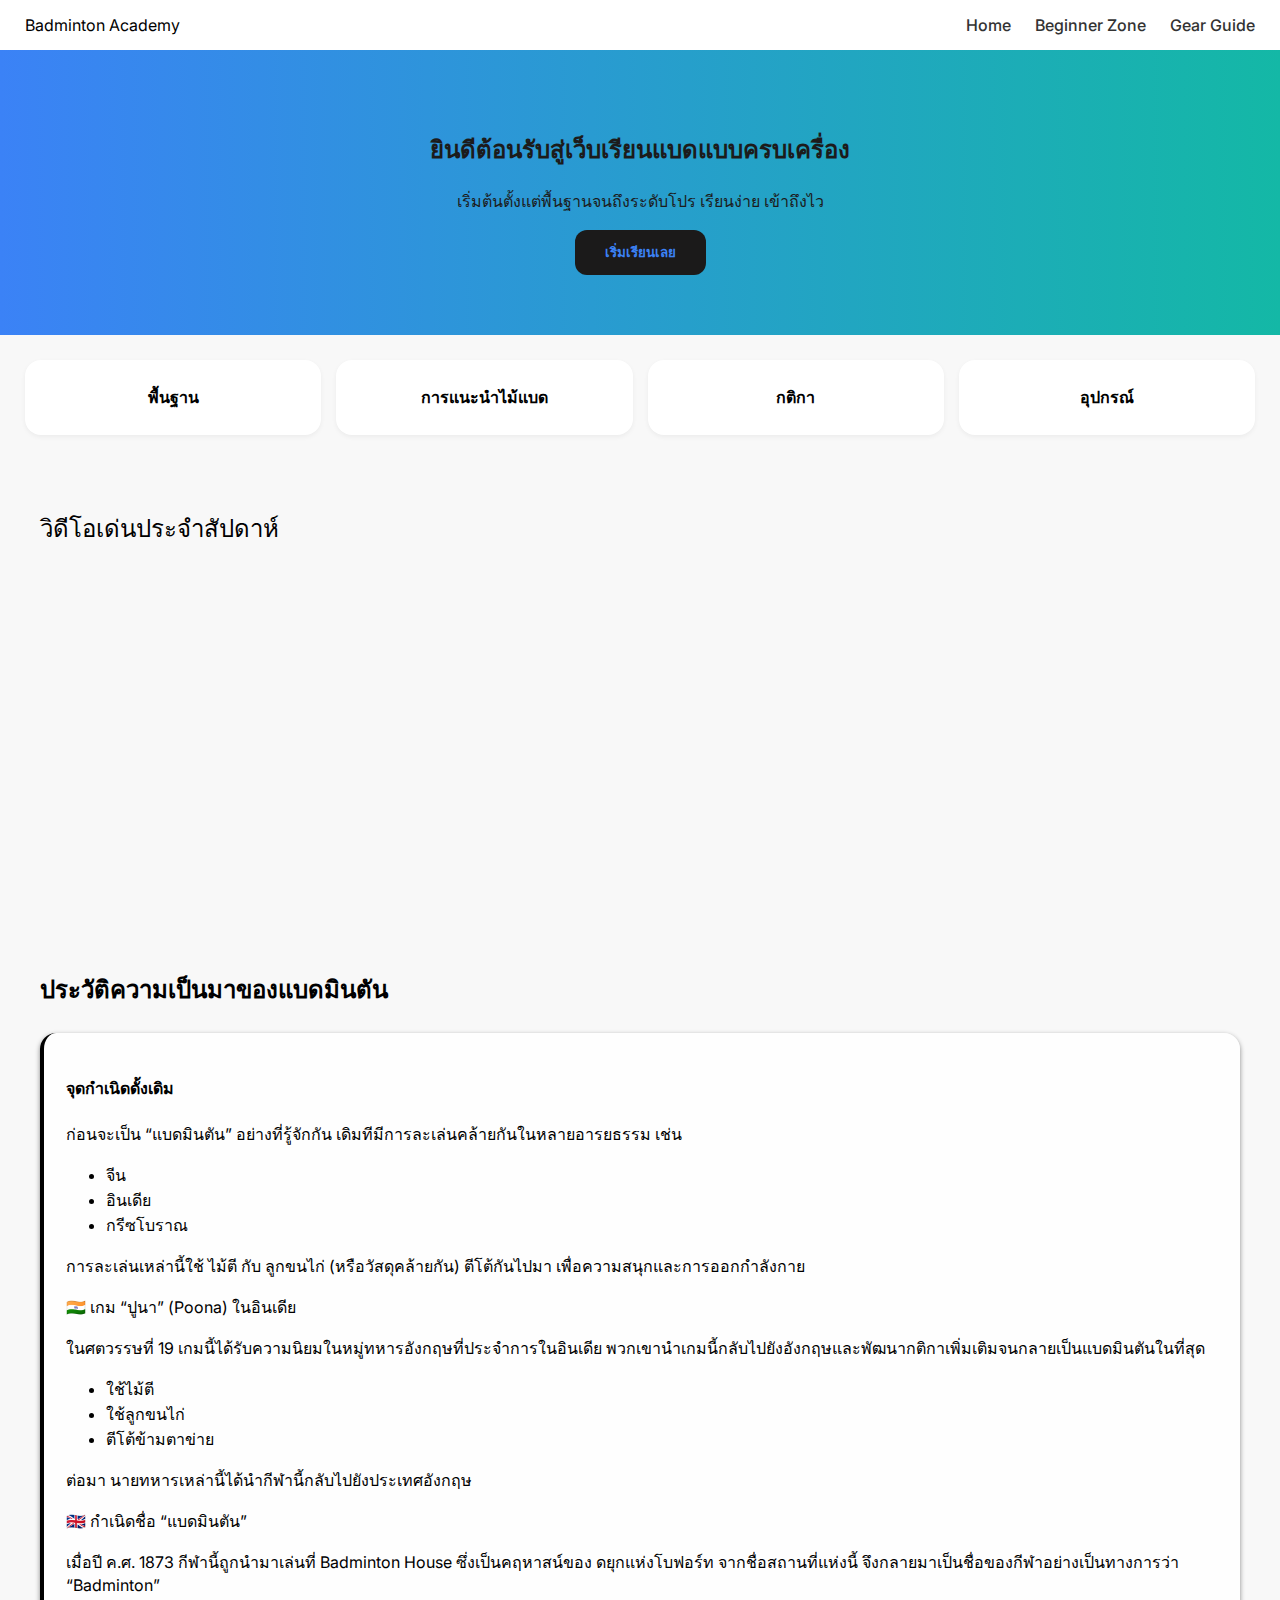
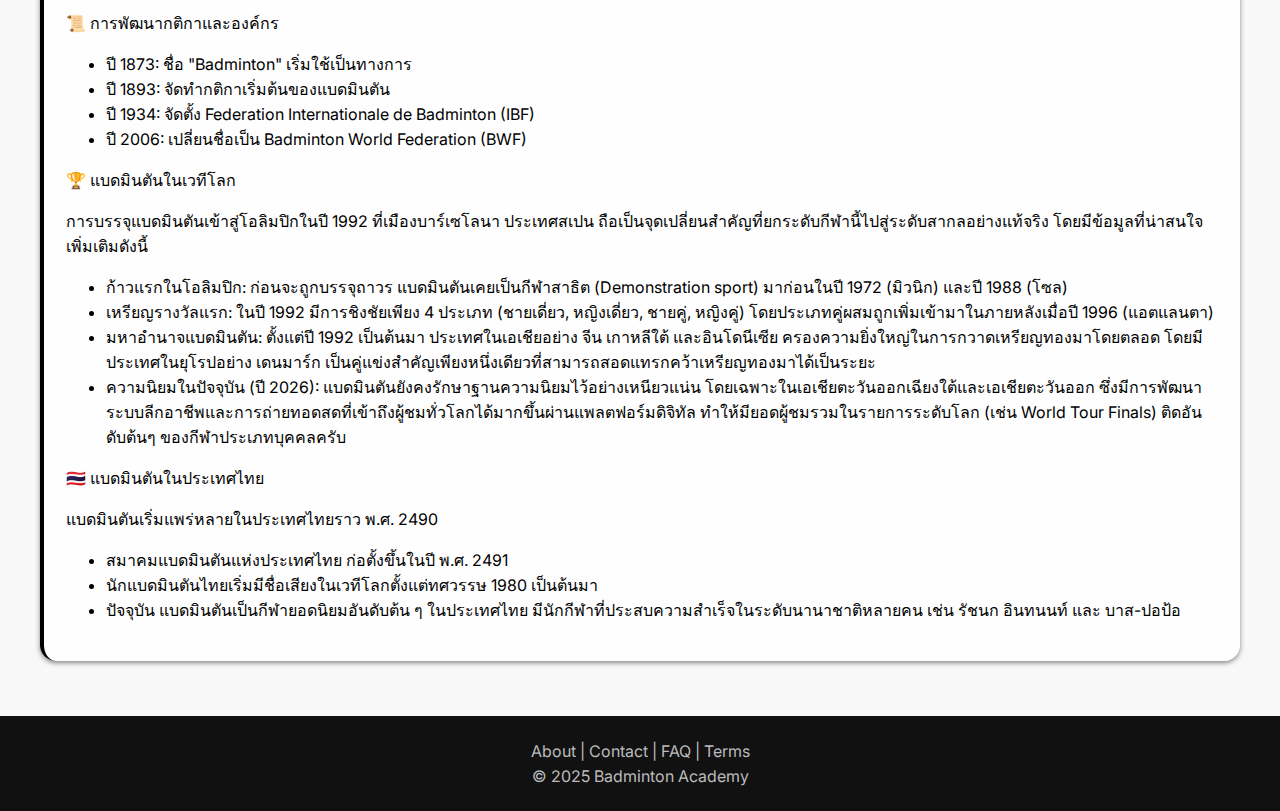
<file: index.html>
<!DOCTYPE html>
<html lang="th">
<head>
    <meta charset="UTF-8" />
    <meta name="viewport" content="width=device-width, initial-scale=1.0" />
    <title>Badminton Academy</title>
    <link rel="stylesheet" href="CSS/index.css"/>
    <!-- ฟอนต์ -->
    <link href="https://fonts.googleapis.com/css2?family=Inter:wght@300;400;600;700&display=swap" rel="stylesheet">



</head>
<body>

    <!-- Header -->
    <header class="navbar">
    <div class="logo">Badminton Academy</div>
    
    <nav class="nav-links">
        <a href="index.html" class="active">Home</a>
        <a href="beginner.html">Beginner Zone</a>
        <a href="gear.html">Gear Guide</a>
    </nav>

    <div class="hamburger" id="hamburger">
        <span></span>
        <span></span>
        <span></span>
    </div>
</header>

<div class="mobile-menu" id="mobileMenu">
    <a href="index.html">Home</a>
    <a href="beginner.html">Beginner Zone</a>
    <a href="gear.html">Gear Guide</a>
</div>
    

    <!-- Hero Section -->
    <section class="hero">
        <h2>ยินดีต้อนรับสู่เว็บเรียนแบดแบบครบเครื่อง</h2>
        <p>เริ่มต้นตั้งแต่พื้นฐานจนถึงระดับโปร เรียนง่าย เข้าถึงไว</p>
        <button onclick="window.location.href='beginner.html'">เริ่มเรียนเลย</button>
    </section>

    <!-- Quick Menu -->
    <section class="quick-menu">
        <div class="quick-card">พื้นฐาน</div>
        <div class="quick-card">การแนะนำไม้แบด</div>
        <div class="quick-card">กติกา</div>
        <div class="quick-card">อุปกรณ์</div>
    </section>

    <!-- Featured Video -->
    <section class="section">
        <div class="section-header">
            <h3 style="font-size: 24px; font-weight: 300;">วิดีโอเด่นประจำสัปดาห์</h3>
        <div class="video-wrap"><iframe width="560" height="315" src="https://www.youtube.com/embed/G2lVBetP6SA?si=-ykaRV-MfhweX28Q" title="YouTube video player" frameborder="0" allow="accelerometer; autoplay; clipboard-write; encrypted-media; gyroscope; picture-in-picture; web-share" referrerpolicy="strict-origin-when-cross-origin" allowfullscreen></iframe></div>
    </section>

    <!-- Articles Section -->
    <section class="section">
        <h3 style="font-size: 24px; font-weight: 700;">ประวัติความเป็นมาของแบดมินตัน</h3>
        <div class="articles">
            <div class="article-card">
                <h4>จุดกำเนิดดั้งเดิม</h4>
                <p>ก่อนจะเป็น “แบดมินตัน” อย่างที่รู้จักกัน เดิมทีมีการละเล่นคล้ายกันในหลายอารยธรรม เช่น</p>
                <ul>
                    <li>จีน</li>
                    <li>อินเดีย</li>
                    <li>กรีซโบราณ</li>
                </ul>
                <p>การละเล่นเหล่านี้ใช้ ไม้ตี กับ ลูกขนไก่ (หรือวัสดุคล้ายกัน) ตีโต้กันไปมา เพื่อความสนุกและการออกกำลังกาย</p>
                <p>🇮🇳 เกม “ปูนา” (Poona) ในอินเดีย</p>
                <p>ในศตวรรษที่ 19 เกมนี้ได้รับความนิยมในหมู่ทหารอังกฤษที่ประจำการในอินเดีย พวกเขานำเกมนี้กลับไปยังอังกฤษและพัฒนากติกาเพิ่มเติมจนกลายเป็นแบดมินตันในที่สุด</p>
                <ul>
                    <li>ใช้ไม้ตี</li>
                    <li>ใช้ลูกขนไก่</li>
                    <li>ตีโต้ข้ามตาข่าย</li>
                </ul>
                <p>ต่อมา นายทหารเหล่านี้ได้นำกีฬานี้กลับไปยังประเทศอังกฤษ</p>
                <P>🇬🇧 กำเนิดชื่อ “แบดมินตัน”</P>
                <p>เมื่อปี ค.ศ. 1873 กีฬานี้ถูกนำมาเล่นที่ Badminton House ซึ่งเป็นคฤหาสน์ของ ดยุกแห่งโบฟอร์ท
จากชื่อสถานที่แห่งนี้ จึงกลายมาเป็นชื่อของกีฬาอย่างเป็นทางการว่า “Badminton”</p>
<p>📜 การพัฒนากติกาและองค์กร</p>
<p><ul>
    <li>ปี 1873: ชื่อ "Badminton" เริ่มใช้เป็นทางการ</li>
    <li>ปี 1893: จัดทำกติกาเริ่มต้นของแบดมินตัน</li>
    <li>ปี 1934: จัดตั้ง Federation Internationale de Badminton (IBF)</li>
    <li>ปี 2006: เปลี่ยนชื่อเป็น Badminton World Federation (BWF)</li>
</ul></p>
<p>🏆 แบดมินตันในเวทีโลก</p>
<p>การบรรจุแบดมินตันเข้าสู่โอลิมปิกในปี 1992 ที่เมืองบาร์เซโลนา ประเทศสเปน ถือเป็นจุดเปลี่ยนสำคัญที่ยกระดับกีฬานี้ไปสู่ระดับสากลอย่างแท้จริง โดยมีข้อมูลที่น่าสนใจเพิ่มเติมดังนี้</p>
<p>
    <ul>
        <li>ก้าวแรกในโอลิมปิก: ก่อนจะถูกบรรจุถาวร แบดมินตันเคยเป็นกีฬาสาธิต (Demonstration sport) มาก่อนในปี 1972 (มิวนิก) และปี 1988 (โซล)</li>
        <li>เหรียญรางวัลแรก: ในปี 1992 มีการชิงชัยเพียง 4 ประเภท (ชายเดี่ยว, หญิงเดี่ยว, ชายคู่, หญิงคู่) โดยประเภทคู่ผสมถูกเพิ่มเข้ามาในภายหลังเมื่อปี 1996 (แอตแลนตา)</li>
        <li>มหาอำนาจแบดมินตัน: ตั้งแต่ปี 1992 เป็นต้นมา ประเทศในเอเชียอย่าง จีน เกาหลีใต้ และอินโดนีเซีย ครองความยิ่งใหญ่ในการกวาดเหรียญทองมาโดยตลอด โดยมีประเทศในยุโรปอย่าง เดนมาร์ก เป็นคู่แข่งสำคัญเพียงหนึ่งเดียวที่สามารถสอดแทรกคว้าเหรียญทองมาได้เป็นระยะ</li>
    <li>ความนิยมในปัจจุบัน (ปี 2026): แบดมินตันยังคงรักษาฐานความนิยมไว้อย่างเหนียวแน่น โดยเฉพาะในเอเชียตะวันออกเฉียงใต้และเอเชียตะวันออก ซึ่งมีการพัฒนาระบบลีกอาชีพและการถ่ายทอดสดที่เข้าถึงผู้ชมทั่วโลกได้มากขึ้นผ่านแพลตฟอร์มดิจิทัล ทำให้มียอดผู้ชมรวมในรายการระดับโลก (เช่น World Tour Finals) ติดอันดับต้นๆ ของกีฬาประเภทบุคคลครับ</li>
    </ul>
</p>
<p>🇹🇭 แบดมินตันในประเทศไทย</p>
<p>แบดมินตันเริ่มแพร่หลายในประเทศไทยราว พ.ศ. 2490</p>
<ul>
    <li>สมาคมแบดมินตันแห่งประเทศไทย ก่อตั้งขึ้นในปี พ.ศ. 2491</li>
    <li>นักแบดมินตันไทยเริ่มมีชื่อเสียงในเวทีโลกตั้งแต่ทศวรรษ 1980 เป็นต้นมา</li>
    <li>ปัจจุบัน แบดมินตันเป็นกีฬายอดนิยมอันดับต้น ๆ ในประเทศไทย มีนักกีฬาที่ประสบความสำเร็จในระดับนานาชาติหลายคน เช่น รัชนก อินทนนท์ และ บาส-ปอป้อ</li> 
</ul>

            </div>
          
    </section>

    <!-- Footer -->
    <footer>
        <p>About | Contact | FAQ | Terms</p>
        <p>© 2025 Badminton Academy</p>
    </footer>
    <script>
  const hamburger = document.getElementById('hamburger');
const mobileMenu = document.getElementById('mobileMenu');

hamburger.addEventListener('click', () => {
    // สลับคลาส active ให้กับทั้งเมนูและตัวปุ่มเอง
    mobileMenu.classList.toggle('active');
    hamburger.classList.toggle('toggle');

  });
</script>

</body>
</html>
</file>
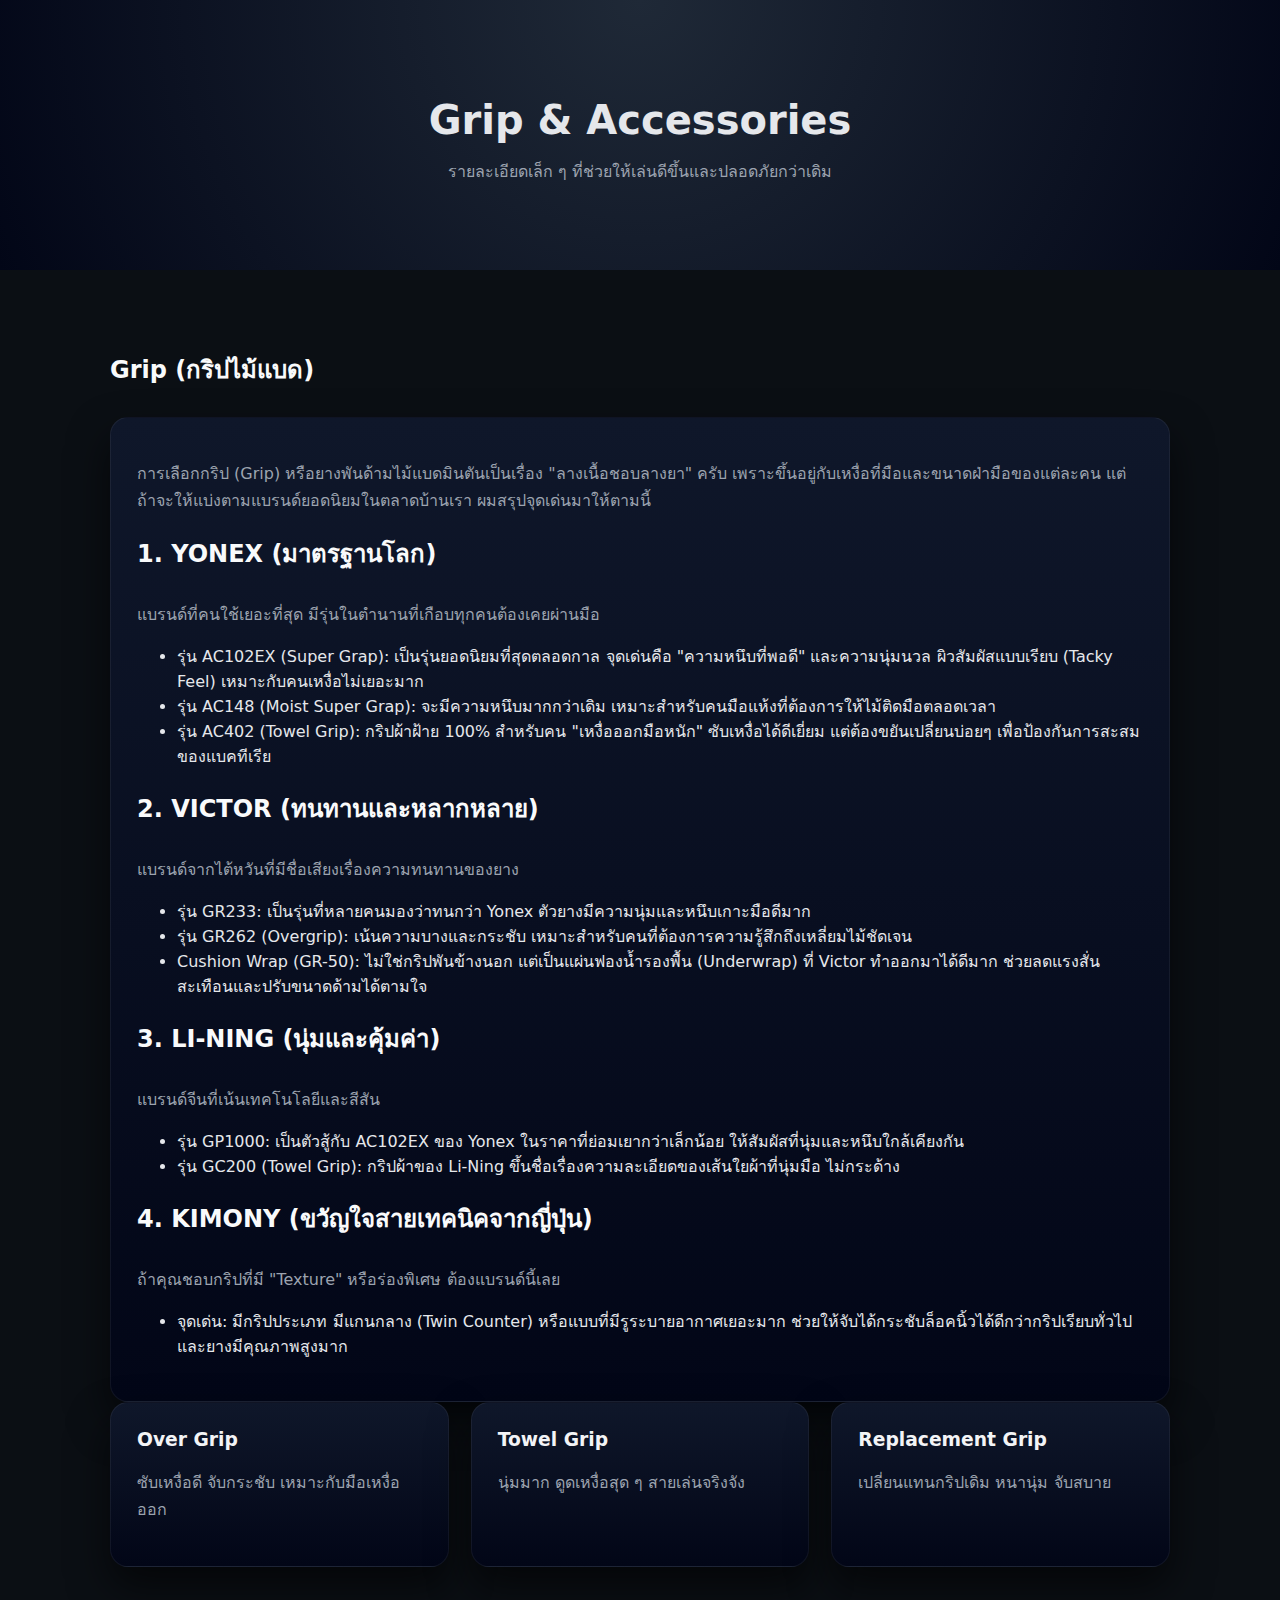
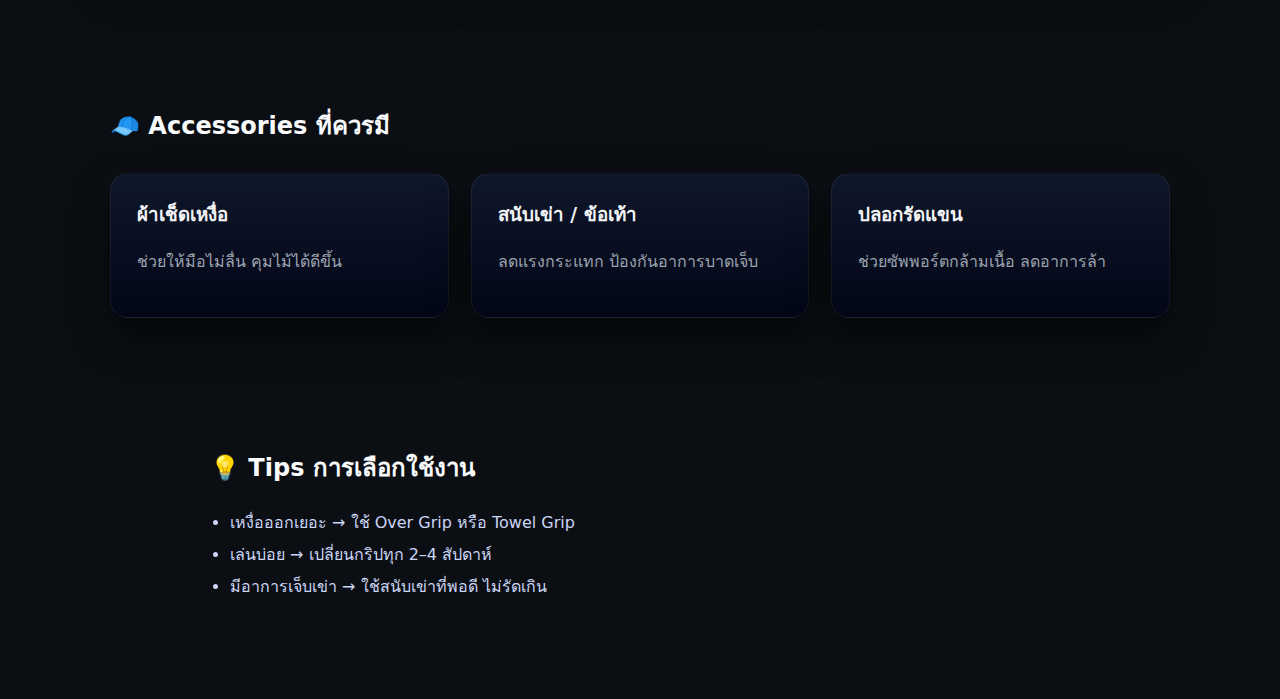
<file: accessory.html>
<!DOCTYPE html>
<html lang="th">
<head>
  <meta charset="UTF-8">
  <meta name="viewport" content="width=device-width, initial-scale=1.0">
  <title>Grip & Accessories | Badminton Learning</title>
  <link rel="stylesheet" href="CSS/accessory.css">
</head>
<body>

<section class="hero">
  <h1>Grip & Accessories</h1>
  <p>รายละเอียดเล็ก ๆ ที่ช่วยให้เล่นดีขึ้นและปลอดภัยกว่าเดิม</p>
</section>

<section class="section">
  <h2> Grip (กริปไม้แบด)</h2>
  <div class="card">
    <p>การเลือกกริป (Grip) หรือยางพันด้ามไม้แบดมินตันเป็นเรื่อง 
      "ลางเนื้อชอบลางยา" ครับ เพราะขึ้นอยู่กับเหงื่อที่มือและขนาดฝ่ามือของแต่ละคน 
      แต่ถ้าจะให้แบ่งตามแบรนด์ยอดนิยมในตลาดบ้านเรา ผมสรุปจุดเด่นมาให้ตามนี้</p>
      <h2>1. YONEX (มาตรฐานโลก)</h2>
      <p>แบรนด์ที่คนใช้เยอะที่สุด มีรุ่นในตำนานที่เกือบทุกคนต้องเคยผ่านมือ</p>
      <ul>
        <li>รุ่น AC102EX (Super Grap): เป็นรุ่นยอดนิยมที่สุดตลอดกาล จุดเด่นคือ "ความหนึบที่พอดี" และความนุ่มนวล ผิวสัมผัสแบบเรียบ (Tacky Feel) เหมาะกับคนเหงื่อไม่เยอะมาก</li>
        <li>รุ่น AC148 (Moist Super Grap): จะมีความหนึบมากกว่าเดิม เหมาะสำหรับคนมือแห้งที่ต้องการให้ไม้ติดมือตลอดเวลา</li>
        <li>รุ่น AC402 (Towel Grip): กริปผ้าฝ้าย 100% สำหรับคน "เหงื่อออกมือหนัก" ซับเหงื่อได้ดีเยี่ยม แต่ต้องขยันเปลี่ยนบ่อยๆ เพื่อป้องกันการสะสมของแบคทีเรีย</li>
        </ul>
        <h2>2. VICTOR (ทนทานและหลากหลาย)</h2>
        <p>แบรนด์จากไต้หวันที่มีชื่อเสียงเรื่องความทนทานของยาง</p>
        <ul>
          <li>รุ่น GR233: เป็นรุ่นที่หลายคนมองว่าทนกว่า Yonex ตัวยางมีความนุ่มและหนึบเกาะมือดีมาก</li>
          <li>รุ่น GR262 (Overgrip): เน้นความบางและกระชับ เหมาะสำหรับคนที่ต้องการความรู้สึกถึงเหลี่ยมไม้ชัดเจน</li>
          <li>Cushion Wrap (GR-50): ไม่ใช่กริปพันข้างนอก แต่เป็นแผ่นฟองน้ำรองพื้น (Underwrap) ที่ Victor ทำออกมาได้ดีมาก ช่วยลดแรงสั่นสะเทือนและปรับขนาดด้ามได้ตามใจ</li>
        </ul>
        <h2>3. LI-NING (นุ่มและคุ้มค่า)</h2>
        <p>แบรนด์จีนที่เน้นเทคโนโลยีและสีสัน</p>
        <ul>
          <li>รุ่น GP1000: เป็นตัวสู้กับ AC102EX ของ Yonex ในราคาที่ย่อมเยากว่าเล็กน้อย ให้สัมผัสที่นุ่มและหนึบใกล้เคียงกัน</li>
        <li>รุ่น GC200 (Towel Grip): กริปผ้าของ Li-Ning ขึ้นชื่อเรื่องความละเอียดของเส้นใยผ้าที่นุ่มมือ ไม่กระด้าง</li>
        
      </ul>
      <h2>4. KIMONY (ขวัญใจสายเทคนิคจากญี่ปุ่น)</h2>
      <p>ถ้าคุณชอบกริปที่มี "Texture" หรือร่องพิเศษ ต้องแบรนด์นี้เลย</p>
      <ul>
        <li>จุดเด่น: มีกริปประเภท มีแกนกลาง (Twin Counter) หรือแบบที่มีรูระบายอากาศเยอะมาก ช่วยให้จับได้กระชับล็อคนิ้วได้ดีกว่ากริปเรียบทั่วไป และยางมีคุณภาพสูงมาก</li>
      </ul>


  </div>


  <div class="grid">
    <div class="card">
      <h3>Over Grip</h3>
      <p>ซับเหงื่อดี จับกระชับ เหมาะกับมือเหงื่อออก</p>
    </div>

    <div class="card">
      <h3>Towel Grip</h3>
      <p>นุ่มมาก ดูดเหงื่อสุด ๆ สายเล่นจริงจัง</p>
    </div>

    <div class="card">
      <h3>Replacement Grip</h3>
      <p>เปลี่ยนแทนกริปเดิม หนานุ่ม จับสบาย</p>
    </div>
  </div>
</section>

<section class="section">
  <h2>🧢 Accessories ที่ควรมี</h2>

  <div class="grid">
    <div class="card">
      <h3>ผ้าเช็ดเหงื่อ</h3>
      <p>ช่วยให้มือไม่ลื่น คุมไม้ได้ดีขึ้น</p>
    </div>

    <div class="card">
      <h3>สนับเข่า / ข้อเท้า</h3>
      <p>ลดแรงกระแทก ป้องกันอาการบาดเจ็บ</p>
    </div>

    <div class="card">
      <h3>ปลอกรัดแขน</h3>
      <p>ช่วยซัพพอร์ตกล้ามเนื้อ ลดอาการล้า</p>
    </div>
  </div>
</section>

<section class="tips">
  <h2>💡 Tips การเลือกใช้งาน</h2>
  <ul>
    <li>เหงื่อออกเยอะ → ใช้ Over Grip หรือ Towel Grip</li>
    <li>เล่นบ่อย → เปลี่ยนกริปทุก 2–4 สัปดาห์</li>
    <li>มีอาการเจ็บเข่า → ใช้สนับเข่าที่พอดี ไม่รัดเกิน</li>
  </ul>
</section>

</body>
</html>
</file>
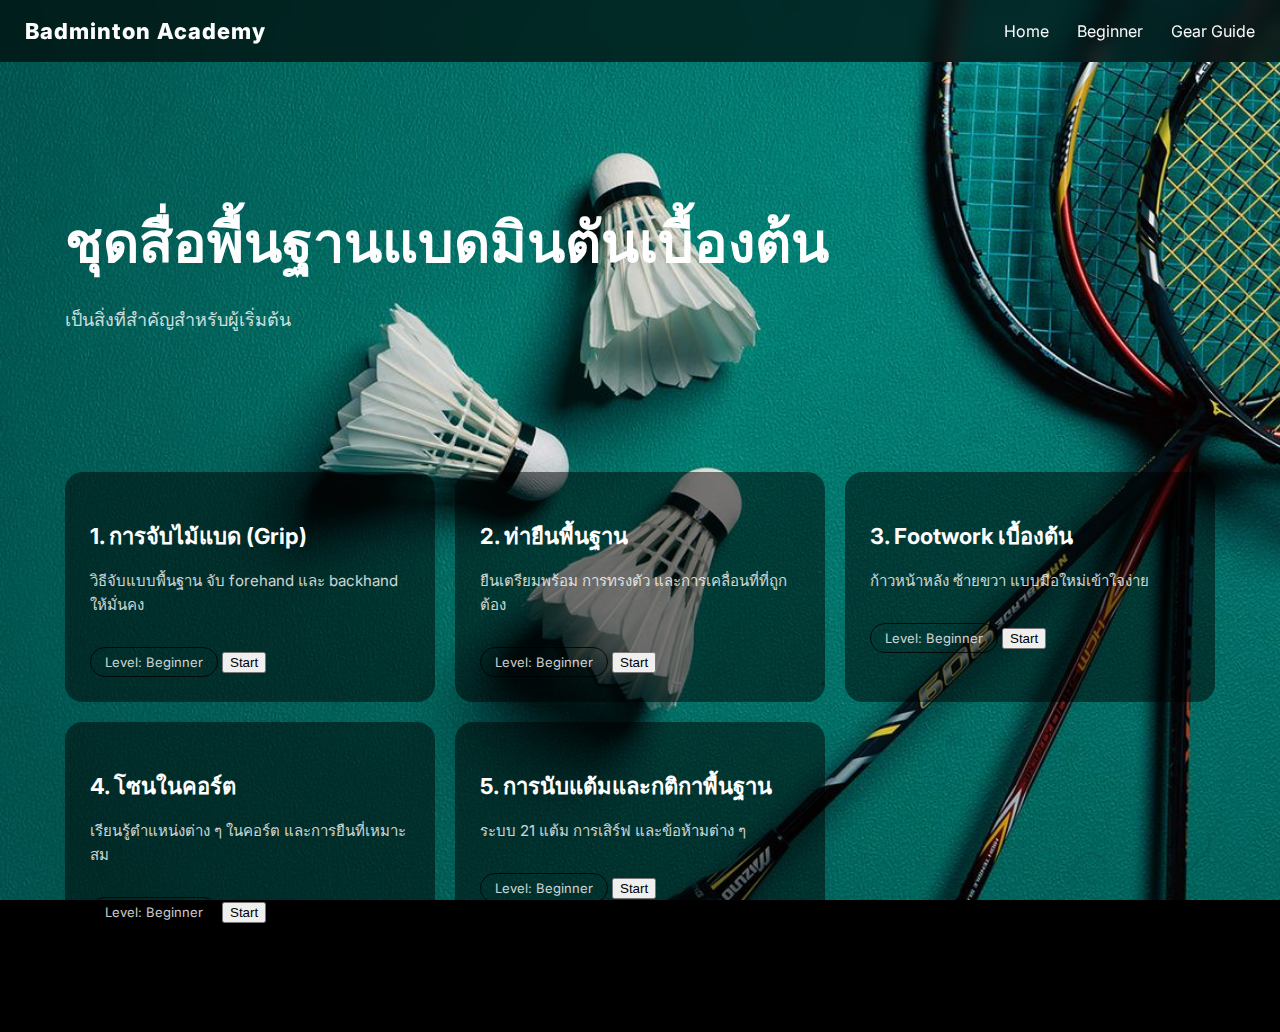
<file: beginner.html>
<!DOCTYPE html>
<html lang="th">
<head>
  <meta charset="UTF-8" />
  <meta name="viewport" content="width=device-width, initial-scale=1.0" />
  <title>Training Program | Badminton Academy</title>
  <link rel="stylesheet" href="CSS/beginner.css"/>

  <link href="https://fonts.googleapis.com/css2?family=Inter:wght@300;400;600;800&display=swap" rel="stylesheet">
<style>
    body {
      background-image: url("bad7.jpg");
      background-size: cover;
      background-attachment: fixed;
    }
  </style>
  
</head>

<body>

<!-- ===== NAVBAR ===== -->
<div class="navbar">
  <div class="logo">Badminton Academy</div>

  <div class="nav-links">
    <a href="index.html">Home</a>
    <a href="beginner.html">Beginner</a>
    <a href="gear.html">Gear Guide</a>
    
  </div>

  <div class="hamburger" id="hamburger">
    <span></span>
    <span></span>
    <span></span>
  </div>
</div>

<!-- ===== MOBILE MENU ===== -->
<div class="mobile-menu" id="mobileMenu">
  <a href="index.html">Home</a>
  <a href="beginner.html">Beginner</a>
  <a href="gear.html">Gear Guide</a>
  
</div>

<!-- ===== HERO ===== -->
<section class="hero">
  <h1>ชุดสื่อพื้นฐานแบดมินตันเบื้องต้น</h1>
  <p>เป็นสิ่งที่สำคัญสำหรับผู้เริ่มต้น</p>
</section>

<!-- ===== TRAINING CONTENT ===== -->
<section class="training">
  <div class="training-grid">

    <div class="card">
      <h3>1. การจับไม้แบด (Grip)</h3>
      <p>
        วิธีจับแบบพื้นฐาน จับ forehand และ backhand ให้มั่นคง
      </p>
      <span class="tag">Level: Beginner</span>
      <button onclick="window.location.href='grip.html'">Start</button>
    </div>

    <div class="card">
      <h3>2. ท่ายืนพื้นฐาน</h3>
      <p>
        ยืนเตรียมพร้อม การทรงตัว และการเคลื่อนที่ที่ถูกต้อง
      </p>
      <span class="tag">Level: Beginner</span>
      <button onclick="window.location.href='stance.html'">Start</button>
    </div>

    <div class="card">
      <h3>3. Footwork เบื้องต้น</h3>
      <p>
        ก้าวหน้าหลัง ซ้ายขวา แบบมือใหม่เข้าใจง่าย
      </p>
      <span class="tag">Level: Beginner</span>
      <button onclick="window.location.href='footwork.html'">Start</button>
    </div>

    <div class="card">
      <h3>4. โซนในคอร์ต</h3>
      <p>
        เรียนรู้ตำแหน่งต่าง ๆ ในคอร์ต และการยืนที่เหมาะสม
      </p>
      <span class="tag">Level: Beginner</span>
    <button onclick="window.location.href='court-zone.html'">Start</button>
    </div>

    <div class="card">
      <h3>5. การนับแต้มและกติกาพื้นฐาน</h3>
      <p>
        ระบบ 21 แต้ม การเสิร์ฟ และข้อห้ามต่าง ๆ
      </p>
      <span class="tag">Level: Beginner</span>
      <button onclick="window.location.href='rules-score.html'">Start</button>
    </div>

  </div>
</section>

<script>
  const hamburger = document.getElementById('hamburger');
  const mobileMenu = document.getElementById('mobileMenu');

  hamburger.addEventListener('click', () => {
    mobileMenu.classList.toggle('active');
  });
</script>

</body>
</html>
</file>
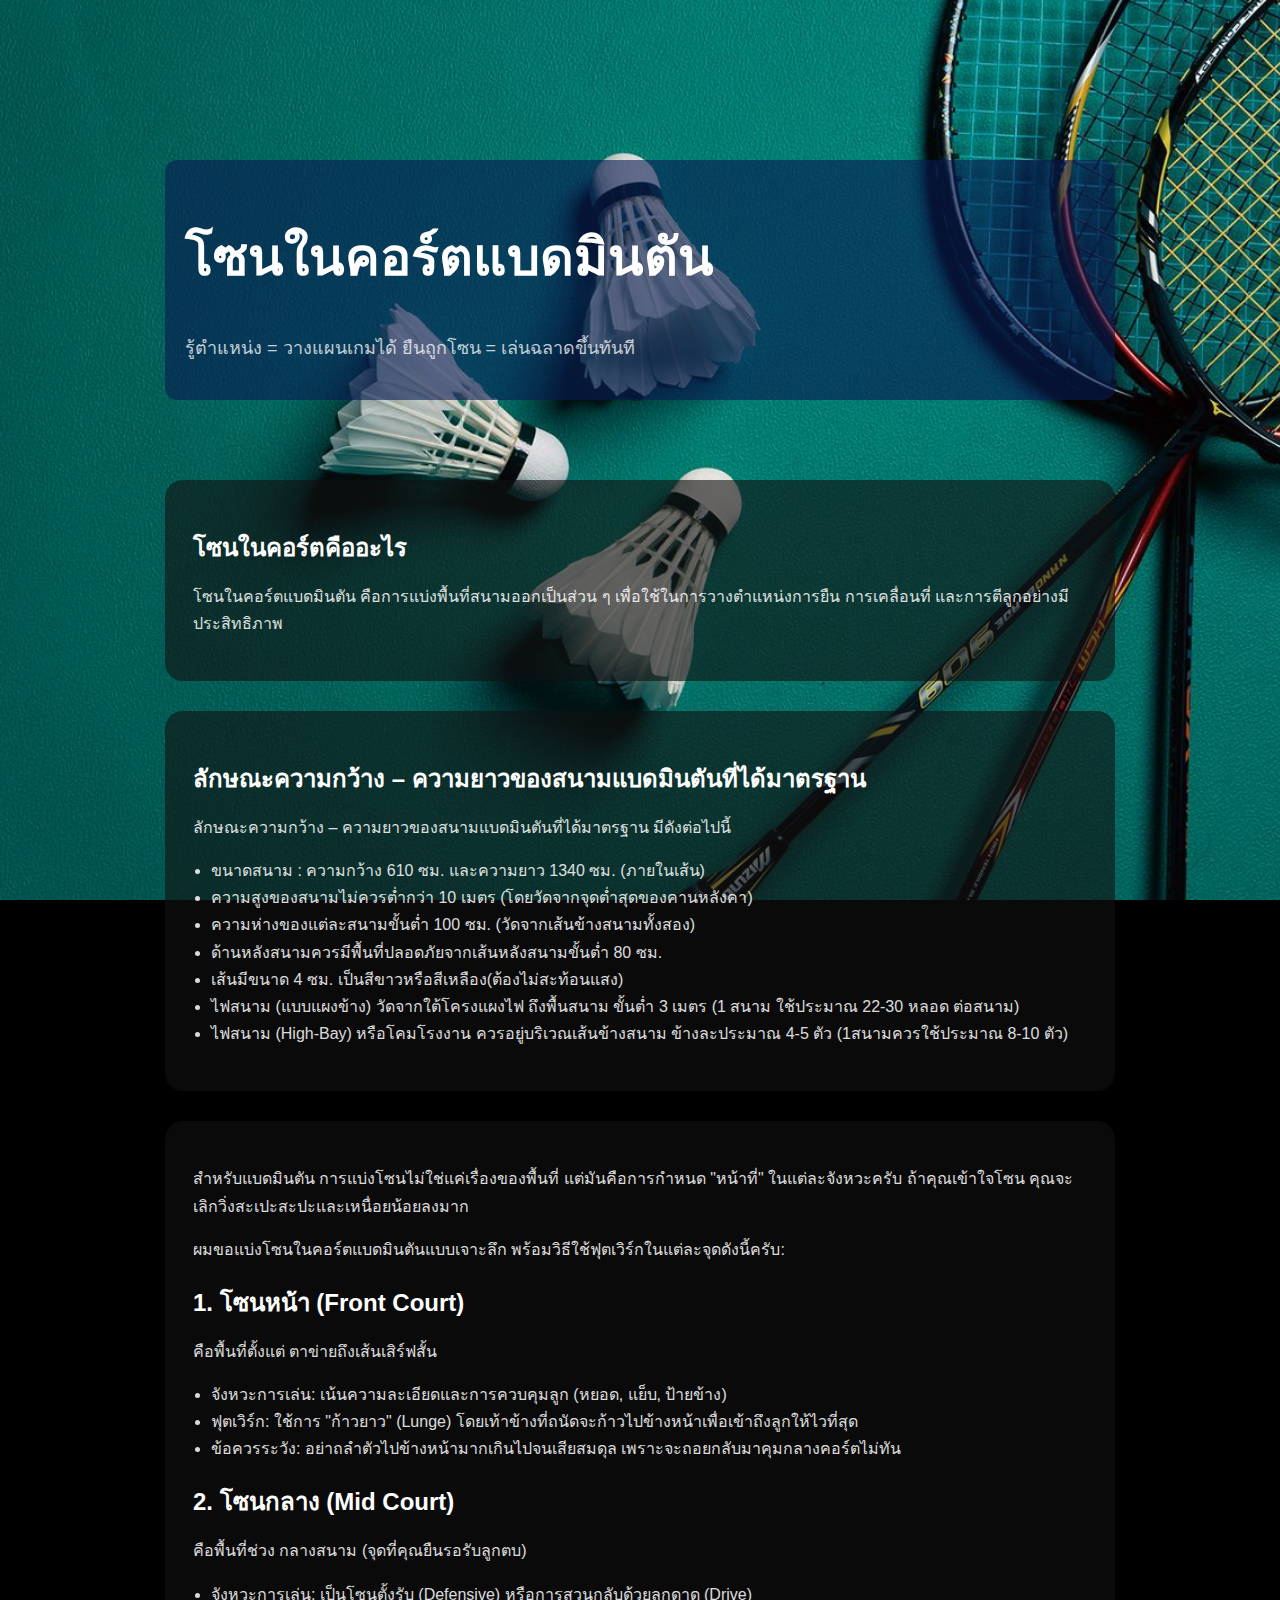
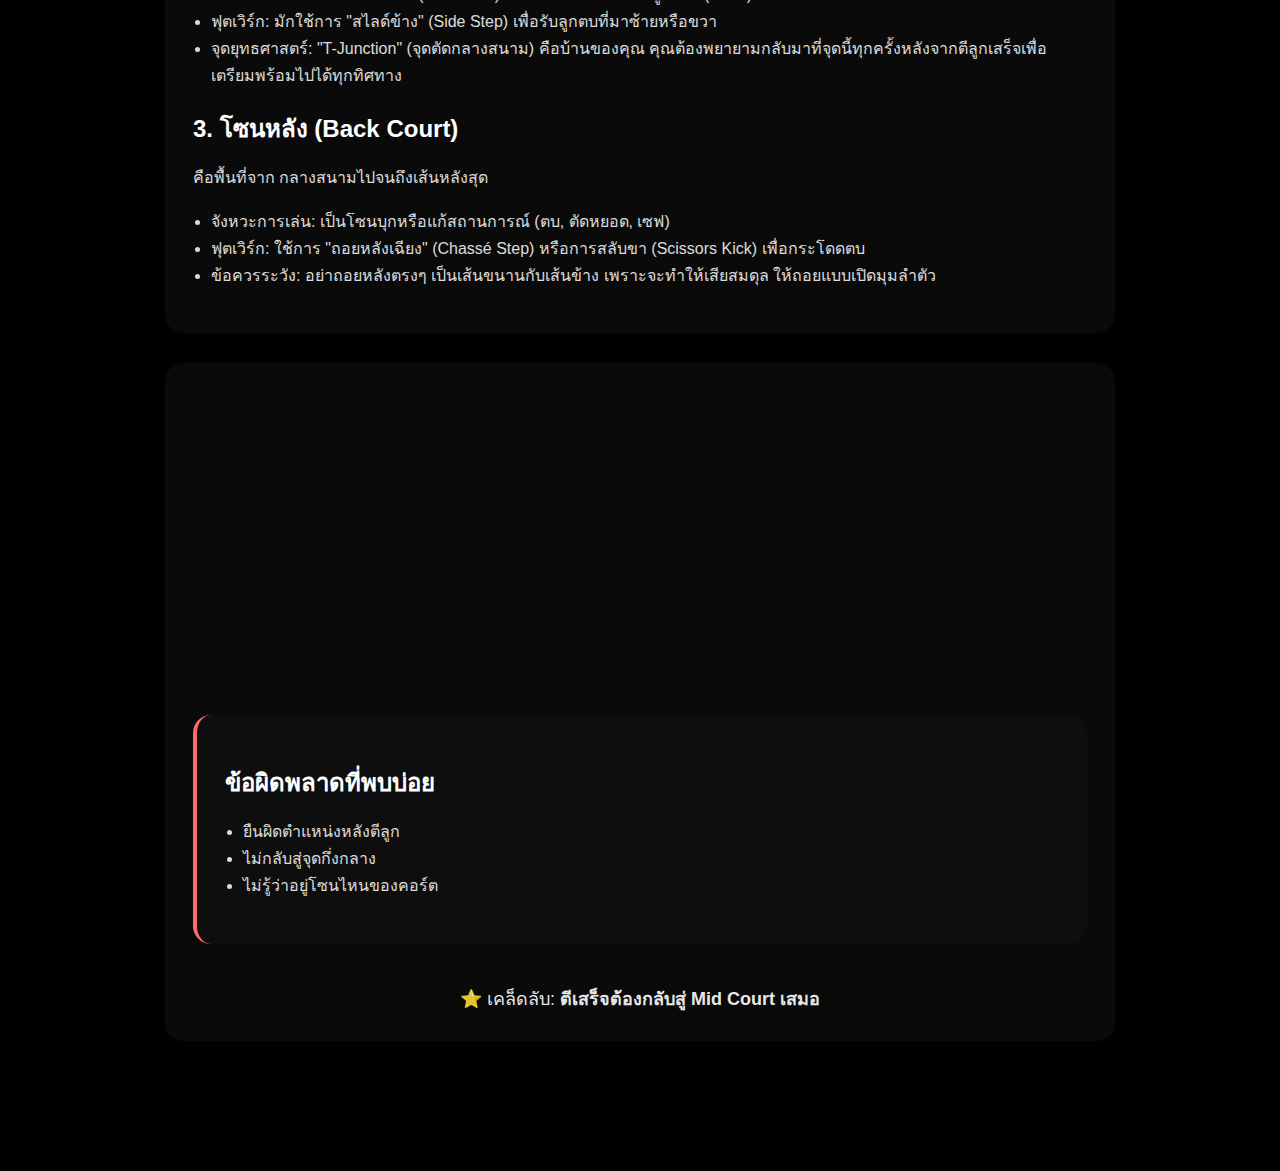
<file: court-zone.html>
<!DOCTYPE html>
<html lang="th">
<head>
  <meta charset="UTF-8">
  <meta name="viewport" content="width=device-width, initial-scale=1.0">
  <title>Court Zones | Badminton Skills</title>
  <link rel="stylesheet" href="CSS/court-zone.css">
<style>
    body {
      background-image: url("bad7.jpg");
      background-size: cover;
      background-attachment: fixed;
    }
  </style>

</head>
<body>

<!-- HERO -->
<section class="hero">
  <div class="overlay">
  <h1>โซนในคอร์ตแบดมินตัน</h1>
  <p>
    รู้ตำแหน่ง = วางแผนเกมได้  
    ยืนถูกโซน = เล่นฉลาดขึ้นทันที
  </p>
  </div>
</section>

<!-- CONTENT -->
<section class="content">

  <div class="card">
    <h2>โซนในคอร์ตคืออะไร</h2>
    <p>
      โซนในคอร์ตแบดมินตัน คือการแบ่งพื้นที่สนามออกเป็นส่วน ๆ  
      เพื่อใช้ในการวางตำแหน่งการยืน การเคลื่อนที่ และการตีลูกอย่างมีประสิทธิภาพ
    </p>
  </div>
  <div class="card">
    <h2>ลักษณะความกว้าง – ความยาวของสนามแบดมินตันที่ได้มาตรฐาน</h2>
    <p>
      ลักษณะความกว้าง – ความยาวของสนามแบดมินตันที่ได้มาตรฐาน มีดังต่อไปนี้
    </p>
    <ul>
      <li>ขนาดสนาม : ความกว้าง 610 ซม. และความยาว 1340 ซม. (ภายในเส้น)</li>
      <li>ความสูงของสนามไม่ควรต่ำกว่า 10 เมตร (โดยวัดจากจุดต่ำสุดของคานหลังคา)</li>
      <li>ความห่างของแต่ละสนามขั้นต่ำ 100 ซม. (วัดจากเส้นข้างสนามทั้งสอง)</li>
      <li>ด้านหลังสนามควรมีพื้นที่ปลอดภัยจากเส้นหลังสนามขั้นต่ำ 80 ซม.</li>
      <li>เส้นมีขนาด 4 ซม. เป็นสีขาวหรือสีเหลือง(ต้องไม่สะท้อนแสง)</li>
      <li>ไฟสนาม (แบบแผงข้าง) วัดจากใต้โครงแผงไฟ ถึงพื้นสนาม ขั้นต่ำ 3 เมตร (1 สนาม ใช้ประมาณ 22-30 หลอด ต่อสนาม)</li>
      <li>ไฟสนาม (High-Bay) หรือโคมโรงงาน ควรอยู่บริเวณเส้นข้างสนาม ข้างละประมาณ 4-5 ตัว (1สนามควรใช้ประมาณ 8-10 ตัว)</li>
    </ul>
  </div>
  <div class="card">
    <p>สำหรับแบดมินตัน การแบ่งโซนไม่ใช่แค่เรื่องของพื้นที่ แต่มันคือการกำหนด "หน้าที่" 
      ในแต่ละจังหวะครับ ถ้าคุณเข้าใจโซน คุณจะเลิกวิ่งสะเปะสะปะและเหนื่อยน้อยลงมาก</p>
      <p>ผมขอแบ่งโซนในคอร์ตแบดมินตันแบบเจาะลึก พร้อมวิธีใช้ฟุตเวิร์กในแต่ละจุดดังนี้ครับ:</p>
      <h2><b>1. โซนหน้า (Front Court)</b></h2>
      <p>คือพื้นที่ตั้งแต่ ตาข่ายถึงเส้นเสิร์ฟสั้น</p>
      <ul>
        <li>จังหวะการเล่น: เน้นความละเอียดและการควบคุมลูก (หยอด, แย็บ, ป้ายข้าง)</li>
        <li>ฟุตเวิร์ก: ใช้การ "ก้าวยาว" (Lunge) โดยเท้าข้างที่ถนัดจะก้าวไปข้างหน้าเพื่อเข้าถึงลูกให้ไวที่สุด</li>
        <li>ข้อควรระวัง: อย่าถลำตัวไปข้างหน้ามากเกินไปจนเสียสมดุล เพราะจะถอยกลับมาคุมกลางคอร์ตไม่ทัน</li>
      </ul>
      <h2><b>2. โซนกลาง (Mid Court)</b></h2>
      <p>คือพื้นที่ช่วง กลางสนาม (จุดที่คุณยืนรอรับลูกตบ)</p>
      <ul>
        <li>จังหวะการเล่น: เป็นโซนตั้งรับ (Defensive) หรือการสวนกลับด้วยลูกดาด (Drive)</li>
        <li>ฟุตเวิร์ก: มักใช้การ "สไลด์ข้าง" (Side Step) เพื่อรับลูกตบที่มาซ้ายหรือขวา</li>
        <li>จุดยุทธศาสตร์: "T-Junction" (จุดตัดกลางสนาม) คือบ้านของคุณ คุณต้องพยายามกลับมาที่จุดนี้ทุกครั้งหลังจากตีลูกเสร็จเพื่อเตรียมพร้อมไปได้ทุกทิศทาง</li>
      </ul>
      <h2><b>3. โซนหลัง (Back Court)</b></h2>
      <p>คือพื้นที่จาก กลางสนามไปจนถึงเส้นหลังสุด</p>
      <ul>
        <li>จังหวะการเล่น: เป็นโซนบุกหรือแก้สถานการณ์ (ตบ, ตัดหยอด, เซฟ)</li>
        <li>ฟุตเวิร์ก: ใช้การ "ถอยหลังเฉียง" (Chassé Step) หรือการสลับขา (Scissors Kick) เพื่อกระโดดตบ</li>
        <li>ข้อควรระวัง: อย่าถอยหลังตรงๆ เป็นเส้นขนานกับเส้นข้าง เพราะจะทำให้เสียสมดุล ให้ถอยแบบเปิดมุมลำตัว</li>
      </ul>


  </div>

  <div class="card">
    <div class="video-wrap">
      <iframe width="560" height="315" src="https://www.youtube.com/embed/a7ajExQKOvY?si=HQTLobDnGvEYE-Fz" title="YouTube video player" frameborder="0" allow="accelerometer; autoplay; clipboard-write; encrypted-media; gyroscope; picture-in-picture; web-share" referrerpolicy="strict-origin-when-cross-origin" allowfullscreen></iframe>
    </div>

  <div class="card warning">
    <h2>ข้อผิดพลาดที่พบบ่อย</h2>
    <ul>
      <li>ยืนผิดตำแหน่งหลังตีลูก</li>
      <li>ไม่กลับสู่จุดกึ่งกลาง</li>
      <li>ไม่รู้ว่าอยู่โซนไหนของคอร์ต</li>
    </ul>
  </div>

  <div class="tip">
    ⭐ เคล็ดลับ: <strong>ตีเสร็จต้องกลับสู่ Mid Court เสมอ</strong>
  </div>

</section>

</body>
</html>
</file>
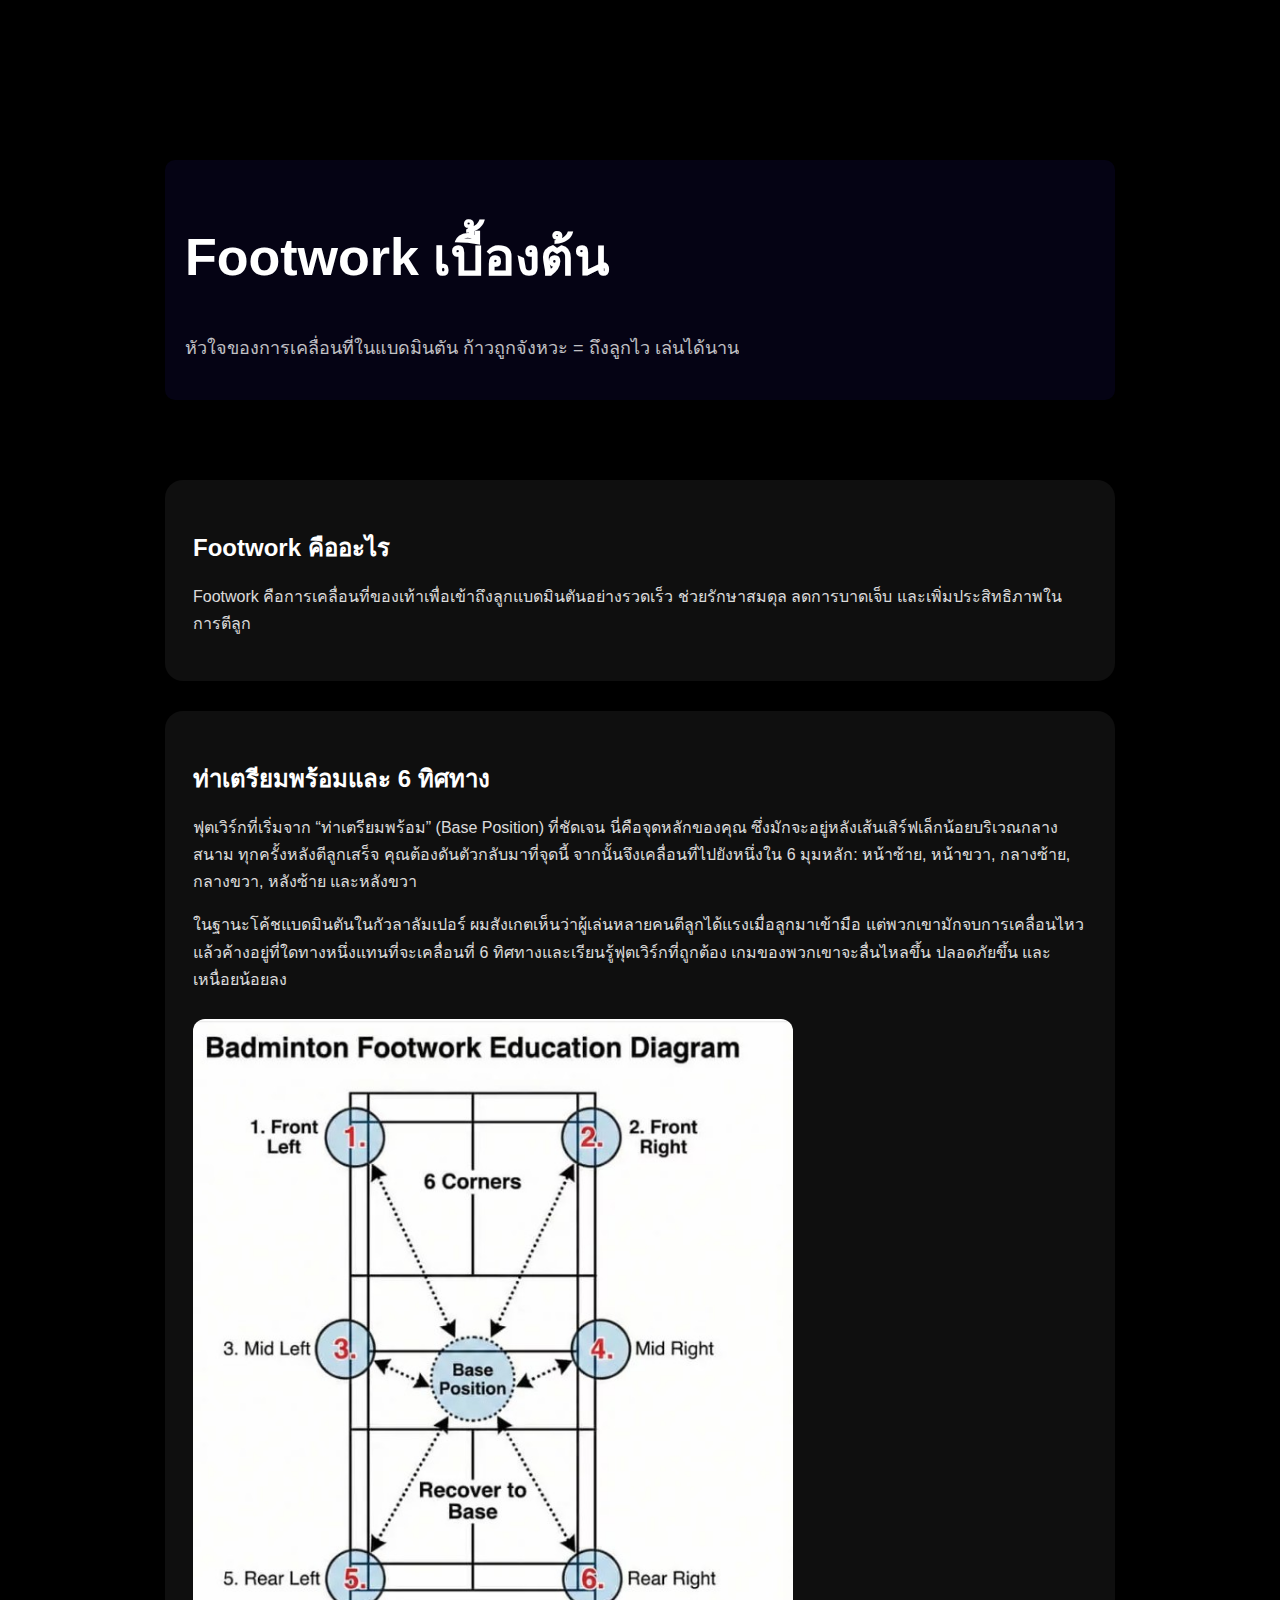
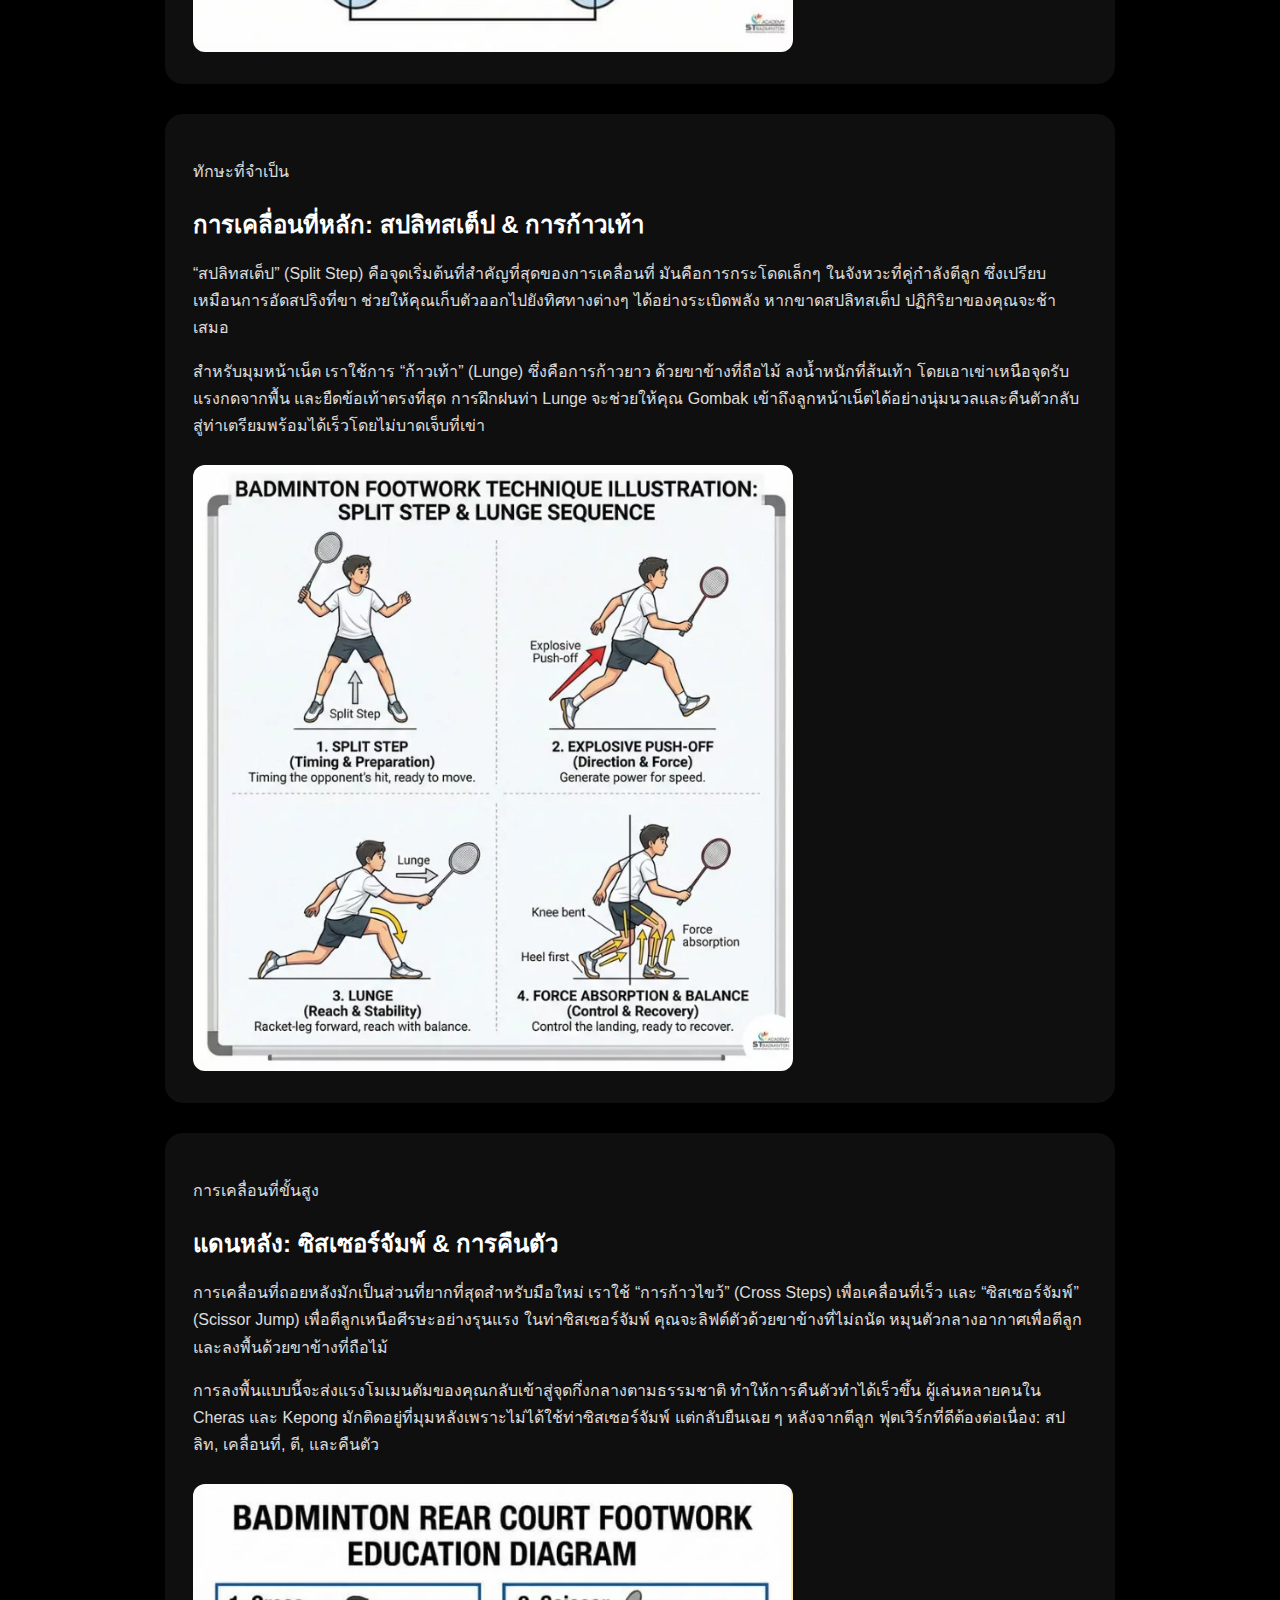
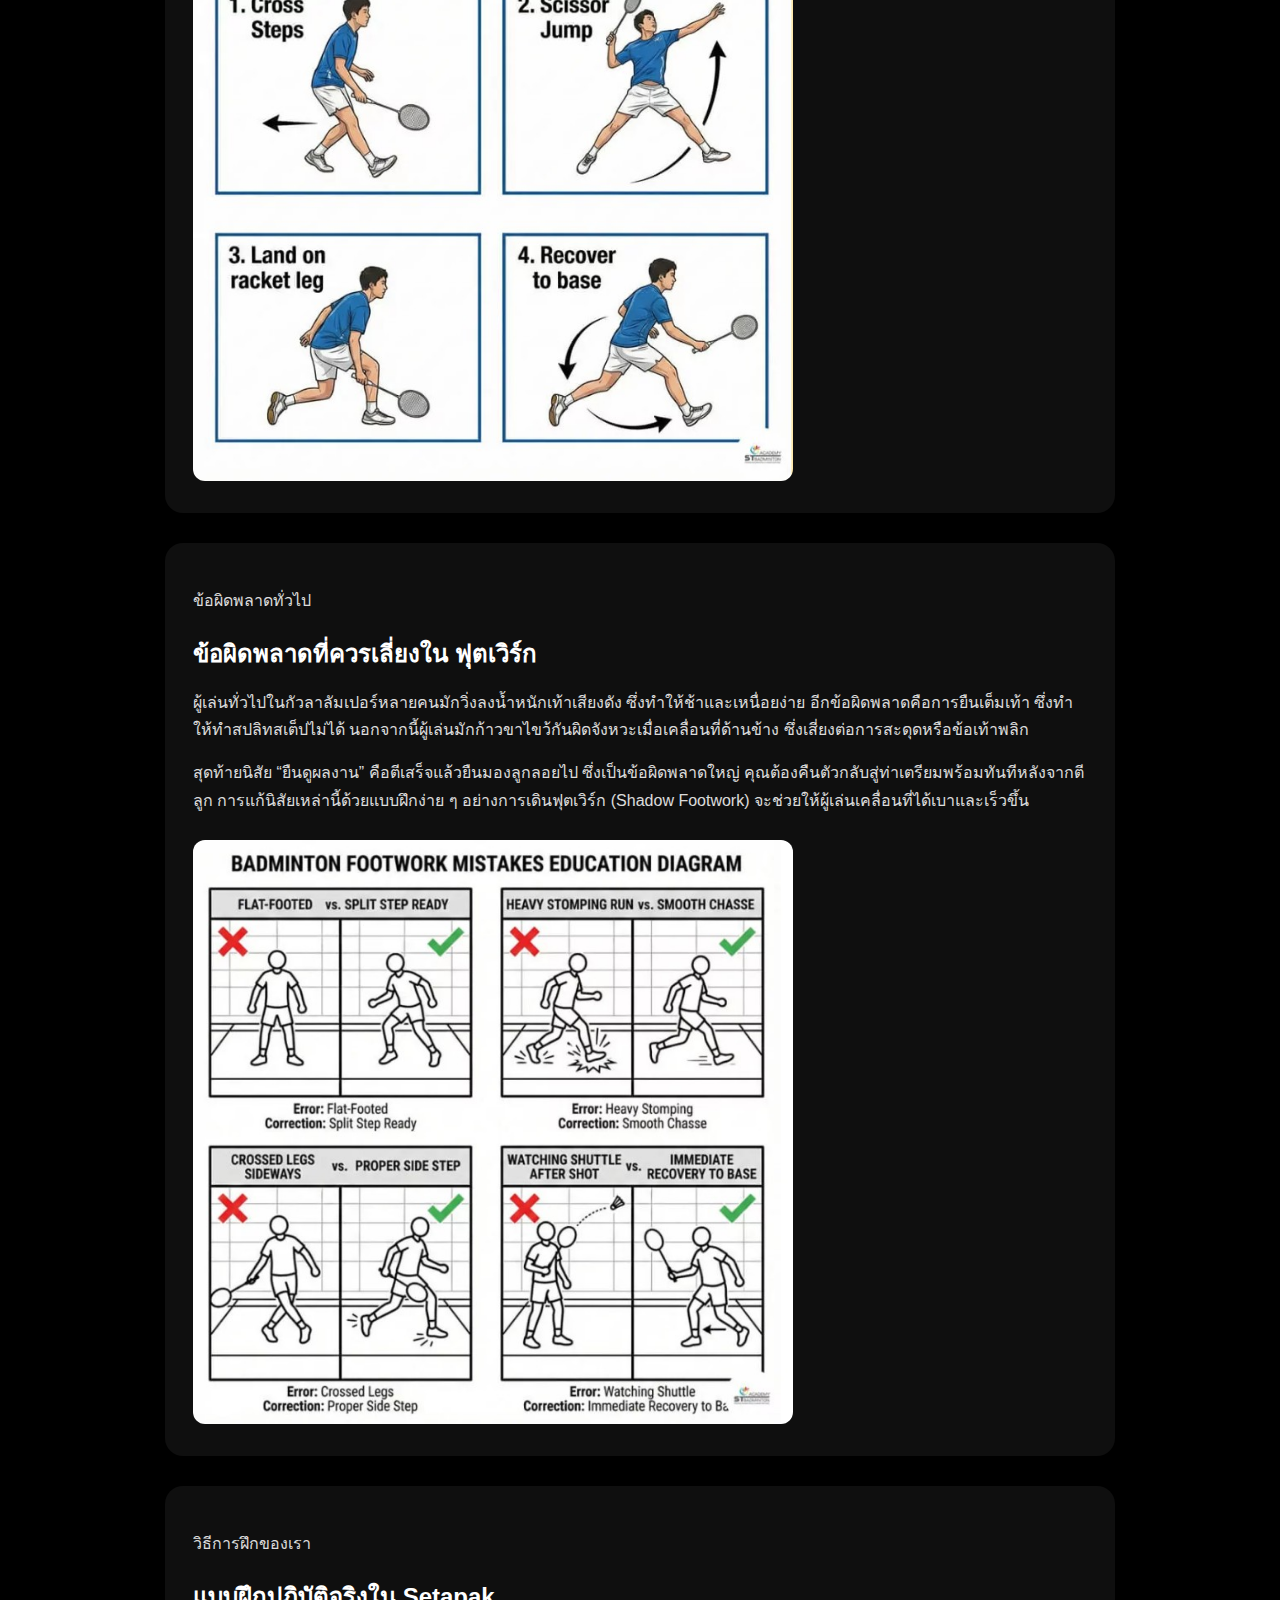
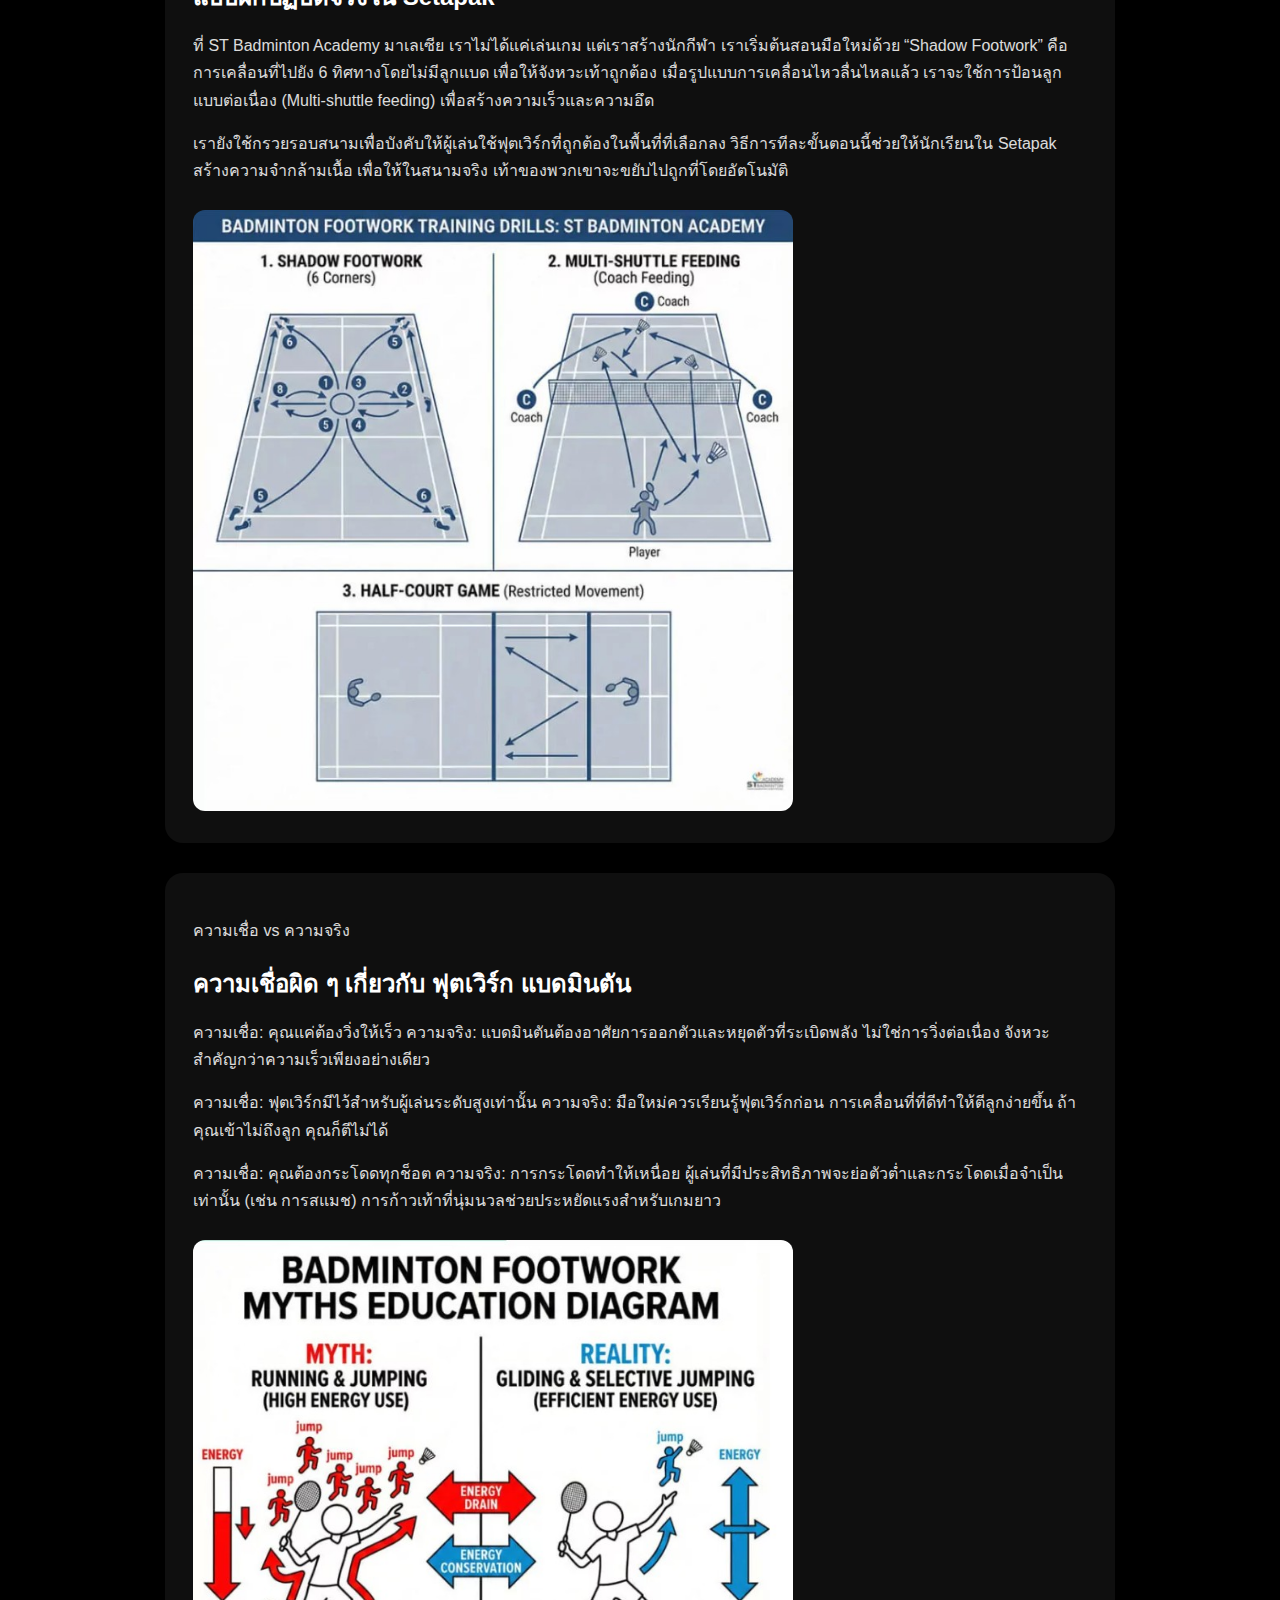
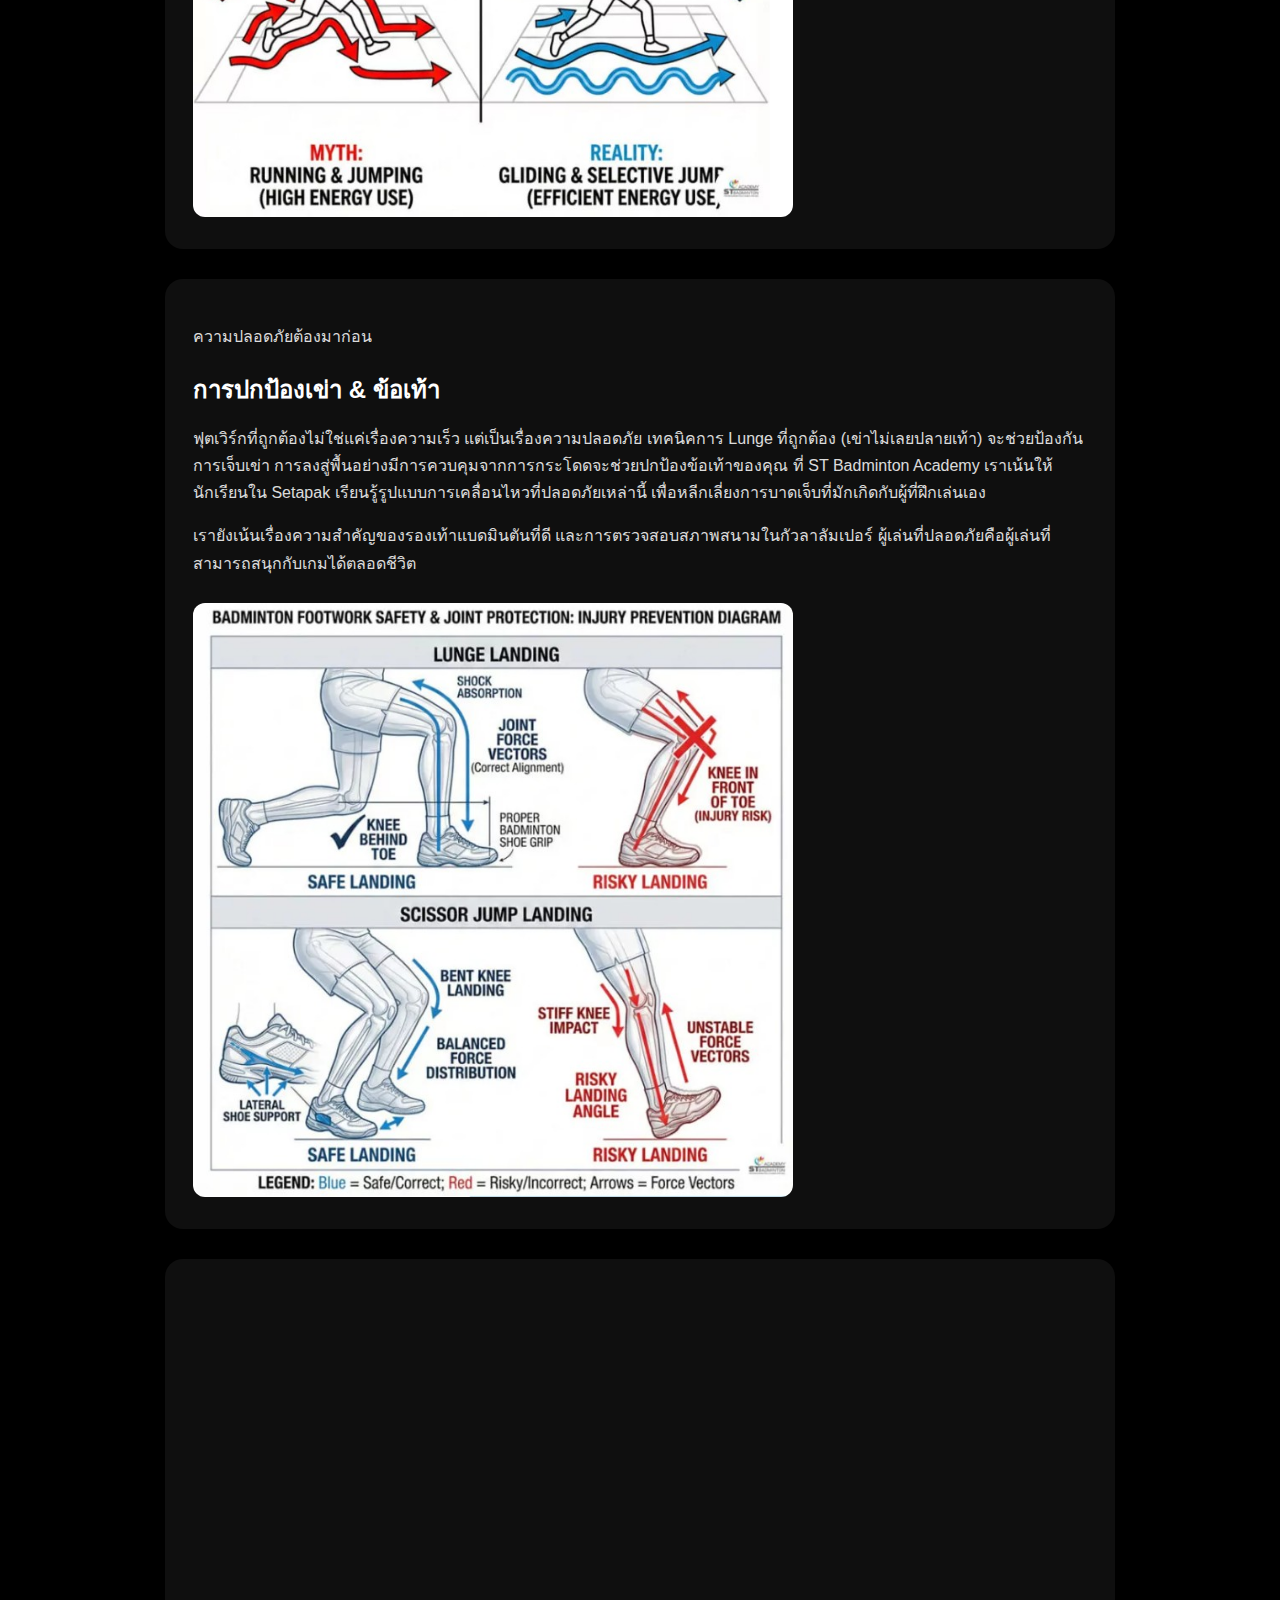
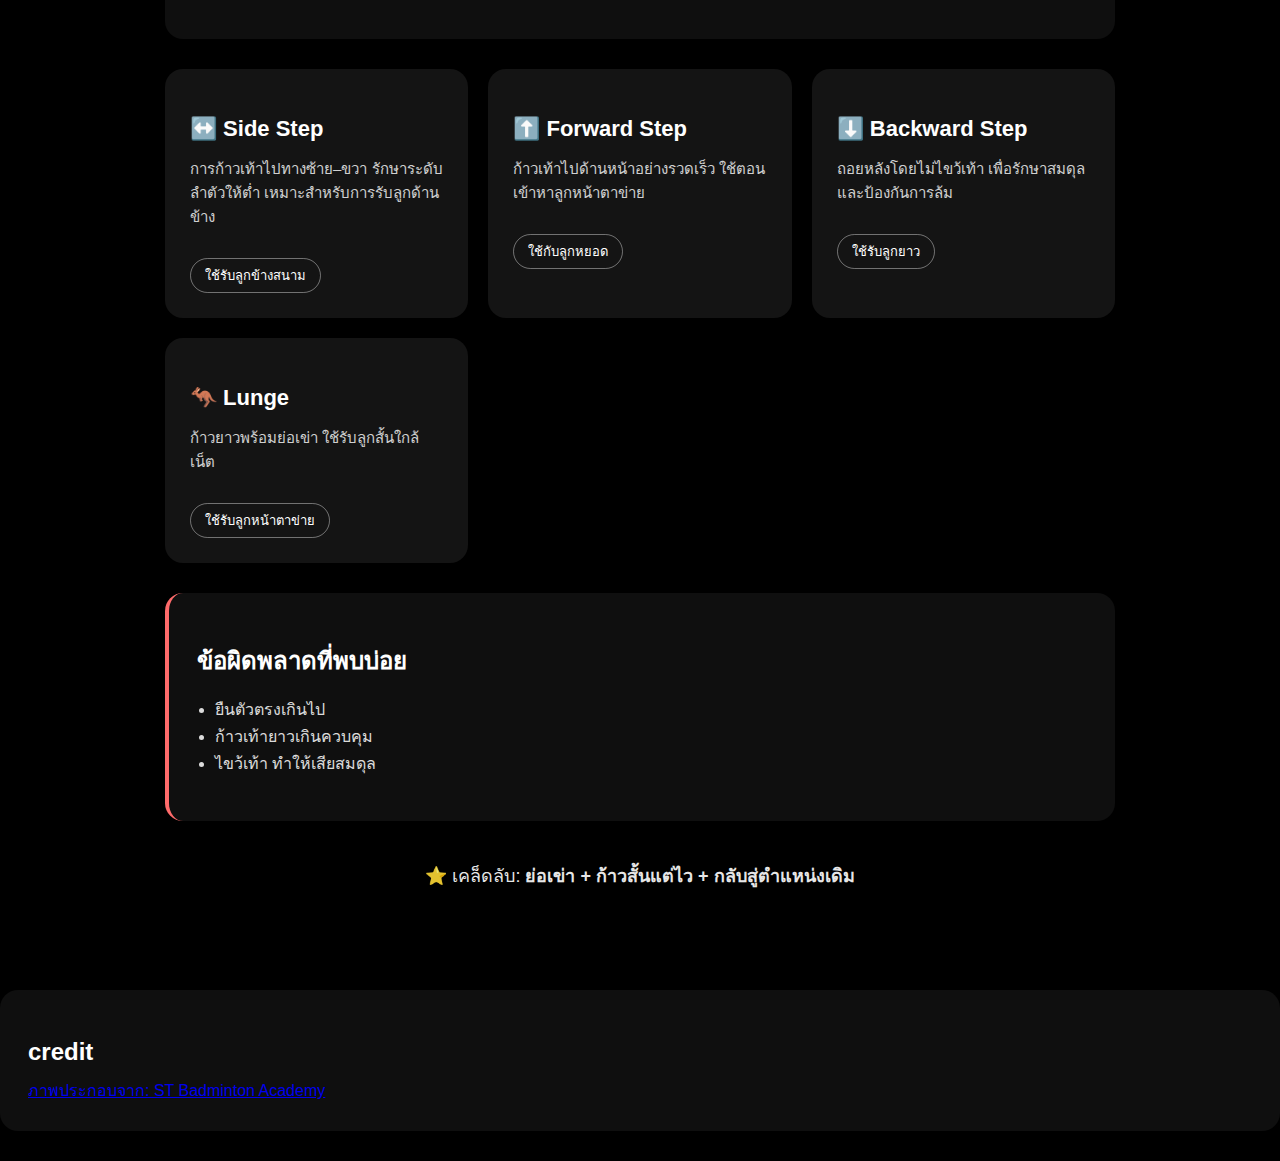
<file: footwork.html>
<!DOCTYPE html>
<html lang="th">
<head>
  <meta charset="UTF-8">
  <meta name="viewport" content="width=device-width, initial-scale=1.0">
  <title>Basic Footwork | Badminton Skills</title>
  <link rel="stylesheet" href="CSS/footwork.css">
</head>
<body>

<!-- HERO -->
<section class="hero">
  <div class="overlay">
  
  <h1>Footwork เบื้องต้น</h1>
  <p>
    หัวใจของการเคลื่อนที่ในแบดมินตัน  
    ก้าวถูกจังหวะ = ถึงลูกไว เล่นได้นาน
  </p>
  </div>
</section>

<!-- CONTENT -->
<section class="content">

  <div class="card">
    <h2>Footwork คืออะไร</h2>
    <p>
      Footwork คือการเคลื่อนที่ของเท้าเพื่อเข้าถึงลูกแบดมินตันอย่างรวดเร็ว  
      ช่วยรักษาสมดุล ลดการบาดเจ็บ และเพิ่มประสิทธิภาพในการตีลูก
    </p>
  </div>
  <div class="card">
    <h2>ท่าเตรียมพร้อมและ 6 ทิศทาง</h2>
    <p>ฟุตเวิร์กที่เริ่มจาก “ท่าเตรียมพร้อม” (Base Position) ที่ชัดเจน นี่คือจุดหลักของคุณ ซึ่งมักจะอยู่หลังเส้นเสิร์ฟเล็กน้อยบริเวณกลางสนาม 
      ทุกครั้งหลังตีลูกเสร็จ คุณต้องดันตัวกลับมาที่จุดนี้ 
      จากนั้นจึงเคลื่อนที่ไปยังหนึ่งใน 6 มุมหลัก: หน้าซ้าย, หน้าขวา, กลางซ้าย, กลางขวา, หลังซ้าย และหลังขวา</p>
      <p>ในฐานะโค้ชแบดมินตันในกัวลาลัมเปอร์ 
        ผมสังเกตเห็นว่าผู้เล่นหลายคนตีลูกได้แรงเมื่อลูกมาเข้ามือ 
        แต่พวกเขามักจบการเคลื่อนไหวแล้วค้างอยู่ที่ใดทางหนึ่งแทนที่จะเคลื่อนที่ 6 ทิศทางและเรียนรู้ฟุตเวิร์กที่ถูกต้อง 
        เกมของพวกเขาจะลื่นไหลขึ้น ปลอดภัยขึ้น และเหนื่อยน้อยลง</p>
        <img src="footwork.jpg" alt="Footwork Diagram" style="width:100%; max-width:600px; margin-top:10px; border-radius:12px;">
  </div>
  <div class="card">
    <p>ทักษะที่จำเป็น</p>
    <h2>การเคลื่อนที่หลัก: สปลิทสเต็ป & การก้าวเท้า</h2>
    <p>“สปลิทสเต็ป” (Split Step) คือจุดเริ่มต้นที่สำคัญที่สุดของการเคลื่อนที่ มันคือการกระโดดเล็กๆ 
      ในจังหวะที่คู่กำลังตีลูก ซึ่งเปรียบเหมือนการอัดสปริงที่ขา 
      ช่วยให้คุณเก็บตัวออกไปยังทิศทางต่างๆ ได้อย่างระเบิดพลัง 
      หากขาดสปลิทสเต็ป ปฏิกิริยาของคุณจะช้าเสมอ</p>
      <p>สำหรับมุมหน้าเน็ต เราใช้การ “ก้าวเท้า” (Lunge) ซึ่งคือการก้าวยาว 
        ด้วยขาข้างที่ถือไม้ ลงน้ำหนักที่ส้นเท้า โดยเอาเข่าเหนือจุดรับแรงกดจากพื้น 
        และยืดข้อเท้าตรงที่สุด การฝึกฝนท่า Lunge จะช่วยให้คุณ Gombak 
        เข้าถึงลูกหน้าเน็ตได้อย่างนุ่มนวลและคืนตัวกลับสู่ท่าเตรียมพร้อมได้เร็วโดยไม่บาดเจ็บที่เข่า</p>
        <img src="footwork1.jpg" alt="Lunge Technique" style="width:100%; max-width:600px; margin-top:10px; border-radius:12px;">

  </div>
  <div class="card">
    <p>การเคลื่อนที่ขั้นสูง</p>
    <h2>แดนหลัง: ซิสเซอร์จัมพ์ & การคืนตัว</h2>
    <p>การเคลื่อนที่ถอยหลังมักเป็นส่วนที่ยากที่สุดสำหรับมือใหม่ 
      เราใช้ “การก้าวไขว้” (Cross Steps) เพื่อเคลื่อนที่เร็ว และ “ซิสเซอร์จัมพ์” (Scissor Jump) 
      เพื่อตีลูกเหนือศีรษะอย่างรุนแรง ในท่าซิสเซอร์จัมพ์ 
      คุณจะลิฟต์ตัวด้วยขาข้างที่ไม่ถนัด หมุนตัวกลางอากาศเพื่อตีลูก และลงพื้นด้วยขาข้างที่ถือไม้</p>
      <p>การลงพื้นแบบนี้จะส่งแรงโมเมนตัมของคุณกลับเข้าสู่จุดกึ่งกลางตามธรรมชาติ 
        ทำให้การคืนตัวทำได้เร็วขึ้น ผู้เล่นหลายคนใน Cheras และ Kepong 
        มักติดอยู่ที่มุมหลังเพราะไม่ได้ใช้ท่าซิสเซอร์จัมพ์ 
        แต่กลับยืนเฉย ๆ หลังจากตีลูก ฟุตเวิร์กที่ดีต้องต่อเนื่อง: สปลิท, เคลื่อนที่, ตี, และคืนตัว</p>
        <img src="footwork2.jpg" alt="Scissor Jump Technique" style="width:100%; max-width:600px; margin-top:10px; border-radius:12px;">
  </div>
  <div class="card">
    <p>ข้อผิดพลาดทั่วไป</p>
    <h2>ข้อผิดพลาดที่ควรเลี่ยงใน ฟุตเวิร์ก</h2>
    <p>ผู้เล่นทั่วไปในกัวลาลัมเปอร์หลายคนมักวิ่งลงน้ำหนักเท้าเสียงดัง 
      ซึ่งทำให้ช้าและเหนื่อยง่าย อีกข้อผิดพลาดคือการยืนเต็มเท้า ซึ่งทำให้ทำสปลิทสเต็ปไม่ได้ 
      นอกจากนี้ผู้เล่นมักก้าวขาไขว้กันผิดจังหวะเมื่อเคลื่อนที่ด้านข้าง ซึ่งเสี่ยงต่อการสะดุดหรือข้อเท้าพลิก</p>
      <p>สุดท้ายนิสัย “ยืนดูผลงาน” คือตีเสร็จแล้วยืนมองลูกลอยไป 
        ซึ่งเป็นข้อผิดพลาดใหญ่ คุณต้องคืนตัวกลับสู่ท่าเตรียมพร้อมทันทีหลังจากตีลูก การแก้นิสัยเหล่านี้ด้วยแบบฝึกง่าย ๆ 
        อย่างการเดินฟุตเวิร์ก (Shadow Footwork) จะช่วยให้ผู้เล่นเคลื่อนที่ได้เบาและเร็วขึ้น</p>
        <img src="footwork3.jpg" alt="Common Mistakes" style="width:100%; max-width:600px; margin-top:10px; border-radius:12px;">

  </div>
  <div class="card">
    <p>วิธีการฝึกของเรา</p>
    <h2>แบบฝึกปฏิบัติจริงใน Setapak</h2>
    <p>ที่ ST Badminton Academy มาเลเซีย เราไม่ได้แค่เล่นเกม 
      แต่เราสร้างนักกีฬา เราเริ่มต้นสอนมือใหม่ด้วย “Shadow Footwork” 
      คือการเคลื่อนที่ไปยัง 6 ทิศทางโดยไม่มีลูกแบด เพื่อให้จังหวะเท้าถูกต้อง 
      เมื่อรูปแบบการเคลื่อนไหวลื่นไหลแล้ว 
      เราจะใช้การป้อนลูกแบบต่อเนื่อง (Multi-shuttle feeding) เพื่อสร้างความเร็วและความอึด</p>
      <p>เรายังใช้กรวยรอบสนามเพื่อบังคับให้ผู้เล่นใช้ฟุตเวิร์กที่ถูกต้องในพื้นที่ที่เลือกลง 
        วิธีการทีละขั้นตอนนี้ช่วยให้นักเรียนใน Setapak 
        สร้างความจำกล้ามเนื้อ เพื่อให้ในสนามจริง เท้าของพวกเขาจะขยับไปถูกที่โดยอัตโนมัติ</p>
        <img src="footwork4.jpg" alt="Training Session" style="width:100%; max-width:600px; margin-top:10px; border-radius:12px;">

  </div>
  <div class="card">
    <p>ความเชื่อ vs ความจริง</p>
    <h2>ความเชื่อผิด ๆ เกี่ยวกับ ฟุตเวิร์ก แบดมินตัน</h2>
    <p>ความเชื่อ: คุณแค่ต้องวิ่งให้เร็ว
ความจริง: แบดมินตันต้องอาศัยการออกตัวและหยุดตัวที่ระเบิดพลัง ไม่ใช่การวิ่งต่อเนื่อง จังหวะสำคัญกว่าความเร็วเพียงอย่างเดียว</p>
<p>ความเชื่อ: ฟุตเวิร์กมีไว้สำหรับผู้เล่นระดับสูงเท่านั้น
ความจริง: มือใหม่ควรเรียนรู้ฟุตเวิร์กก่อน การเคลื่อนที่ที่ดีทำให้ตีลูกง่ายขึ้น ถ้าคุณเข้าไม่ถึงลูก คุณก็ตีไม่ได้</p>
<p>ความเชื่อ: คุณต้องกระโดดทุกช็อต
ความจริง: การกระโดดทำให้เหนื่อย ผู้เล่นที่มีประสิทธิภาพจะย่อตัวต่ำและกระโดดเมื่อจำเป็นเท่านั้น (เช่น การสแมช) 
การก้าวเท้าที่นุ่มนวลช่วยประหยัดแรงสำหรับเกมยาว</p>
<img src="footwork5.jpg" alt="Myth vs Reality" style="width:100%; max-width:600px; margin-top:10px; border-radius:12px;">

  </div>
  <div class="card">
    <p>ความปลอดภัยต้องมาก่อน</p>
    <h2>การปกป้องเข่า & ข้อเท้า</h2>
    <p>ฟุตเวิร์กที่ถูกต้องไม่ใช่แค่เรื่องความเร็ว 
      แต่เป็นเรื่องความปลอดภัย เทคนิคการ Lunge ที่ถูกต้อง (เข่าไม่เลยปลายเท้า)
       จะช่วยป้องกันการเจ็บเข่า 
       การลงสู่พื้นอย่างมีการควบคุมจากการกระโดดจะช่วยปกป้องข้อเท้าของคุณ 
       ที่ ST Badminton Academy เราเน้นให้นักเรียนใน Setapak 
      เรียนรู้รูปแบบการเคลื่อนไหวที่ปลอดภัยเหล่านี้ เพื่อหลีกเลี่ยงการบาดเจ็บที่มักเกิดกับผู้ที่ฝึกเล่นเอง</p>
      <p>เรายังเน้นเรื่องความสำคัญของรองเท้าแบดมินตันที่ดี 
        และการตรวจสอบสภาพสนามในกัวลาลัมเปอร์ 
        ผู้เล่นที่ปลอดภัยคือผู้เล่นที่สามารถสนุกกับเกมได้ตลอดชีวิต</p>
        <img src="footwork6.jpg" alt="Knee and Ankle Safety" style="width:100%; max-width:600px; margin-top:10px; border-radius:12px;">

  </div>
  <div class="card">
    <div class="video-wrap">
      <iframe width="560" height="315" src="https://www.youtube.com/embed/a7ajExQKOvY?si=HQTLobDnGvEYE-Fz" title="YouTube video player" frameborder="0" allow="accelerometer; autoplay; clipboard-write; encrypted-media; gyroscope; picture-in-picture; web-share" referrerpolicy="strict-origin-when-cross-origin" allowfullscreen></iframe>
    </div>

  </div>
  

  <div class="grid">

    <div class="skill-card">
      <h3>↔️ Side Step</h3>
      <p>
        การก้าวเท้าไปทางซ้าย–ขวา  
        รักษาระดับลำตัวให้ต่ำ  
        เหมาะสำหรับการรับลูกด้านข้าง
      </p>
      <span>ใช้รับลูกข้างสนาม</span>
    </div>

    <div class="skill-card">
      <h3>⬆️ Forward Step</h3>
      <p>
        ก้าวเท้าไปด้านหน้าอย่างรวดเร็ว  
        ใช้ตอนเข้าหาลูกหน้าตาข่าย
      </p>
      <span>ใช้กับลูกหยอด</span>
    </div>

    <div class="skill-card">
      <h3>⬇️ Backward Step</h3>
      <p>
        ถอยหลังโดยไม่ไขว้เท้า  
        เพื่อรักษาสมดุลและป้องกันการล้ม
      </p>
      <span>ใช้รับลูกยาว</span>
    </div>

    <div class="skill-card">
      <h3>🦘 Lunge</h3>
      <p>
        ก้าวยาวพร้อมย่อเข่า  
        ใช้รับลูกสั้นใกล้เน็ต
      </p>
      <span>ใช้รับลูกหน้าตาข่าย</span>
    </div>

  </div>

  <div class="card warning">
    <h2>ข้อผิดพลาดที่พบบ่อย</h2>
    <ul>
      <li>ยืนตัวตรงเกินไป</li>
      <li>ก้าวเท้ายาวเกินควบคุม</li>
      <li>ไขว้เท้า ทำให้เสียสมดุล</li>
    </ul>
  </div>

  <div class="tip">
    ⭐ เคล็ดลับ: <strong>ย่อเข่า + ก้าวสั้นแต่ไว + กลับสู่ตำแหน่งเดิม</strong>
  </div>

</section>
<div class="card">
  <h2>credit</h2>
  
  <a href="https://stbadmintonacademy.my/th/badminton-footwork-the-6-corners-movement-guide/" target="_blank" rel="noopener noreferrer">ภาพประกอบจาก: ST Badminton Academy</a>

</div>

</body>
</html>
</file>
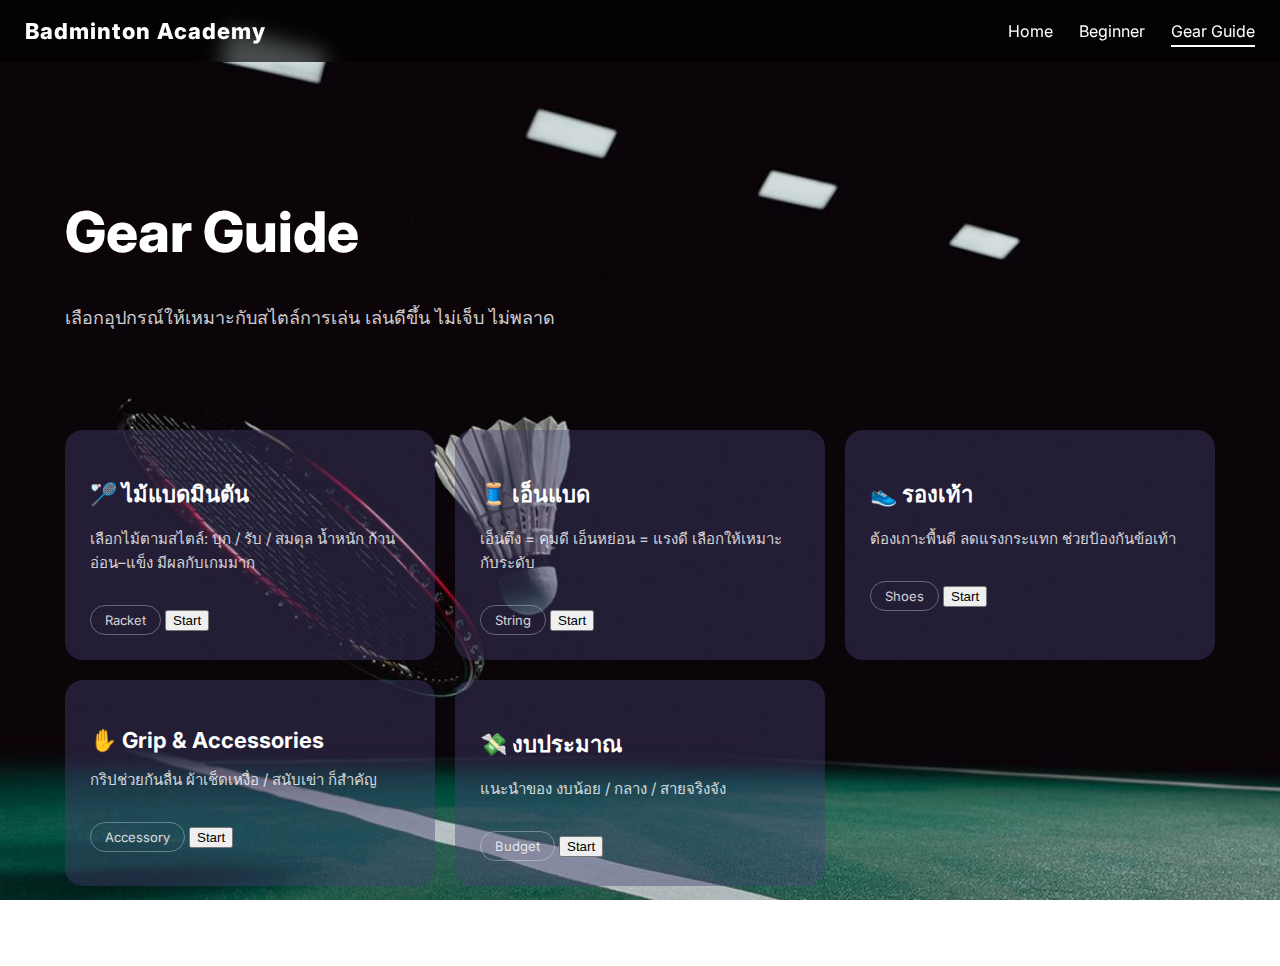
<file: gear.html>
<!DOCTYPE html>
<html lang="th">
<head>
  <meta charset="UTF-8" />
  <meta name="viewport" content="width=device-width, initial-scale=1.0" />
  <title>Gear Guide | Badminton Academy</title>

  <link rel="stylesheet" href="CSS/gear.css">
  <link href="https://fonts.googleapis.com/css2?family=Inter:wght@300;400;600;800&display=swap" rel="stylesheet">
  <style>
    body {
      background-image: url("bad2.jpg");
      background-size: cover;
      background-attachment: fixed;
    }
  </style>
</head>

<body>

<!-- ===== NAVBAR ===== -->
<header class="navbar">
  <div class="logo">Badminton Academy</div>

  <nav class="nav-links">
    <a href="index.html">Home</a>
    <a href="beginner.html">Beginner</a>

    <a href="gear.html" class="active">Gear Guide</a>
  </nav>

  <div class="hamburger" id="hamburger">
    <span></span>
    <span></span>
    <span></span>
  </div>
</header>

<!-- ===== MOBILE MENU ===== -->
<div class="mobile-menu" id="mobileMenu">
  <a href="index.html">Home</a>
  <a href="beginner.html">Beginner</a>

  <a href="gear.html">Gear Guide</a>
</div>

<!-- ===== HERO ===== -->
<section class="hero">
  <h1>Gear Guide</h1>
  <p>เลือกอุปกรณ์ให้เหมาะกับสไตล์การเล่น  
     เล่นดีขึ้น ไม่เจ็บ ไม่พลาด</p>
</section>

<!-- ===== CONTENT ===== -->
<section class="gear">
  <div class="gear-grid">

    <div class="card">
      <h3>🏸 ไม้แบดมินตัน</h3>
      <p>เลือกไม้ตามสไตล์: บุก / รับ / สมดุล  
         น้ำหนัก ก้านอ่อน–แข็ง มีผลกับเกมมาก</p>
      <span class="tag">Racket</span>
      <button onclick="window.location.href='racket.html'">Start</button>
    </div>

    <div class="card">
      <h3>🧵 เอ็นแบด</h3>
      <p>เอ็นตึง = คุมดี  
         เอ็นหย่อน = แรงดี  
         เลือกให้เหมาะกับระดับ</p>
      <span class="tag">String</span>
      <button onclick="window.location.href='string-lbs.html'">Start</button>
    </div>

    <div class="card">
      <h3>👟 รองเท้า</h3>
      <p>ต้องเกาะพื้นดี ลดแรงกระแทก  
         ช่วยป้องกันข้อเท้า</p>
      <span class="tag">Shoes</span>
      <button onclick="window.location.href='shoes.html'">Start</button>
    </div>

    <div class="card">
      <h3>✋ Grip & Accessories</h3>
      <p>กริปช่วยกันลื่น  
         ผ้าเช็ดเหงื่อ / สนับเข่า ก็สำคัญ</p>
      <span class="tag">Accessory</span>
      <button onclick="window.location.href='accessory.html'">Start</button>
    </div>

    <div class="card">
      <h3>💸 งบประมาณ</h3>
      <p>แนะนำของ  
         งบน้อย / กลาง / สายจริงจัง</p>
      <span class="tag">Budget</span>
      <button onclick="window.location.href='racket-budget.html'">Start</button>
    </div>

  </div>
</section>

<script>
  const hamburger = document.getElementById('hamburger');
  const mobileMenu = document.getElementById('mobileMenu');

  hamburger.addEventListener('click', () => {
    mobileMenu.classList.toggle('active');
  });
</script>

</body>
</html>
</file>
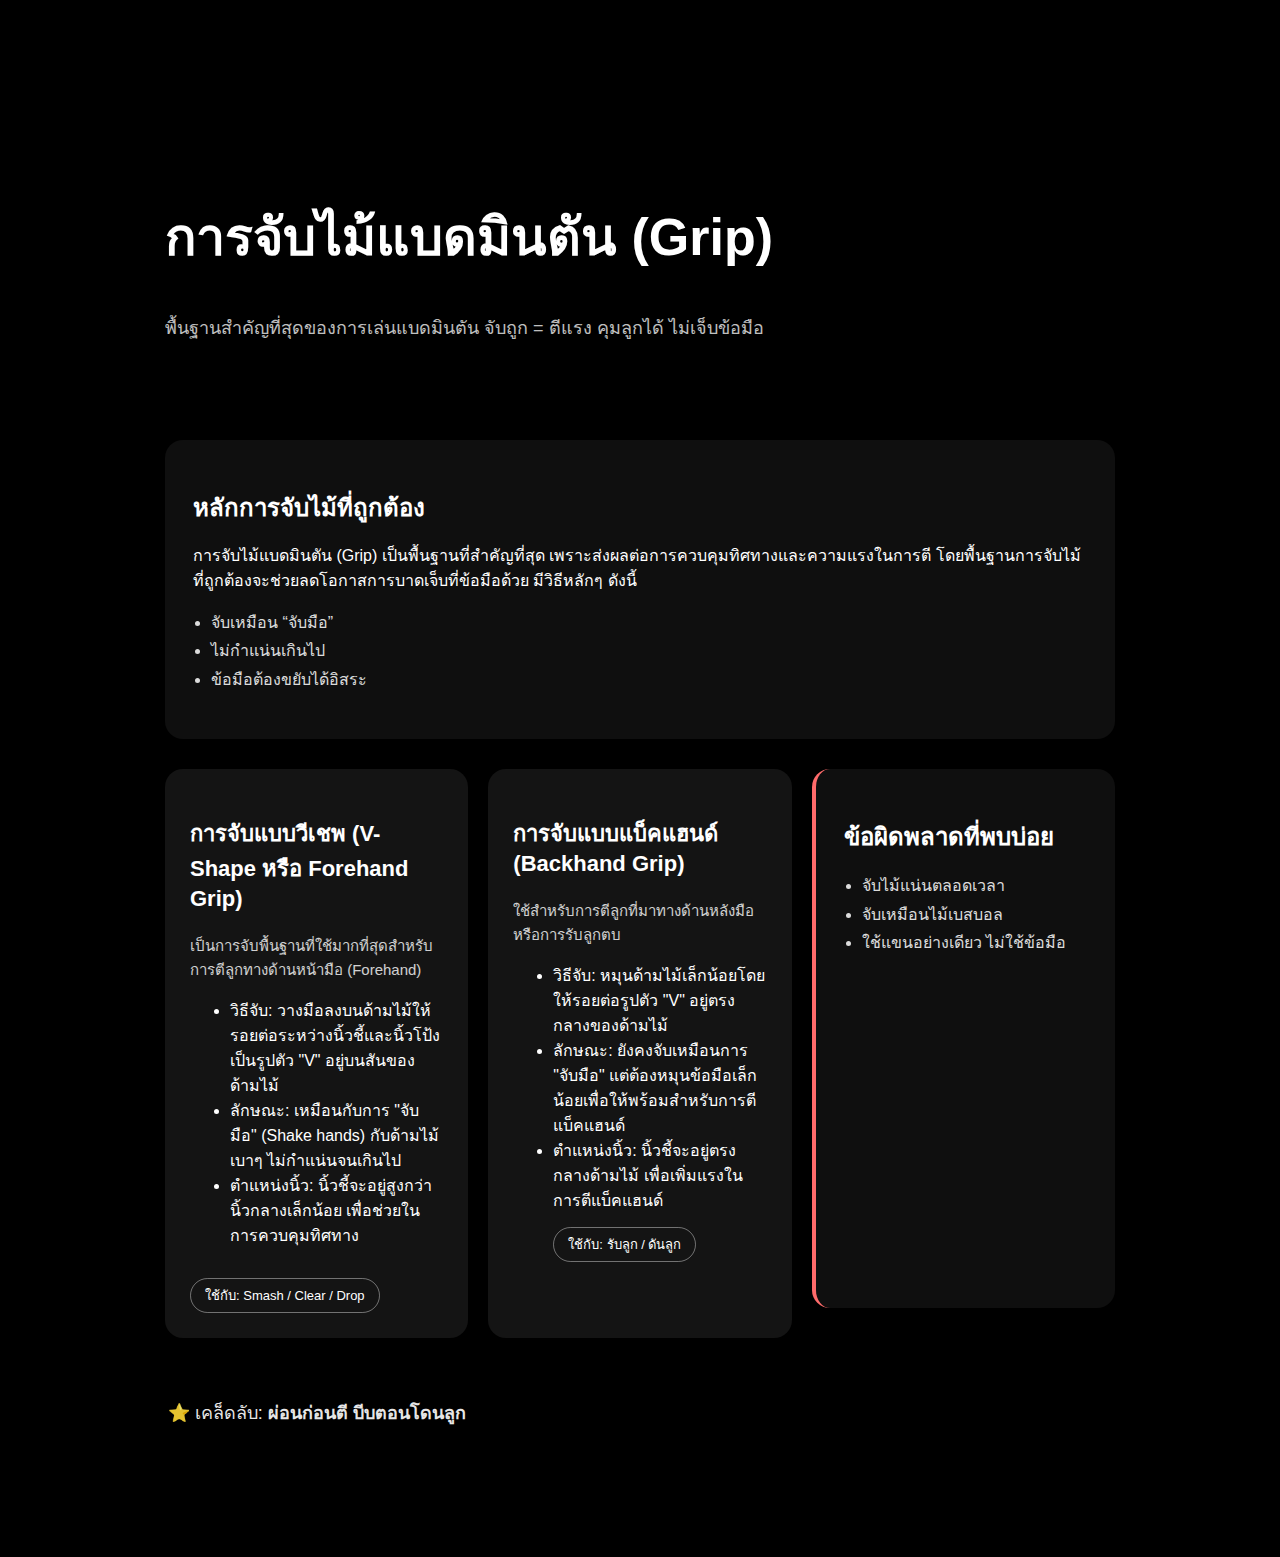
<file: grip.html>
<!DOCTYPE html>
<html lang="th">
<head>
  <meta charset="UTF-8">
  <meta name="viewport" content="width=device-width, initial-scale=1.0">
  <title>Grip | Badminton Skills</title>
  <link rel="stylesheet" href="CSS/grip.css">
</head>
<body>

<!-- HERO -->
<section class="hero">
  <h1>การจับไม้แบดมินตัน (Grip)</h1>
  <p>พื้นฐานสำคัญที่สุดของการเล่นแบดมินตัน  
     จับถูก = ตีแรง คุมลูกได้ ไม่เจ็บข้อมือ</p>
</section>

<!-- INFOGRAPHIC -->
<section class="content">

  <div class="card">
    <h2>หลักการจับไม้ที่ถูกต้อง</h2>
    <p>การจับไม้แบดมินตัน (Grip) เป็นพื้นฐานที่สำคัญที่สุด เพราะส่งผลต่อการควบคุมทิศทางและความแรงในการตี โดยพื้นฐานการจับไม้ที่ถูกต้องจะช่วยลดโอกาสการบาดเจ็บที่ข้อมือด้วย มีวิธีหลักๆ ดังนี้</p>
    <ul>
      <li>จับเหมือน “จับมือ”</li>
      <li>ไม่กำแน่นเกินไป</li>
      <li>ข้อมือต้องขยับได้อิสระ</li>
    </ul>
  </div>

  <div class="grid">
    <div class="skill-card">
      <h3>การจับแบบวีเชพ (V-Shape หรือ Forehand Grip)
</h3>
      <p>
        เป็นการจับพื้นฐานที่ใช้มากที่สุดสำหรับการตีลูกทางด้านหน้ามือ (Forehand)
      </p>
      <ul>
        <li>วิธีจับ: วางมือลงบนด้ามไม้ให้รอยต่อระหว่างนิ้วชี้และนิ้วโป้งเป็นรูปตัว "V" อยู่บนสันของด้ามไม้</li>
        <li>ลักษณะ: เหมือนกับการ "จับมือ" (Shake hands) กับด้ามไม้เบาๆ ไม่กำแน่นจนเกินไป</li>
        <li>ตำแหน่งนิ้ว: นิ้วชี้จะอยู่สูงกว่านิ้วกลางเล็กน้อย เพื่อช่วยในการควบคุมทิศทาง</li>  
      </ul>
      <span>ใช้กับ: Smash / Clear / Drop</span>
    </div>

    <div class="skill-card">
      <h3>การจับแบบแบ็คแฮนด์ (Backhand Grip)</h3>
      <p>
        ใช้สำหรับการตีลูกที่มาทางด้านหลังมือ หรือการรับลูกตบ

      </p>
      <ul>
        <li>วิธีจับ: หมุนด้ามไม้เล็กน้อยโดยให้รอยต่อรูปตัว "V" อยู่ตรงกลางของด้ามไม้</li>
        <li>ลักษณะ: ยังคงจับเหมือนการ "จับมือ" แต่ต้องหมุนข้อมือเล็กน้อยเพื่อให้พร้อมสำหรับการตีแบ็คแฮนด์</li>
        <li>ตำแหน่งนิ้ว: นิ้วชี้จะอยู่ตรงกลางด้ามไม้ เพื่อเพิ่มแรงในการตีแบ็คแฮนด์</li>
      <span>ใช้กับ: รับลูก / ดันลูก</span>
    </div>

  <div class="card warning">
    <h2>ข้อผิดพลาดที่พบบ่อย</h2>
    <ul>
      <li>จับไม้แน่นตลอดเวลา</li>
      <li>จับเหมือนไม้เบสบอล</li>
      <li>ใช้แขนอย่างเดียว ไม่ใช้ข้อมือ</li>
    </ul>
  </div>

  <div class="tip">
    ⭐ เคล็ดลับ: <strong>ผ่อนก่อนตี บีบตอนโดนลูก</strong>
  </div>

</section>

</body>
</html>
</file>
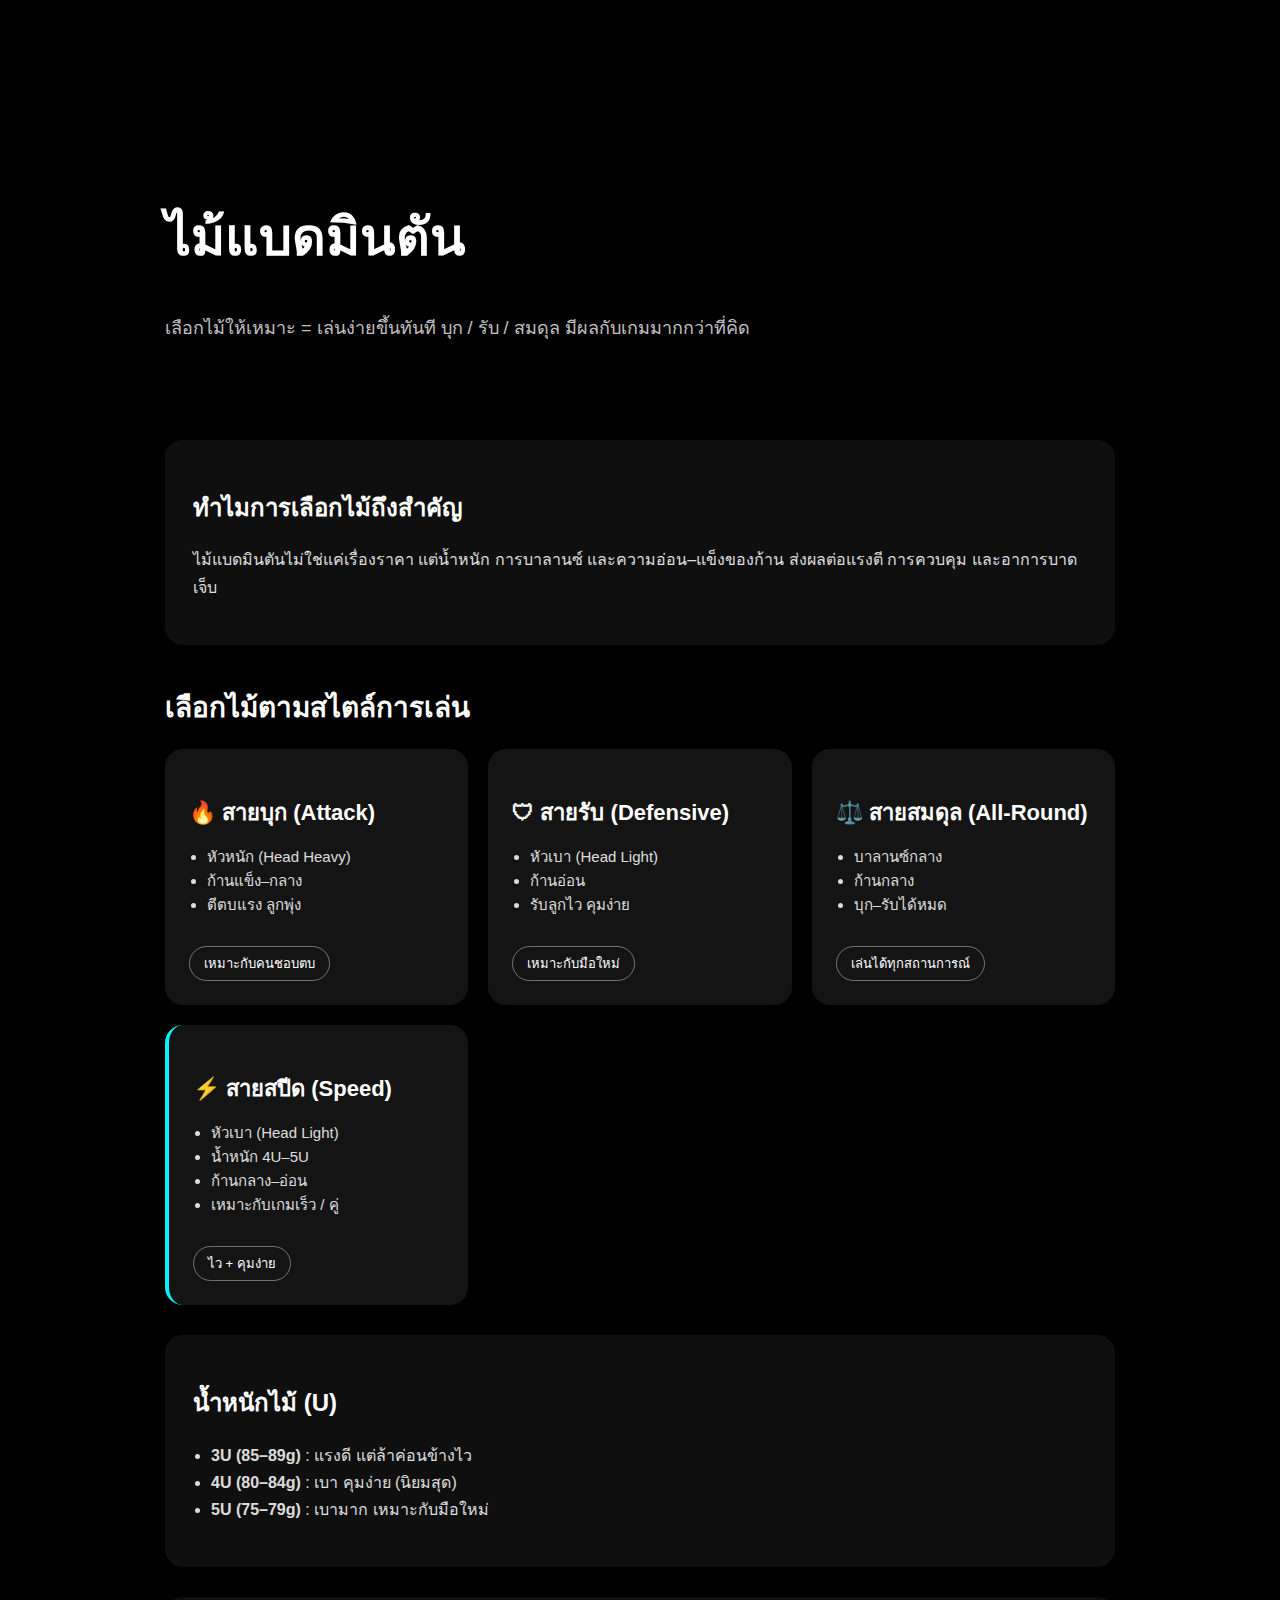
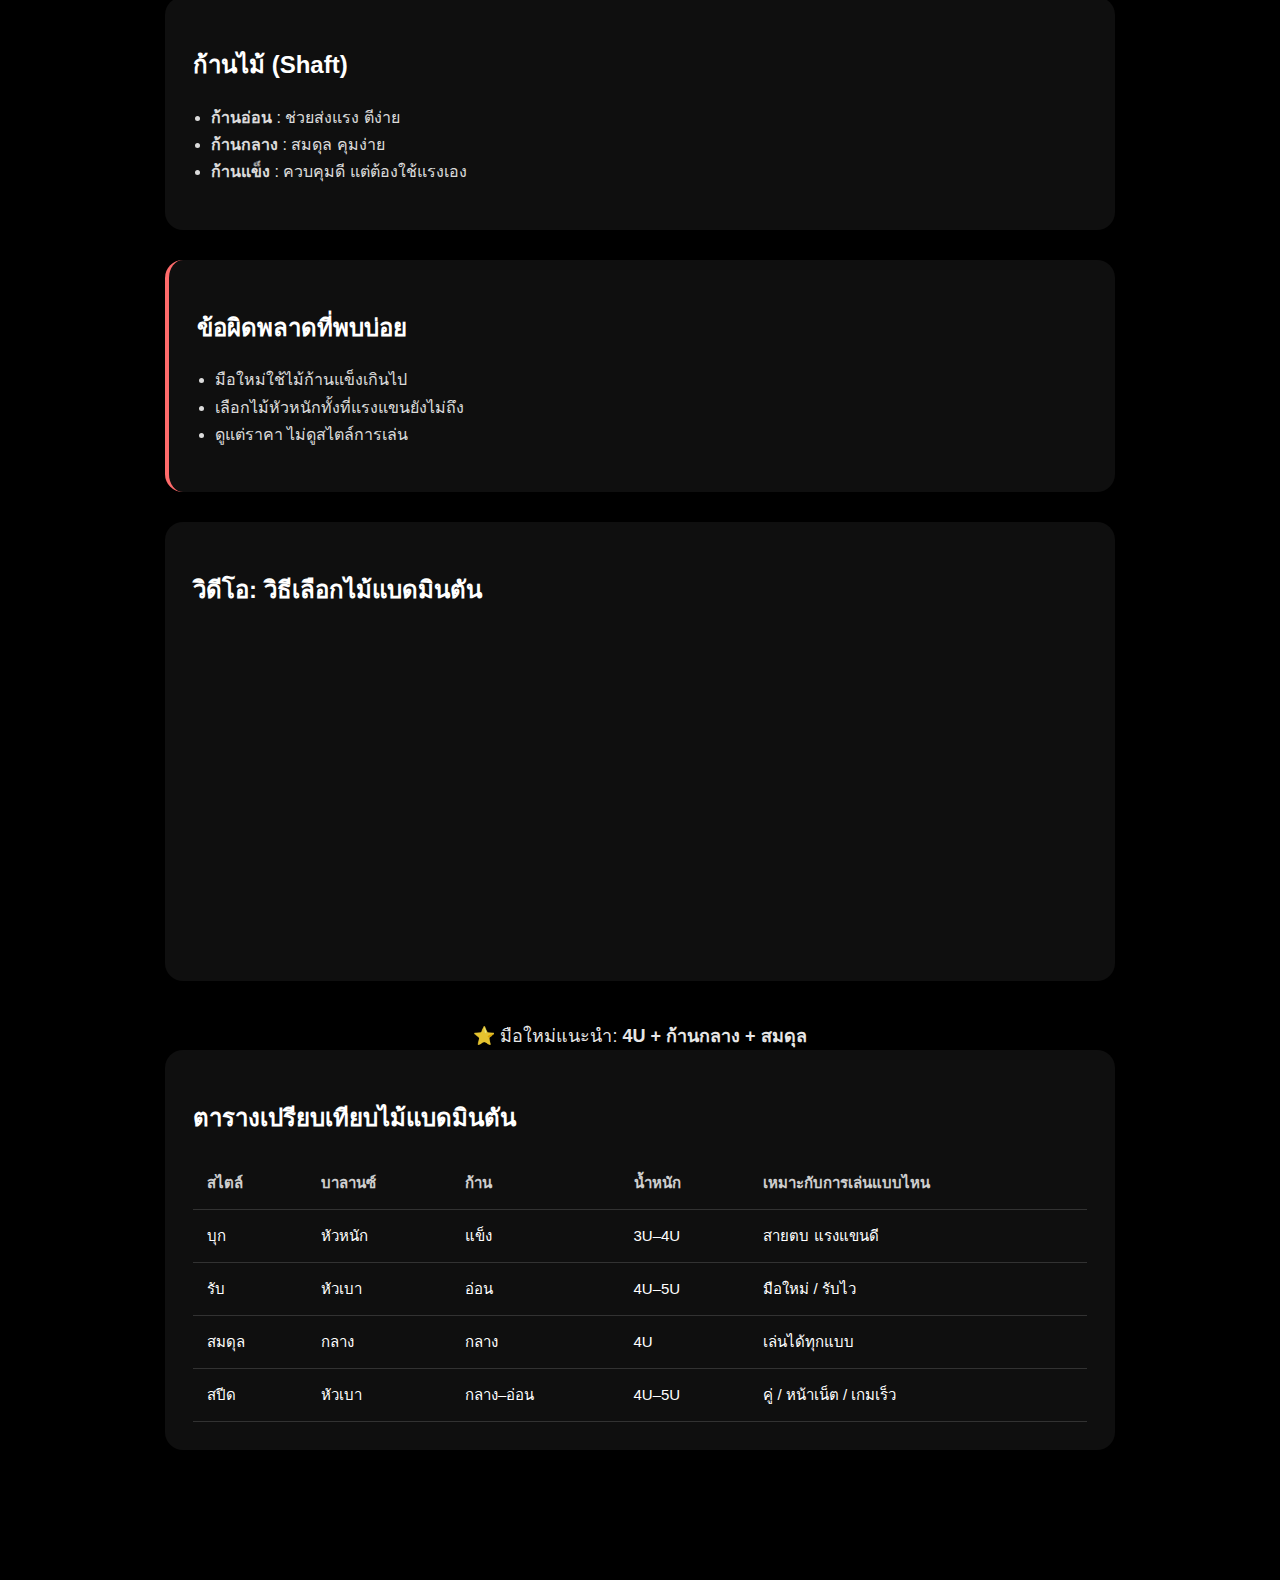
<file: racket.html>
<!DOCTYPE html>
<html lang="th">
<head>
  <meta charset="UTF-8">
  <meta name="viewport" content="width=device-width, initial-scale=1.0">
  <title>Badminton Racket | Skills</title>
  <link rel="stylesheet" href="CSS/racket.css">
</head>
<body>

<!-- HERO -->
<section class="hero">
  <h1>ไม้แบดมินตัน</h1>
  <p>
    เลือกไม้ให้เหมาะ = เล่นง่ายขึ้นทันที  
    บุก / รับ / สมดุล มีผลกับเกมมากกว่าที่คิด
  </p>
</section>

<!-- CONTENT -->
<section class="content">

  <!-- INTRO -->
  <div class="card">
    <h2>ทำไมการเลือกไม้ถึงสำคัญ</h2>
    <p>
      ไม้แบดมินตันไม่ใช่แค่เรื่องราคา  
      แต่น้ำหนัก การบาลานซ์ และความอ่อน–แข็งของก้าน  
      ส่งผลต่อแรงตี การควบคุม และอาการบาดเจ็บ
    </p>
  </div>

  <!-- PLAY STYLE -->
  <h2 class="section-title">เลือกไม้ตามสไตล์การเล่น</h2>

  <div class="grid">

    <div class="racket-card">
      <h3>🔥 สายบุก (Attack)</h3>
      <ul>
        <li>หัวหนัก (Head Heavy)</li>
        <li>ก้านแข็ง–กลาง</li>
        <li>ตีตบแรง ลูกพุ่ง</li>
      </ul>
      <span>เหมาะกับคนชอบตบ</span>
    </div>

    <div class="racket-card">
      <h3>🛡 สายรับ (Defensive)</h3>
      <ul>
        <li>หัวเบา (Head Light)</li>
        <li>ก้านอ่อน</li>
        <li>รับลูกไว คุมง่าย</li>
      </ul>
      <span>เหมาะกับมือใหม่</span>
    </div>

    <div class="racket-card">
      <h3>⚖️ สายสมดุล (All-Round)</h3>
      <ul>
        <li>บาลานซ์กลาง</li>
        <li>ก้านกลาง</li>
        <li>บุก–รับได้หมด</li>
      </ul>
      <span>เล่นได้ทุกสถานการณ์</span>
    </div>
    <div class="racket-card speed">
  <h3>⚡ สายสปีด (Speed)</h3>
  <ul>
    <li>หัวเบา (Head Light)</li>
    <li>น้ำหนัก 4U–5U</li>
    <li>ก้านกลาง–อ่อน</li>
    <li>เหมาะกับเกมเร็ว / คู่</li>
  </ul>
  <span>ไว + คุมง่าย</span>
</div>

  </div>

  <!-- WEIGHT -->
  <div class="card">
    <h2>น้ำหนักไม้ (U)</h2>
    <ul>
      <li><strong>3U (85–89g)</strong> : แรงดี แต่ล้าค่อนข้างไว</li>
      <li><strong>4U (80–84g)</strong> : เบา คุมง่าย (นิยมสุด)</li>
      <li><strong>5U (75–79g)</strong> : เบามาก เหมาะกับมือใหม่</li>
    </ul>
  </div>

  <!-- SHAFT -->
  <div class="card">
    <h2>ก้านไม้ (Shaft)</h2>
    <ul>
      <li><strong>ก้านอ่อน</strong> : ช่วยส่งแรง ตีง่าย</li>
      <li><strong>ก้านกลาง</strong> : สมดุล คุมง่าย</li>
      <li><strong>ก้านแข็ง</strong> : ควบคุมดี แต่ต้องใช้แรงเอง</li>
    </ul>
  </div>

  <!-- WARNING -->
  <div class="card warning">
    <h2>ข้อผิดพลาดที่พบบ่อย</h2>
    <ul>
      <li>มือใหม่ใช้ไม้ก้านแข็งเกินไป</li>
      <li>เลือกไม้หัวหนักทั้งที่แรงแขนยังไม่ถึง</li>
      <li>ดูแต่ราคา ไม่ดูสไตล์การเล่น</li>
    </ul>
  </div>
  <div class="card">
  <h2>วิดีโอ: วิธีเลือกไม้แบดมินตัน</h2>

  <div class="video-wrap">
     
      <iframe width="560" height="315" src="https://www.youtube.com/embed/Pq59gYazDOo?si=elNKFJxdWXt2amVW" title="YouTube video player" frameborder="0" allow="accelerometer; autoplay; clipboard-write; encrypted-media; gyroscope; picture-in-picture; web-share" referrerpolicy="strict-origin-when-cross-origin" allowfullscreen></iframe>

  </div>
</div>

  <!-- TIP -->
  <div class="tip">
    ⭐ มือใหม่แนะนำ: <strong>4U + ก้านกลาง + สมดุล</strong>
  </div>
  <div class="card">
  <h2>ตารางเปรียบเทียบไม้แบดมินตัน</h2>

  <div class="table-wrap">
    <table>
      <thead>
        <tr>
          <th>สไตล์</th>
          <th>บาลานซ์</th>
          <th>ก้าน</th>
          <th>น้ำหนัก</th>
          <th>เหมาะกับการเล่นแบบไหน</th>
        </tr>
      </thead>
      <tbody>
        <tr>
          <td>บุก</td>
          <td>หัวหนัก</td>
          <td>แข็ง</td>
          <td>3U–4U</td>
          <td>สายตบ แรงแขนดี</td>
        </tr>
        <tr>
          <td>รับ</td>
          <td>หัวเบา</td>
          <td>อ่อน</td>
          <td>4U–5U</td>
          <td>มือใหม่ / รับไว</td>
        </tr>
        <tr>
          <td>สมดุล</td>
          <td>กลาง</td>
          <td>กลาง</td>
          <td>4U</td>
          <td>เล่นได้ทุกแบบ</td>
        </tr>
        <tr>
  <td>สปีด</td>
  <td>หัวเบา</td>
  <td>กลาง–อ่อน</td>
  <td>4U–5U</td>
  <td>คู่ / หน้าเน็ต / เกมเร็ว</td>
</tr>

      </tbody>
    </table>
  </div>
</div>


</section>

</body>
</html>
</file>
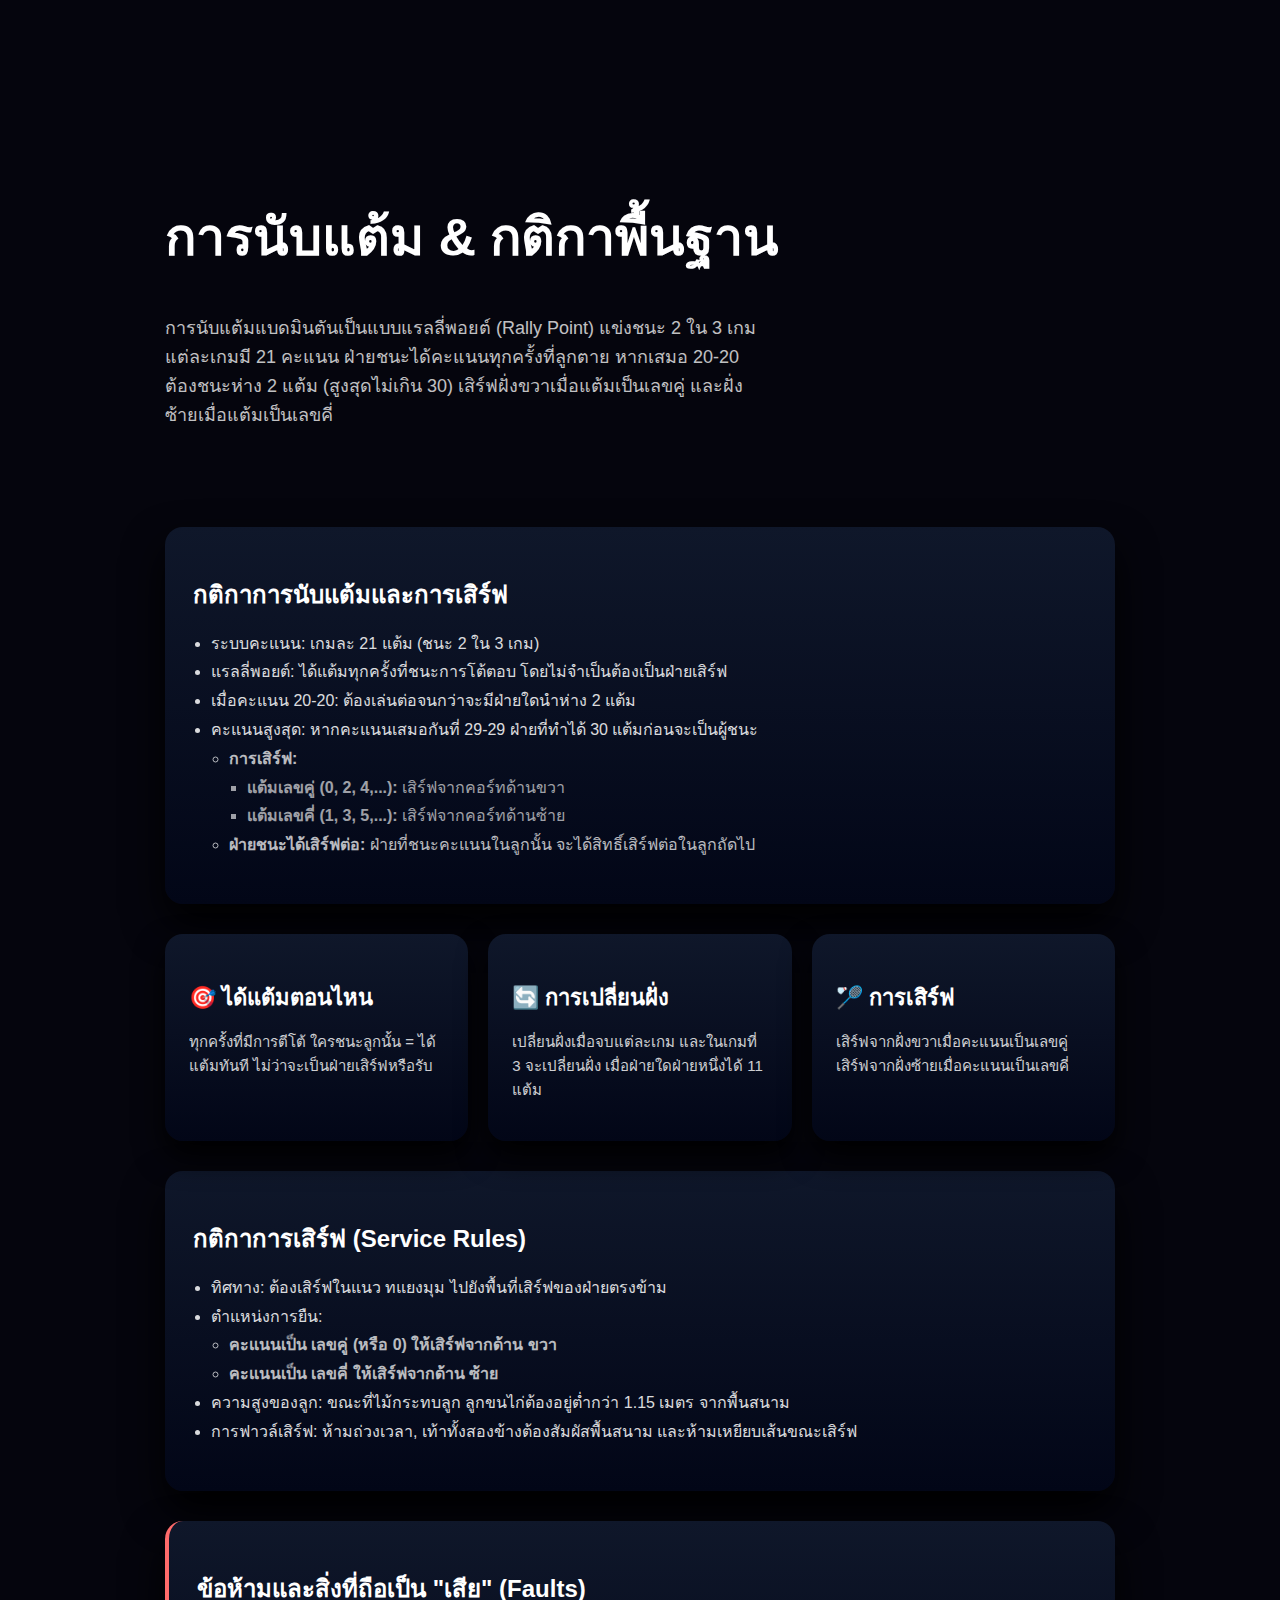
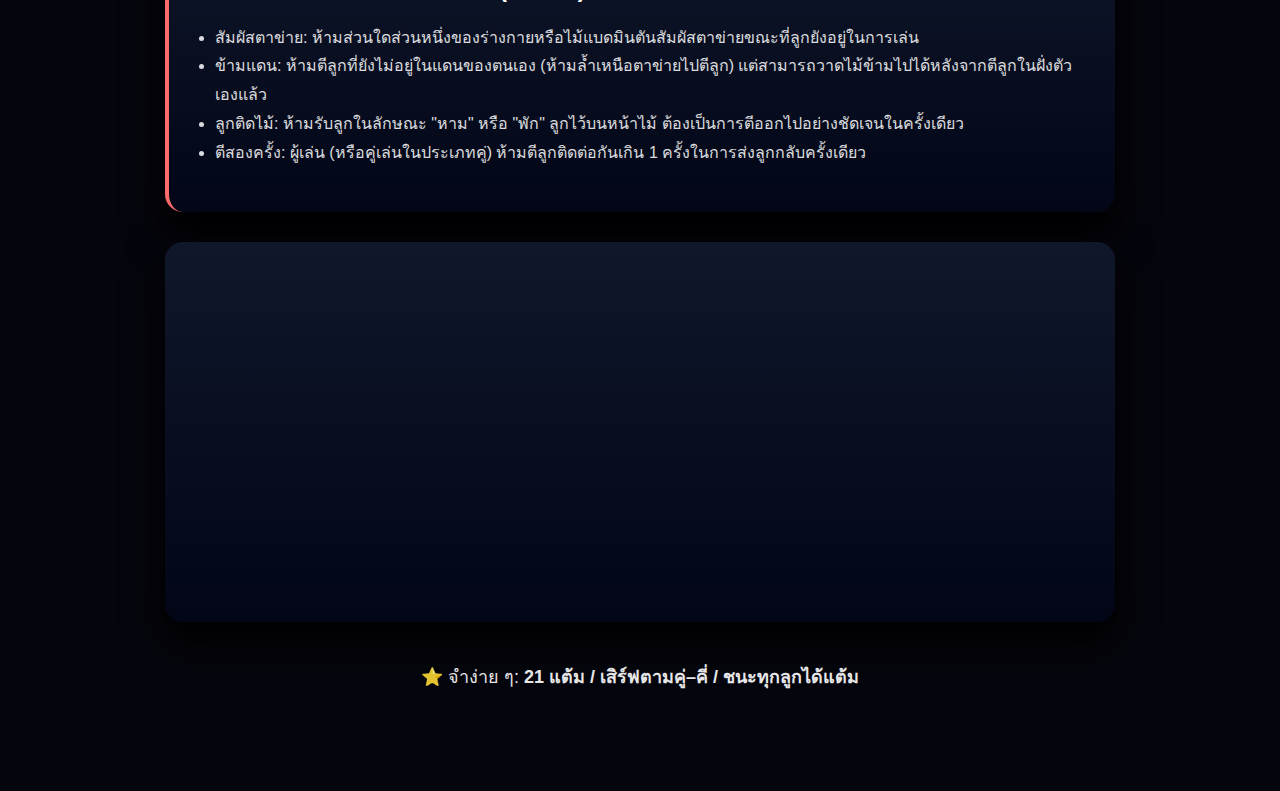
<file: rules-score.html>
<!DOCTYPE html>
<html lang="th">
<head>
  <meta charset="UTF-8">
  <meta name="viewport" content="width=device-width, initial-scale=1.0">
  <title>Rules & Scoring | Badminton Skills</title>
  <link rel="stylesheet" href="CSS/rules-score.css">
</head>
<body>

<!-- HERO -->
<section class="hero">
  <h1>การนับแต้ม & กติกาพื้นฐาน</h1>
  <p>
    การนับแต้มแบดมินตันเป็นแบบแรลลี่พอยต์ (Rally Point) แข่งชนะ 2 ใน 3 เกม แต่ละเกมมี 21 คะแนน 
    ฝ่ายชนะได้คะแนนทุกครั้งที่ลูกตาย หากเสมอ 20-20 ต้องชนะห่าง 2 แต้ม (สูงสุดไม่เกิน 30) 
    เสิร์ฟฝั่งขวาเมื่อแต้มเป็นเลขคู่ และฝั่งซ้ายเมื่อแต้มเป็นเลขคี่ 
  </p>
</section>



<!-- CONTENT -->
<section class="content">

  <div class="card">
    <h2>กติกาการนับแต้มและการเสิร์ฟ</h2>
    <ul>
      <li>ระบบคะแนน: เกมละ 21 แต้ม (ชนะ 2 ใน 3 เกม)</li>
      <li>แรลลี่พอยต์: ได้แต้มทุกครั้งที่ชนะการโต้ตอบ โดยไม่จำเป็นต้องเป็นฝ่ายเสิร์ฟ</li>
      <li>เมื่อคะแนน 20-20: ต้องเล่นต่อจนกว่าจะมีฝ่ายใดนำห่าง 2 แต้ม</li>
      <li>คะแนนสูงสุด: หากคะแนนเสมอกันที่ 29-29 ฝ่ายที่ทำได้ 30 แต้มก่อนจะเป็นผู้ชนะ</li>
      <ul>
    <li><strong>การเสิร์ฟ:</strong>
        <ul>
            <li><strong>แต้มเลขคู่ (0, 2, 4,...):</strong> เสิร์ฟจากคอร์ทด้านขวา</li>
            <li><strong>แต้มเลขคี่ (1, 3, 5,...):</strong> เสิร์ฟจากคอร์ทด้านซ้าย</li>
        </ul>
    </li>
    <li>
        <strong>ฝ่ายชนะได้เสิร์ฟต่อ:</strong>
        ฝ่ายที่ชนะคะแนนในลูกนั้น จะได้สิทธิ์เสิร์ฟต่อในลูกถัดไป
    </li>
</ul>


    </ul>
  </div>

  <div class="grid">

    <div class="rule-card">
      <h3>🎯 ได้แต้มตอนไหน</h3>
      <p>
        ทุกครั้งที่มีการตีโต้  
        ใครชนะลูกนั้น = ได้แต้มทันที  
        ไม่ว่าจะเป็นฝ่ายเสิร์ฟหรือรับ
      </p>
    </div>

    <div class="rule-card">
      <h3>🔄 การเปลี่ยนฝั่ง</h3>
      <p>
        เปลี่ยนฝั่งเมื่อจบแต่ละเกม  
        และในเกมที่ 3 จะเปลี่ยนฝั่ง  
        เมื่อฝ่ายใดฝ่ายหนึ่งได้ 11 แต้ม
      </p>
    </div>

    <div class="rule-card">
      <h3>🏸 การเสิร์ฟ</h3>
      <p>
        เสิร์ฟจากฝั่งขวาเมื่อคะแนนเป็นเลขคู่  
        เสิร์ฟจากฝั่งซ้ายเมื่อคะแนนเป็นเลขคี่
      </p>
    </div>

  </div>

  <div class="card">
    <h2> กติกาการเสิร์ฟ (Service Rules)</h2>

    <ul>
      <li>ทิศทาง: ต้องเสิร์ฟในแนว ทแยงมุม ไปยังพื้นที่เสิร์ฟของฝ่ายตรงข้าม</li>
      <li>ตำแหน่งการยืน:</li>
      <ul>
      <li><strong>คะแนนเป็น เลขคู่ (หรือ 0) ให้เสิร์ฟจากด้าน ขวา</strong></li>
      <li><strong>คะแนนเป็น เลขคี่ ให้เสิร์ฟจากด้าน ซ้าย</strong></li>
      </ul>
      <li>ความสูงของลูก: ขณะที่ไม้กระทบลูก ลูกขนไก่ต้องอยู่ต่ำกว่า 1.15 เมตร จากพื้นสนาม </li>
      <li>การฟาวล์เสิร์ฟ: ห้ามถ่วงเวลา, เท้าทั้งสองข้างต้องสัมผัสพื้นสนาม และห้ามเหยียบเส้นขณะเสิร์ฟ </li>
    </ul>
  </div>

  <div class="card warning">
    <h2>ข้อห้ามและสิ่งที่ถือเป็น "เสีย" (Faults)</h2>
    <ul>
      <li>สัมผัสตาข่าย: ห้ามส่วนใดส่วนหนึ่งของร่างกายหรือไม้แบดมินตันสัมผัสตาข่ายขณะที่ลูกยังอยู่ในการเล่น</li>
      <li>ข้ามแดน: ห้ามตีลูกที่ยังไม่อยู่ในแดนของตนเอง (ห้ามล้ำเหนือตาข่ายไปตีลูก) แต่สามารถวาดไม้ข้ามไปได้หลังจากตีลูกในฝั่งตัวเองแล้ว</li>
      <li>ลูกติดไม้: ห้ามรับลูกในลักษณะ "หาม" หรือ "พัก" ลูกไว้บนหน้าไม้ ต้องเป็นการตีออกไปอย่างชัดเจนในครั้งเดียว</li>
      <li>ตีสองครั้ง: ผู้เล่น (หรือคู่เล่นในประเภทคู่) ห้ามตีลูกติดต่อกันเกิน 1 ครั้งในการส่งลูกกลับครั้งเดียว </li>
    </ul>
  </div>
  <div class="card">

  <div class="video-wrap">
     
      <iframe width="560" height="315" src="https://www.youtube.com/embed/2HLh9WJTfEY?si=zU1lwfuUvCYSnwLk" title="YouTube video player" frameborder="0" allow="accelerometer; autoplay; clipboard-write; encrypted-media; gyroscope; picture-in-picture; web-share" referrerpolicy="strict-origin-when-cross-origin" allowfullscreen></iframe>
  </div>
</div>

  <div class="tip">
    ⭐ จำง่าย ๆ: <strong>21 แต้ม / เสิร์ฟตามคู่–คี่ / ชนะทุกลูกได้แต้ม</strong>
  </div>

</section>

</body>
</html>
</file>
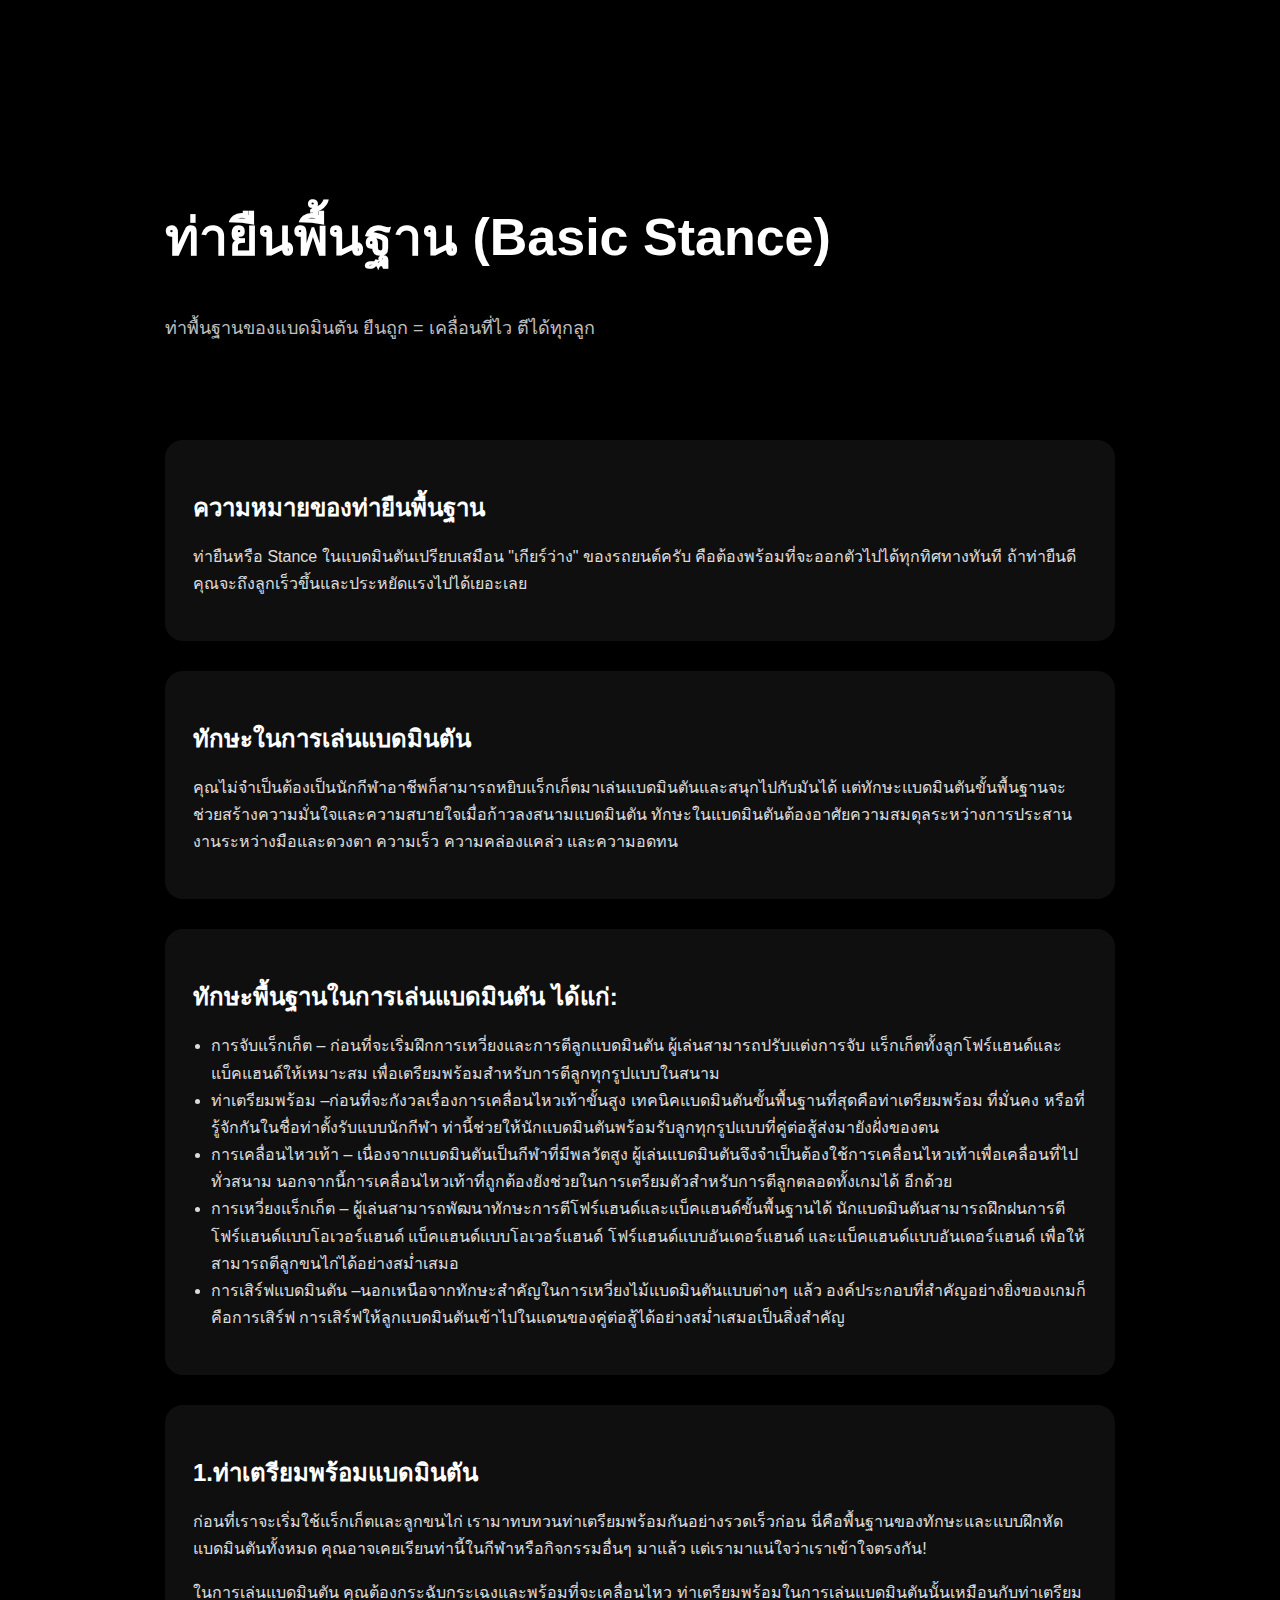
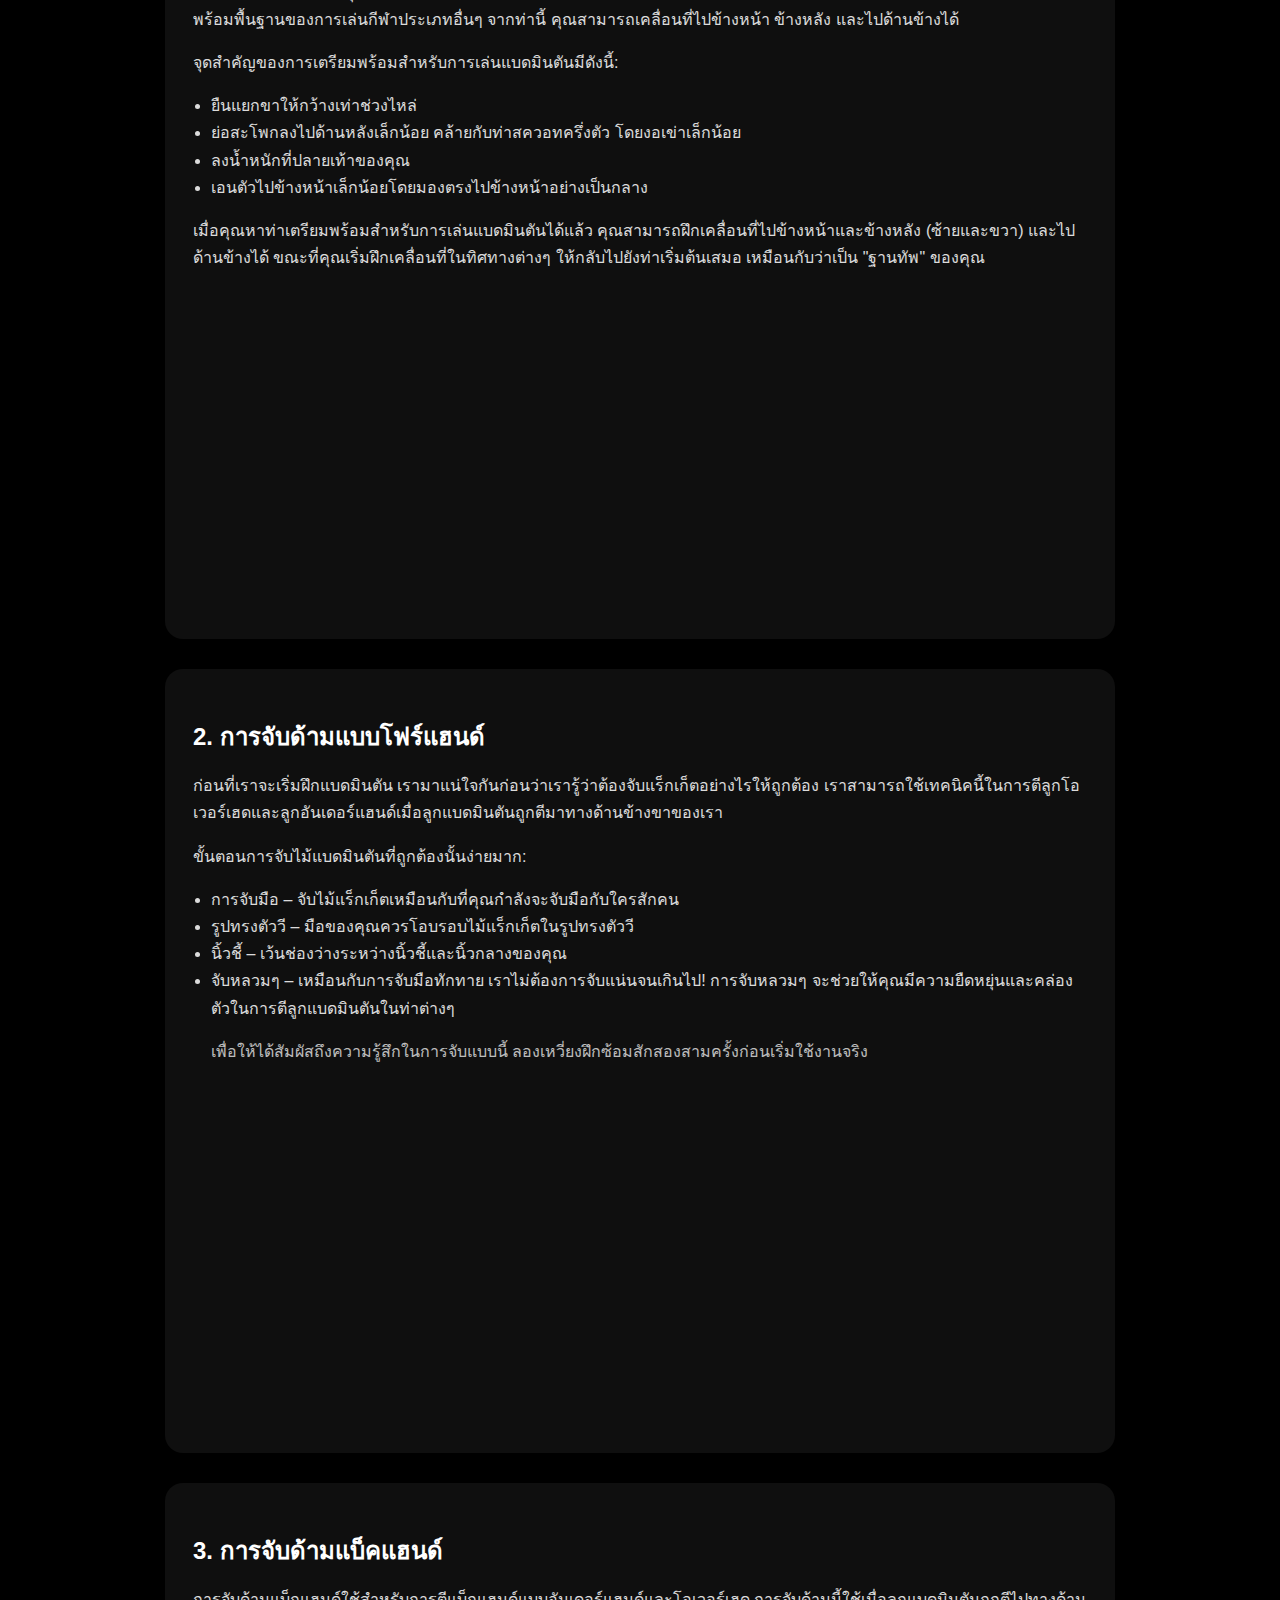
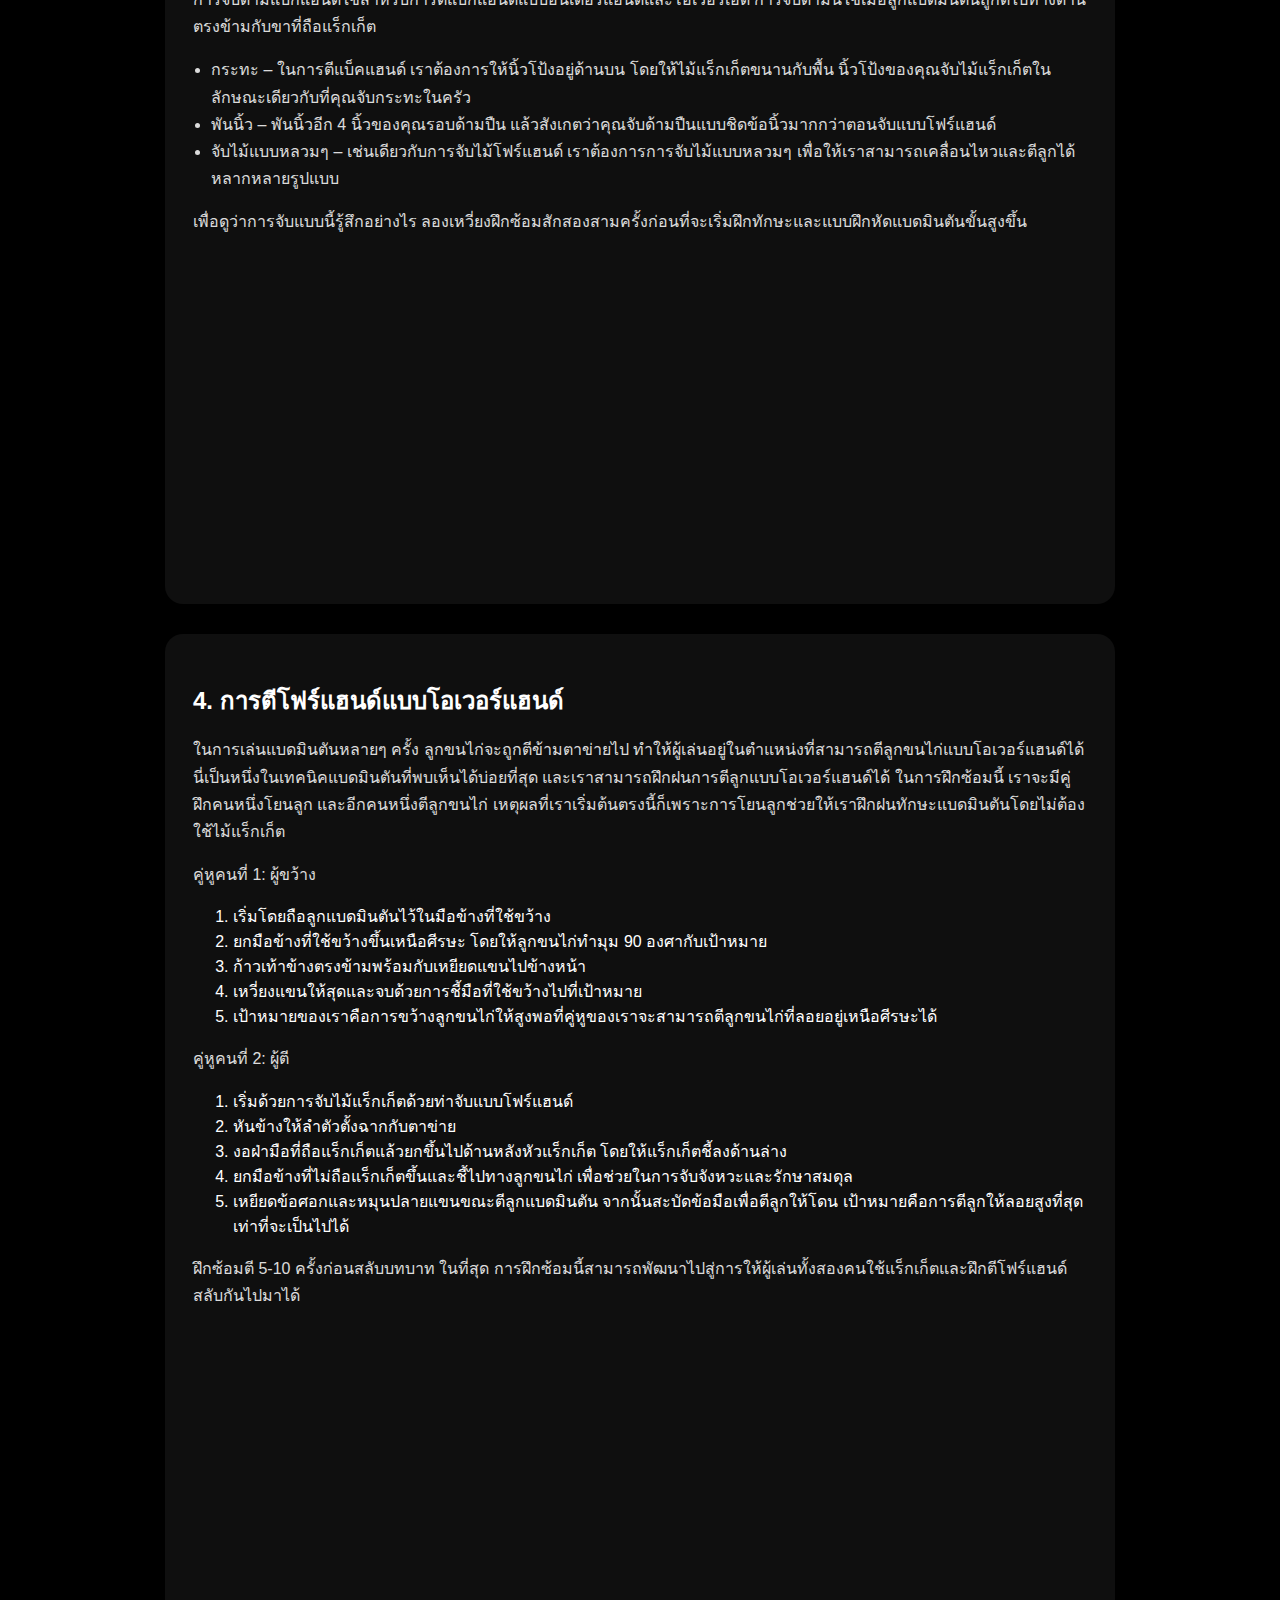
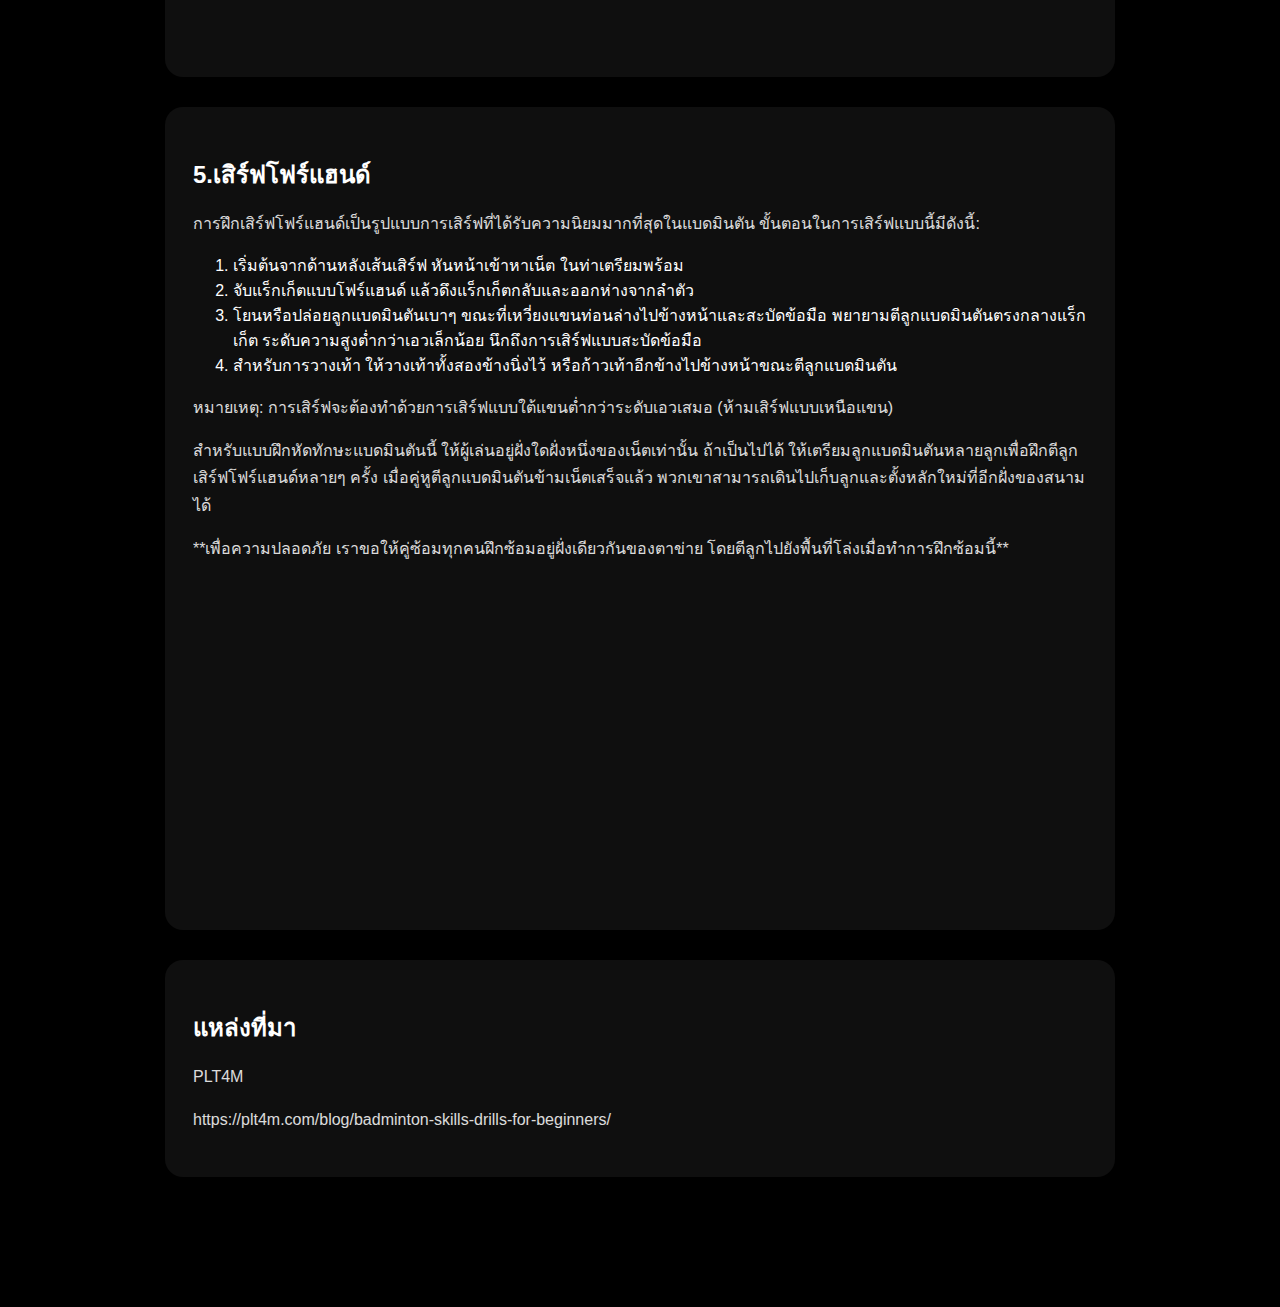
<file: stance.html>
<!DOCTYPE html>
<html lang="th">
<head>
  <meta charset="UTF-8">
  <meta name="viewport" content="width=device-width, initial-scale=1.0">
  <title>Basic Stance | Badminton Skills</title>
  <link rel="stylesheet" href="CSS/stance.css">
</head>
<body>

<!-- HERO -->
<section class="hero">
  <h1>ท่ายืนพื้นฐาน (Basic Stance)</h1>
  <p>
    ท่าพื้นฐานของแบดมินตัน  
    ยืนถูก = เคลื่อนที่ไว ตีได้ทุกลูก
  </p>
</section>

<!-- CONTENT -->
<section class="content">

  <div class="card">
    <h2>ความหมายของท่ายืนพื้นฐาน</h2>
    <p>
      ท่ายืนหรือ Stance ในแบดมินตันเปรียบเสมือน "เกียร์ว่าง" ของรถยนต์ครับ คือต้องพร้อมที่จะออกตัวไปได้ทุกทิศทางทันที ถ้าท่ายืนดี คุณจะถึงลูกเร็วขึ้นและประหยัดแรงไปได้เยอะเลย
    </p>
  </div>
  <div class="card">
    <h2>ทักษะในการเล่นแบดมินตัน</h2>
    <p>คุณไม่จำเป็นต้องเป็นนักกีฬาอาชีพก็สามารถหยิบแร็กเก็ตมาเล่นแบดมินตันและสนุกไปกับมันได้ 
      แต่ทักษะแบดมินตันขั้นพื้นฐานจะช่วยสร้างความมั่นใจและความสบายใจเมื่อก้าวลงสนามแบดมินตัน 
      ทักษะในแบดมินตันต้องอาศัยความสมดุลระหว่างการประสานงานระหว่างมือและดวงตา 
      ความเร็ว ความคล่องแคล่ว และความอดทน</p>
</div>
<div class="card">
  <h2>ทักษะพื้นฐานในการเล่นแบดมินตัน ได้แก่:</h2>
  <ul>
    <li>การจับแร็กเก็ต – 
      ก่อนที่จะเริ่มฝึกการเหวี่ยงและการตีลูกแบดมินตัน ผู้เล่นสามารถปรับแต่งการจับ 
      แร็กเก็ตทั้งลูกโฟร์แฮนด์และแบ็คแฮนด์ให้เหมาะสม 
      เพื่อเตรียมพร้อมสำหรับการตีลูกทุกรูปแบบในสนาม</li>
      <li>ท่าเตรียมพร้อม –ก่อนที่จะกังวลเรื่องการเคลื่อนไหวเท้าขั้นสูง เทคนิคแบดมินตันขั้นพื้นฐานที่สุดคือท่าเตรียมพร้อม 
        ที่มั่นคง หรือที่รู้จักกันในชื่อท่าตั้งรับแบบนักกีฬา 
        ท่านี้ช่วยให้นักแบดมินตันพร้อมรับลูกทุกรูปแบบที่คู่ต่อสู้ส่งมายังฝั่งของตน</li>
        <li>การเคลื่อนไหวเท้า – เนื่องจากแบดมินตันเป็นกีฬาที่มีพลวัตสูง 
          ผู้เล่นแบดมินตันจึงจำเป็นต้องใช้การเคลื่อนไหวเท้าเพื่อเคลื่อนที่ไปทั่วสนาม 
          นอกจากนี้การเคลื่อนไหวเท้าที่ถูกต้องยังช่วยในการเตรียมตัวสำหรับการตีลูกตลอดทั้งเกมได้ อีกด้วย</li>
          <li>การเหวี่ยงแร็กเก็ต – ผู้เล่นสามารถพัฒนาทักษะการตีโฟร์แฮนด์และแบ็คแฮนด์ขั้นพื้นฐานได้ นักแบดมินตันสามารถฝึกฝนการตีโฟร์แฮนด์แบบโอเวอร์แฮนด์ 
            แบ็คแฮนด์แบบโอเวอร์แฮนด์ โฟร์แฮนด์แบบอันเดอร์แฮนด์ 
            และแบ็คแฮนด์แบบอันเดอร์แฮนด์ 
            เพื่อให้สามารถตีลูกขนไก่ได้อย่างสม่ำเสมอ</li>
            <li>การเสิร์ฟแบดมินตัน –นอกเหนือจากทักษะสำคัญในการเหวี่ยงไม้แบดมินตันแบบต่างๆ แล้ว 
              องค์ประกอบที่สำคัญอย่างยิ่งของเกมก็คือการเสิร์ฟ 
              การเสิร์ฟให้ลูกแบดมินตันเข้าไปในแดนของคู่ต่อสู้ได้อย่างสม่ำเสมอเป็นสิ่งสำคัญ</li>
  </ul>

</div>
<div class="card">
  <h2>1.ท่าเตรียมพร้อมแบดมินตัน</h2>
  <p> ก่อนที่เราจะเริ่มใช้แร็กเก็ตและลูกขนไก่ เรามาทบทวนท่าเตรียมพร้อมกันอย่างรวดเร็วก่อน 
        นี่คือพื้นฐานของทักษะและแบบฝึกหัดแบดมินตันทั้งหมด คุณอาจเคยเรียนท่านี้ในกีฬาหรือกิจกรรมอื่นๆ 
        มาแล้ว แต่เรามาแน่ใจว่าเราเข้าใจตรงกัน!</p>
        <p>ในการเล่นแบดมินตัน คุณต้องกระฉับกระเฉงและพร้อมที่จะเคลื่อนไหว 
          ท่าเตรียมพร้อมในการเล่นแบดมินตันนั้นเหมือนกับท่าเตรียมพร้อมพื้นฐานของการเล่นกีฬาประเภทอื่นๆ 
          จากท่านี้ คุณสามารถเคลื่อนที่ไปข้างหน้า ข้างหลัง และไปด้านข้างได้</p>
          <p>จุดสำคัญของการเตรียมพร้อมสำหรับการเล่นแบดมินตันมีดังนี้:</p>
          <ul>
            <li>ยืนแยกขาให้กว้างเท่าช่วงไหล่</li>
            <li>ย่อสะโพกลงไปด้านหลังเล็กน้อย คล้ายกับท่าสควอทครึ่งตัว โดยงอเข่าเล็กน้อย</li>
            <li>ลงน้ำหนักที่ปลายเท้าของคุณ</li>
            <li>เอนตัวไปข้างหน้าเล็กน้อยโดยมองตรงไปข้างหน้าอย่างเป็นกลาง</li>
          </ul>
          <p>เมื่อคุณหาท่าเตรียมพร้อมสำหรับการเล่นแบดมินตันได้แล้ว คุณสามารถฝึกเคลื่อนที่ไปข้างหน้าและข้างหลัง (ซ้ายและขวา) และไปด้านข้างได้ 
            ขณะที่คุณเริ่มฝึกเคลื่อนที่ในทิศทางต่างๆ ให้กลับไปยังท่าเริ่มต้นเสมอ เหมือนกับว่าเป็น "ฐานทัพ" ของคุณ</p>
          <div class="video-wrap">
    <iframe width="560" height="315" src="https://www.youtube.com/embed/vhBl4Y9vf6M?si=dCDJT8_bwKootcg-" title="YouTube video player" frameborder="0" allow="accelerometer; autoplay; clipboard-write; encrypted-media; gyroscope; picture-in-picture; web-share" referrerpolicy="strict-origin-when-cross-origin" allowfullscreen></iframe>
  </div>
</div>
<div class="card">
    <h2>2. การจับด้ามแบบโฟร์แฮนด์</h2>
    <p>ก่อนที่เราจะเริ่มฝึกแบดมินตัน เรามาแน่ใจกันก่อนว่าเรารู้ว่าต้องจับแร็กเก็ตอย่างไรให้ถูกต้อง 
      เราสามารถใช้เทคนิคนี้ในการตีลูกโอเวอร์เฮดและลูกอันเดอร์แฮนด์เมื่อลูกแบดมินตันถูกตีมาทางด้านข้างขาของเรา</p>
      <p>ขั้นตอนการจับไม้แบดมินตันที่ถูกต้องนั้นง่ายมาก:</p>
      <ul>
        <li>การจับมือ – จับไม้แร็กเก็ตเหมือนกับที่คุณกำลังจะจับมือกับใครสักคน</li>
        <li>รูปทรงตัววี – มือของคุณควรโอบรอบไม้แร็กเก็ตในรูปทรงตัววี</li>
        <li>นิ้วชี้ – เว้นช่องว่างระหว่างนิ้วชี้และนิ้วกลางของคุณ</li>
        <li>จับหลวมๆ – เหมือนกับการจับมือทักทาย เราไม่ต้องการจับแน่นจนเกินไป! 
          การจับหลวมๆ จะช่วยให้คุณมีความยืดหยุ่นและคล่องตัวในการตีลูกแบดมินตันในท่าต่างๆ</li>
          <p>เพื่อให้ได้สัมผัสถึงความรู้สึกในการจับแบบนี้ ลองเหวี่ยงฝึกซ้อมสักสองสามครั้งก่อนเริ่มใช้งานจริง</p>
          <div class="video-wrap"><iframe width="560" height="315" src="https://www.youtube.com/embed/HE43cFfbMdc?si=0tom2tE92jIcAmxH" title="YouTube video player" frameborder="0" allow="accelerometer; autoplay; clipboard-write; encrypted-media; gyroscope; picture-in-picture; web-share" referrerpolicy="strict-origin-when-cross-origin" allowfullscreen></iframe></div>
  </div>
  <div class="card">
    <h2>3. การจับด้ามแบ็คแฮนด์</h2>
    <p>การจับด้ามแบ็กแฮนด์ใช้สำหรับการตีแบ็กแฮนด์แบบอันเดอร์แฮนด์และโอเวอร์เฮด 
      การจับด้ามนี้ใช้เมื่อลูกแบดมินตันถูกตีไปทางด้านตรงข้ามกับขาที่ถือแร็กเก็ต</p>
      <ul>
        <li>กระทะ – ในการตีแบ็คแฮนด์ เราต้องการให้นิ้วโป้งอยู่ด้านบน 
          โดยให้ไม้แร็กเก็ตขนานกับพื้น นิ้วโป้งของคุณจับไม้แร็กเก็ตในลักษณะเดียวกับที่คุณจับกระทะในครัว</li>
          <li>พันนิ้ว – พันนิ้วอีก 4 นิ้วของคุณรอบด้ามปืน แล้วสังเกตว่าคุณจับด้ามปืนแบบชิดข้อนิ้วมากกว่าตอนจับแบบโฟร์แฮนด์</li>
          <li>จับไม้แบบหลวมๆ – เช่นเดียวกับการจับไม้โฟร์แฮนด์ เราต้องการการจับไม้แบบหลวมๆ เพื่อให้เราสามารถเคลื่อนไหวและตีลูกได้หลากหลายรูปแบบ</li>
      </ul>
      <p>เพื่อดูว่าการจับแบบนี้รู้สึกอย่างไร ลองเหวี่ยงฝึกซ้อมสักสองสามครั้งก่อนที่จะเริ่มฝึกทักษะและแบบฝึกหัดแบดมินตันขั้นสูงขึ้น</p>
      <div class="video-wrap"><iframe width="560" height="315" src="https://www.youtube.com/embed/wxzFEn3OobM?si=ouU4fLdWl7Qvk9JH" title="YouTube video player" frameborder="0" allow="accelerometer; autoplay; clipboard-write; encrypted-media; gyroscope; picture-in-picture; web-share" referrerpolicy="strict-origin-when-cross-origin" allowfullscreen></iframe></div>
  </div>
  <div class="card">
    <h2>4. การตีโฟร์แฮนด์แบบโอเวอร์แฮนด์</h2>
    <p>ในการเล่นแบดมินตันหลายๆ ครั้ง ลูกขนไก่จะถูกตีข้ามตาข่ายไป 
      ทำให้ผู้เล่นอยู่ในตำแหน่งที่สามารถตีลูกขนไก่แบบโอเวอร์แฮนด์ได้ 
      นี่เป็นหนึ่งในเทคนิคแบดมินตันที่พบเห็นได้บ่อยที่สุด และเราสามารถฝึกฝนการตีลูกแบบโอเวอร์แฮนด์ได้ 
      ในการฝึกซ้อมนี้ เราจะมีคู่ฝึกคนหนึ่งโยนลูก และอีกคนหนึ่งตีลูกขนไก่ 
      เหตุผลที่เราเริ่มต้นตรงนี้ก็เพราะการโยนลูกช่วยให้เราฝึกฝนทักษะแบดมินตันโดยไม่ต้องใช้ไม้แร็กเก็ต</p>
      <p>คู่หูคนที่ 1: ผู้ขว้าง</p>
      <ol strat="5">
        <li>เริ่มโดยถือลูกแบดมินตันไว้ในมือข้างที่ใช้ขว้าง</li>
        <li>ยกมือข้างที่ใช้ขว้างขึ้นเหนือศีรษะ โดยให้ลูกขนไก่ทำมุม 90 องศากับเป้าหมาย</li>
        <li>ก้าวเท้าข้างตรงข้ามพร้อมกับเหยียดแขนไปข้างหน้า</li>
        <li>เหวี่ยงแขนให้สุดและจบด้วยการชี้มือที่ใช้ขว้างไปที่เป้าหมาย</li>
        <li>เป้าหมายของเราคือการขว้างลูกขนไก่ให้สูงพอที่คู่หูของเราจะสามารถตีลูกขนไก่ที่ลอยอยู่เหนือศีรษะได้</li>
      </ol>
      <p>คู่หูคนที่ 2: ผู้ตี</p>
      <ol strat="5">
        <li>เริ่มด้วยการจับไม้แร็กเก็ตด้วยท่าจับแบบโฟร์แฮนด์</li>
        <li>หันข้างให้ลำตัวตั้งฉากกับตาข่าย</li>
        <li>งอฝ่ามือที่ถือแร็กเก็ตแล้วยกขึ้นไปด้านหลังหัวแร็กเก็ต โดยให้แร็กเก็ตชี้ลงด้านล่าง</li>
        <li>ยกมือข้างที่ไม่ถือแร็กเก็ตขึ้นและชี้ไปทางลูกขนไก่ เพื่อช่วยในการจับจังหวะและรักษาสมดุล</li>
        <li>เหยียดข้อศอกและหมุนปลายแขนขณะตีลูกแบดมินตัน 
          จากนั้นสะบัดข้อมือเพื่อตีลูกให้โดน เป้าหมายคือการตีลูกให้ลอยสูงที่สุดเท่าที่จะเป็นไปได้</li>
      </ol>
      <p>ฝึกซ้อมตี 5-10 ครั้งก่อนสลับบทบาท ในที่สุด การฝึกซ้อมนี้สามารถพัฒนาไปสู่การให้ผู้เล่นทั้งสองคนใช้แร็กเก็ตและฝึกตีโฟร์แฮนด์สลับกันไปมาได้</p>
      <div class="video-wrap"><iframe width="560" height="315" src="https://www.youtube.com/embed/eNNm-S2kKPg?si=p7eUukdxFvwG5pCe" title="YouTube video player" frameborder="0" allow="accelerometer; autoplay; clipboard-write; encrypted-media; gyroscope; picture-in-picture; web-share" referrerpolicy="strict-origin-when-cross-origin" allowfullscreen></iframe></div>

  </div>
  <div class="card">
    <h2>5.เสิร์ฟโฟร์แฮนด์</h2>
    <p>การฝึกเสิร์ฟโฟร์แฮนด์เป็นรูปแบบการเสิร์ฟที่ได้รับความนิยมมากที่สุดในแบดมินตัน ขั้นตอนในการเสิร์ฟแบบนี้มีดังนี้:</p>
    <ol strat="4">
      <li>เริ่มต้นจากด้านหลังเส้นเสิร์ฟ หันหน้าเข้าหาเน็ต ในท่าเตรียมพร้อม</li>
      <li>จับแร็กเก็ตแบบโฟร์แฮนด์ แล้วดึงแร็กเก็ตกลับและออกห่างจากลำตัว</li>
      <li>โยนหรือปล่อยลูกแบดมินตันเบาๆ ขณะที่เหวี่ยงแขนท่อนล่างไปข้างหน้าและสะบัดข้อมือ 
        พยายามตีลูกแบดมินตันตรงกลางแร็กเก็ต ระดับความสูงต่ำกว่าเอวเล็กน้อย นึกถึงการเสิร์ฟแบบสะบัดข้อมือ</li>
        <li>สำหรับการวางเท้า ให้วางเท้าทั้งสองข้างนิ่งไว้ หรือก้าวเท้าอีกข้างไปข้างหน้าขณะตีลูกแบดมินตัน</li>
    </ol>
    <p>หมายเหตุ: การเสิร์ฟจะต้องทำด้วยการเสิร์ฟแบบใต้แขนต่ำกว่าระดับเอวเสมอ (ห้ามเสิร์ฟแบบเหนือแขน)</p>
    <p>สำหรับแบบฝึกหัดทักษะแบดมินตันนี้ ให้ผู้เล่นอยู่ฝั่งใดฝั่งหนึ่งของเน็ตเท่านั้น ถ้าเป็นไปได้ ให้เตรียมลูกแบดมินตันหลายลูกเพื่อฝึกตีลูกเสิร์ฟโฟร์แฮนด์หลายๆ ครั้ง 
      เมื่อคู่หูตีลูกแบดมินตันข้ามเน็ตเสร็จแล้ว พวกเขาสามารถเดินไปเก็บลูกและตั้งหลักใหม่ที่อีกฝั่งของสนามได้</p>
      <p>**เพื่อความปลอดภัย เราขอให้คู่ซ้อมทุกคนฝึกซ้อมอยู่ฝั่งเดียวกันของตาข่าย โดยตีลูกไปยังพื้นที่โล่งเมื่อทำการฝึกซ้อมนี้**</p>
      <div class="video-wrap"><iframe width="560" height="315" src="https://www.youtube.com/embed/rKf7vM63KNQ?si=IAx2vPJ5P6brji1-" title="YouTube video player" frameborder="0" allow="accelerometer; autoplay; clipboard-write; encrypted-media; gyroscope; picture-in-picture; web-share" referrerpolicy="strict-origin-when-cross-origin" allowfullscreen></iframe></div>

  </div>
  <div class="card">
  <h2>แหล่งที่มา</h2>
  <p>PLT4M</p>
    <p>https://plt4m.com/blog/badminton-skills-drills-for-beginners/</p>

  </div>
    </section>

</body>
</html>
</file>
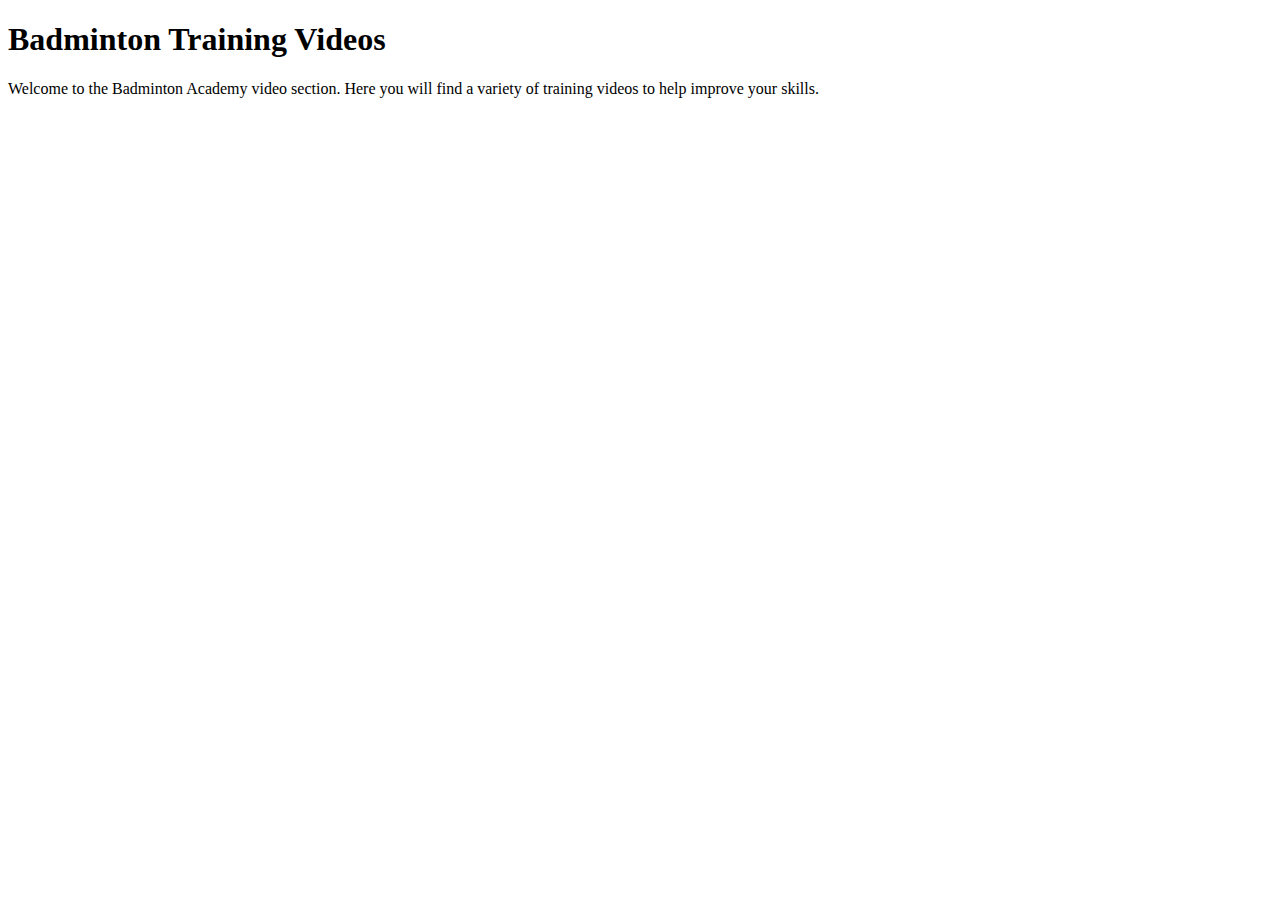
<file: videos.html>
<!DOCTYPE html>
<html lang="en">
<head>
    <meta charset="UTF-8">
    <meta name="viewport" content="width=device-width, initial-scale=1.0">
    <title>Badminton Videos</title>
</head>
<body>
    <h1>Badminton Training Videos</h1>
    <p>Welcome to the Badminton Academy video section. Here you will find a variety of training videos to help improve your skills.</p>  
</body>
</html>
</file>
<file: CSS/index.css>
body {
            margin: 0;
            font-family: 'Inter', sans-serif;
            background: #f5f5f5bd;
            color: #000000;
        }

        /* Header */
        header {
            background: #fff;
            padding: 15px 25px;
            box-shadow: 0 2px 5px rgba(0,0,0,0.05);
            display: flex;
            justify-content: space-between;
            align-items: center;
        }

        nav a {
            margin-left: 20px;
            text-decoration: none;
            color: #333;
            font-weight: 500;
        }

        nav a:hover {
            color: #007bff;
        }

        /* Hero */
        .hero {
            text-align: center;
            padding: 60px 20px;
            background: linear-gradient(to right, #3b82f6, #14b8a6);
            color: rgb(28, 27, 27);
        }

        .hero button {
            padding: 12px 30px;
            border: none;
            background: rgb(27, 26, 26);
            color: #3b82f6;
            font-weight: bold;
            border-radius: 12px;
            cursor: pointer;
        }

        .hero button:hover {
            background: #232222;
        }

        /* Quick Menu */
        .quick-menu {
            display: grid;
            grid-template-columns: repeat(auto-fit, minmax(150px, 1fr));
            gap: 15px;
            padding: 25px;
        }

        .quick-card {
            background: white;
            padding: 25px;
            text-align: center;
            font-weight: 600;
            border-radius: 16px;
            box-shadow: 0 2px 5px rgba(0,0,0,0.05);
            cursor: pointer;
        }

        .quick-card:hover {
            box-shadow: 0 4px 12px rgba(0,0,0,0.1);
        }

        /* Sections */
        .section {
            padding: 25px;
            max-width: 1200px;
            margin: auto;
        }

        .articles {
            display: grid;
            grid-template-columns: repeat(auto-fit, minmax(250px, 1fr));
            gap: 15px;
        }

        .article-card {
            background: white;
            padding: 20px;
            border-radius: 16px;
            box-shadow: 0 2px 5px rgba(0, 0, 0, 0.456);
        }

        .article-card:hover {
            box-shadow: 0 4px 12px rgba(0,0,0,0.1);
        }

        /* Footer */
        footer {
            margin-top: 30px;
            background: #111;
            color: white;
            text-align: center;
            padding: 20px;
        }

        footer p {
            margin: 5px 0;
            color: #bbb;
        }
        .active {
  border-bottom: 2px solid white;
}


.hamburger {
      display: none;
      flex-direction: column;
      gap: 6px;
      cursor: pointer;
    }

    .hamburger span {
    width: 28px;
    height: 3px;
    background: #060606; /* เปลี่ยนจากสีดำเป็นขาว */
    transition: .3s; 
    }

    .mobile-menu {
      position: fixed;
      top: 0;
      right: -100%;
      width: 70%;
      height: 100%;
      background: rgba(255, 253, 253, 0.95);
      backdrop-filter: blur(8px);
      padding: 90px 30px;
      display: flex;
      flex-direction: column;
      gap: 26px;
      transition: .4s ease;
      z-index: 999;
    }

    .mobile-menu a {
      color: rgb(21, 21, 21);
      text-decoration: none;
      font-size: 20px;
    }

    .mobile-menu.active {
      right: 0;
    }
 @media (max-width: 768px) {
      .nav-links { display: none; }
      .hamburger { display: flex; }
      .hero h1 { font-size: 40px; }
    
}

.article-card {
  background: rgba(255, 255, 255, 0.788);
  border-radius: 16px;
  padding: 22px;
  transition: .3s;
  border-left: 4px solid #000000;
  right:auto 
}
.close-menu {
    position: absolute;
    top: 20px;
    right: 25px;
    font-size: 40px; /* ขนาดกากบาท */
    color: #151515;  /* สีดำตามธีมเมนูของคุณ */
    cursor: pointer;
    line-height: 1;
}

/* ปรับตำแหน่ง hamburger ในหน้าจอเล็กให้คงที่ */
@media (max-width: 768px) {
    .hamburger {
        display: flex;
        z-index: 1001; /* ให้อยู่เหนือเมนู */
    }
}
.video-wrap iframe {
  width: 100%;
  height: 320px;
  border-radius: 16px;
}
</file>
<file: CSS/accessory.css>
* {
  box-sizing: border-box;
  font-family: system-ui, -apple-system, BlinkMacSystemFont, sans-serif;
}

body {
  margin: 0;
  background: #0b0f14;
  color: #e5e7eb;
}

/* HERO */
.hero {
  padding: 70px 20px;
  text-align: center;
  background: radial-gradient(circle at top, #1f2937, #020617);
}

.hero h1 {
  font-size: 2.5rem;
  margin-bottom: 12px;
}

.hero p {
  color: #9ca3af;
}

/* SECTION */
.section {
  padding: 60px 20px;
  max-width: 1100px;
  margin: auto;
}

.section h2 {
  margin-bottom: 28px;
  color: #f9fafb;
}

/* GRID */
.grid {
  display: grid;
  grid-template-columns: repeat(auto-fit, minmax(220px, 1fr));
  gap: 22px;
}

/* CARD */
.card {
  background: linear-gradient(180deg, #0f172a, #020617);
  padding: 26px;
  border-radius: 18px;
  border: 1px solid rgba(255,255,255,0.06);
  box-shadow: 0 20px 40px rgba(0,0,0,.6);
  transition: all .25s ease;
}

.card h3 {
  margin-top: 0;
  color: #f3f4f6;
}

.card p {
  color: #9ca3af;
  line-height: 1.7;
}

.card:hover {
  transform: translateY(-6px);
  border-color: rgba(255,255,255,0.15);
}

/* TIPS */
.tips {
  padding: 50px 20px 80px;
  max-width: 900px;
  margin: auto;
}

.tips h2 {
  color: #f9fafb;
}

.tips ul {
  padding-left: 20px;
  line-height: 2;
  color: #cbd5f5;
}

/* MOBILE */
@media (max-width: 600px) {
  .hero h1 {
    font-size: 2rem;
  }
}
</file>
<file: CSS/beginner.css>
* { box-sizing: border-box; }

    body {
      margin: 0;
      font-family: 'Inter', sans-serif;
      background:rgb(0, 0, 0);
      color: #fffefe;
    }

    /* ===== NAVBAR ===== */
    .navbar {
      position: fixed;
      top: 0;
      width: 100%;
      z-index: 1000;
      display: flex;
      justify-content: space-between;
      align-items: center;
      padding: 18px 25px;
      background: rgba(0, 0, 0, 0.65);
      backdrop-filter: blur(10px);
    }

    .logo {
      font-size: 22px;
      font-weight: 800;
      letter-spacing: 1px;
    }

    .nav-links {
      display: flex;
      gap: 28px;
      font-size: 16px;
    }

    .nav-links a {
      color: rgb(248, 248, 248);
      text-decoration: none;
      position: relative;
    }

    .nav-links a::after {
      content: '';
      position: absolute;
      bottom: -6px;
      left: 0;
      width: 0;
      height: 2px;
      background: rgb(0, 0, 0);
      transition: .3s;
    }

    .nav-links a:hover::after,
    .nav-links a.active::after {
      width: 100%;
    }

    /* ===== HAMBURGER ===== */
    .hamburger {
      display: none;
      flex-direction: column;
      gap: 6px;
      cursor: pointer;
    }

    .hamburger span {
      width: 28px;
      height: 3px;
      background: rgb(252, 248, 248);
      transition: .3s;
    }

    .mobile-menu {
      position: fixed;
      top: 0;
      right: -100%;
      width: 70%;
      height: 100%;
      background: rgba(255, 253, 253, 0.95);
      backdrop-filter: blur(8px);
      padding: 90px 30px;
      display: flex;
      flex-direction: column;
      gap: 26px;
      transition: .4s ease;
      z-index: 999;
    }

    .mobile-menu a {
      color: rgb(21, 21, 21);
      text-decoration: none;
      font-size: 20px;
    }

    .mobile-menu.active {
      right: 0;
    }

    /* ===== HERO ===== */
    .hero {
      padding: 160px 25px 80px;
      max-width: 1200px;
      margin: auto;
    }

    .hero h1 {
      font-size: 56px;
      font-weight: 800;
      margin-bottom: 10px;
    }

    .hero p {
      font-size: 18px;
      opacity: .8;
      max-width: 600px;
    }

    /* ===== TRAINING ===== */
    .training {
      padding: 0 25px 80px;
      max-width: 1200px;
      margin: auto;
    }

    .training-grid {
      display: grid;
      grid-template-columns: repeat(auto-fit, minmax(280px, 1fr));
      gap: 20px;
      margin-top: 40px;
    }

    .card {
      background: rgba(0, 0, 0, 0.496);
      border-radius: 18px;
      padding: 25px;
      transition: .3s;
    }

    .card:hover {
      transform: translateY(-6px);
      background: rgba(255,255,255,0.1);
    }

    .card h3 {
      font-size: 22px;
      margin-bottom: 10px;
    }

    .card p {
      font-size: 15px;
      opacity: .8;
      line-height: 1.6;
    }

    .tag {
      display: inline-block;
      margin-top: 15px;
      padding: 6px 14px;
      font-size: 13px;
      border: 1px solid rgb(0, 0, 0);
      border-radius: 20px;
      opacity: .8;
    }

    /* ===== RESPONSIVE ===== */
    @media (max-width: 768px) {
      .nav-links { display: none; }
      .hamburger { display: flex; }
      .hero h1 { font-size: 40px; }
    }
</file>
<file: CSS/court-zone.css>
* {
  box-sizing: border-box;
}

body {
  margin: 0;
  font-family: Inter, sans-serif;
  background: #000;
  color: #fff;
}

/* HERO */
.hero {
  padding: 160px 25px 80px;
  max-width: 1000px;
  margin: auto;
}

.hero h1 {
  font-size: 52px;
  font-weight: 800;
}

.hero p {
  font-size: 18px;
  opacity: .75;
  max-width: 600px;
}

/* CONTENT */
.content {
  max-width: 1000px;
  margin: auto;
  padding: 0 25px 100px;
}

.card {
  background: rgba(16, 16, 16, 0.601);
  border-radius: 18px;
  padding: 28px;
  margin-bottom: 30px;
}

.card h2 {
  margin-bottom: 12px;
}

.card p,
.card ul {
  opacity: .85;
  line-height: 1.7;
}

.card ul {
  padding-left: 18px;
}

/* GRID */
.grid {
  display: grid;
  grid-template-columns: repeat(auto-fit, minmax(260px,1fr));
  gap: 20px;
  margin-bottom: 30px;
}

.zone-card {
  background: rgba(255,255,255,0.08);
  border-radius: 18px;
  padding: 25px;
  transition: .3s;
}

.zone-card:hover {
  transform: translateY(-6px);
  background: rgba(255,255,255,0.12);
}

.zone-card h3 {
  font-size: 22px;
  margin-bottom: 8px;
}

.zone-card p {
  font-size: 15px;
  opacity: .8;
  line-height: 1.6;
}

.zone-card span {
  display: inline-block;
  margin-top: 14px;
  font-size: 13px;
  border: 1px solid rgba(255,255,255,.4);
  padding: 6px 14px;
  border-radius: 20px;
}

/* WARNING */
.warning {
  border-left: 4px solid #ff6b6b;
}

/* TIP */
.tip {
  margin-top: 40px;
  font-size: 18px;
  text-align: center;
  opacity: .9;
}
.overlay {
  background: rgba(8, 26, 82, 0.6);
  padding: 20px;
  border-radius: 12px;
}
.video-wrap iframe {
  width: 100%;
  height: 320px;
  border-radius: 16px;
}
</file>
<file: CSS/footwork.css>
* {
  box-sizing: border-box;
}

body {
  margin: 0;
  font-family: Inter, sans-serif;
  background: #000;
  color: #fff;
}

/* HERO */
.hero {
  padding: 160px 25px 80px;
  max-width: 1000px;
  margin: auto;
}

.hero h1 {
  font-size: 52px;
  font-weight: 800;
}

.hero p {
  font-size: 18px;
  opacity: .75;
  max-width: 600px;
}

/* CONTENT */
.content {
  max-width: 1000px;
  margin: auto;
  padding: 0 25px 100px;
}

.card {
  background: rgba(255,255,255,0.06);
  border-radius: 18px;
  padding: 28px;
  margin-bottom: 30px;
}

.card h2 {
  margin-bottom: 12px;
}

.card p,
.card ul {
  opacity: .85;
  line-height: 1.7;
}

.card ul {
  padding-left: 18px;
}

/* GRID */
.grid {
  display: grid;
  grid-template-columns: repeat(auto-fit, minmax(260px,1fr));
  gap: 20px;
  margin-bottom: 30px;
}

.skill-card {
  background: rgba(255,255,255,0.08);
  border-radius: 18px;
  padding: 25px;
  transition: .3s;
}

.skill-card:hover {
  transform: translateY(-6px);
  background: rgba(255,255,255,0.12);
}

.skill-card h3 {
  font-size: 22px;
  margin-bottom: 8px;
}

.skill-card p {
  font-size: 15px;
  opacity: .8;
  line-height: 1.6;
}

.skill-card span {
  display: inline-block;
  margin-top: 14px;
  font-size: 13px;
  border: 1px solid rgba(255,255,255,.4);
  padding: 6px 14px;
  border-radius: 20px;
}

/* WARNING */
.warning {
  border-left: 4px solid #ff6b6b;
}

/* TIP */
.tip {
  margin-top: 40px;
  font-size: 18px;
  text-align: center;
  opacity: .9;
}
 .overlay {
    background-color: rgba(9, 6, 40, 0.5);
    padding: 20px;
    border-radius: 10px;
  }
/* VIDEO */
.video-wrap iframe {
  width: 100%;
  height: 320px;
  border-radius: 16px;
}
</file>
<file: CSS/gear.css>
* {
  box-sizing: border-box;
}

body {
  margin: 0;
  font-family: 'Inter', sans-serif;
  background-image:url("bad1.jpg");
      background-size: cover;
      background-position: center;
  color: #fff;
}

/* ===== NAVBAR ===== */
.navbar {
  position: fixed;
  top: 0;
  width: 100%;
  z-index: 1000;
  display: flex;
  justify-content: space-between;
  align-items: center;
  padding: 18px 25px;
  background: rgba(0,0,0,0.65);
  backdrop-filter: blur(10px);
}

.logo {
  font-size: 22px;
  font-weight: 800;
  letter-spacing: 1px;
}

.nav-links {
  display: flex;
  gap: 26px;
}

.nav-links a {
  color: white;
  text-decoration: none;
  position: relative;
}

.nav-links a::after {
  content: '';
  position: absolute;
  bottom: -6px;
  left: 0;
  width: 0;
  height: 2px;
  background: white;
  transition: .3s;
}

.nav-links a:hover::after,
.nav-links a.active::after {
  width: 100%;
}

/* ===== HAMBURGER ===== */
.hamburger {
  display: none;
  flex-direction: column;
  gap: 6px;
  cursor: pointer;
}

.hamburger span {
  width: 28px;
  height: 3px;
  background: white;
}

/* ===== MOBILE MENU ===== */
.mobile-menu {
  position: fixed;
  top: 0;
  right: -100%;
  width: 70%;
  height: 100%;
  background: rgba(10,10,10,0.95);
  backdrop-filter: blur(8px);
  padding: 90px 30px;
  display: flex;
  flex-direction: column;
  gap: 26px;
  transition: .4s ease;
  z-index: 999;
}

.mobile-menu a {
  color: white;
  text-decoration: none;
  font-size: 20px;
}

.mobile-menu.active {
  right: 0;
}

/* ===== HERO ===== */
.hero {
  padding: 160px 25px 80px;
  max-width: 1200px;
  margin: auto;
}

.hero h1 {
  font-size: 56px;
  font-weight: 800;
}

.hero p {
  font-size: 18px;
  opacity: .8;
  max-width: 600px;
}

/* ===== GEAR ===== */
.gear {
  padding: 0 25px 80px;
  max-width: 1200px;
  margin: auto;
}

.gear-grid {
  display: grid;
  grid-template-columns: repeat(auto-fit, minmax(280px, 1fr));
  gap: 20px;
}

.card {
  background: rgba(69, 65, 114, 0.418);
  border-radius: 18px;
  padding: 25px;
  transition: .3s;
}

.card:hover {
  transform: translateY(-6px);
  background: rgba(255,255,255,0.1);
}

.card h3 {
  font-size: 22px;
  margin-bottom: 10px;
}

.card p {
  font-size: 15px;
  opacity: .8;
  line-height: 1.6;
}

.tag {
  display: inline-block;
  margin-top: 15px;
  padding: 6px 14px;
  font-size: 13px;
  border: 1px solid rgba(255,255,255,.4);
  border-radius: 20px;
  opacity: .8;
}

/* ===== RESPONSIVE ===== */
@media (max-width: 768px) {
  .nav-links { display: none; }
  .hamburger { display: flex; }
  .hero h1 { font-size: 40px; }
}
</file>
<file: CSS/grip.css>
* {
  box-sizing: border-box;
}

body {
  margin: 0;
  font-family: Inter, sans-serif;
  background: #000;
  color: #fff;
}

/* HERO */
.hero {
  padding: 160px 25px 80px;
  max-width: 1000px;
  margin: auto;
}

.hero h1 {
  font-size: 52px;
  font-weight: 800;
}

.hero p {
  font-size: 18px;
  opacity: .75;
  max-width: 600px;
}

/* CONTENT */
.content {
  max-width: 1000px;
  margin: auto;
  padding: 0 25px 100px;
}

.card {
  background: rgba(255,255,255,0.06);
  border-radius: 18px;
  padding: 28px;
  margin-bottom: 30px;
}

.card h2 {
  margin-bottom: 12px;
}

.card ul {
  padding-left: 18px;
  line-height: 1.8;
  opacity: .85;
}

/* GRID */
.grid {
  display: grid;
  grid-template-columns: repeat(auto-fit, minmax(260px,1fr));
  gap: 20px;
  margin-bottom: 30px;
}

.skill-card {
  background: rgba(255,255,255,0.08);
  border-radius: 18px;
  padding: 25px;
  transition: .3s;
}

.skill-card:hover {
  transform: translateY(-6px);
  background: rgba(255,255,255,0.12);
}

.skill-card h3 {
  font-size: 22px;
}

.skill-card p {
  font-size: 15px;
  opacity: .8;
  line-height: 1.6;
}

.skill-card span {
  display: inline-block;
  margin-top: 14px;
  font-size: 13px;
  border: 1px solid rgba(255,255,255,.4);
  padding: 6px 14px;
  border-radius: 20px;
}

/* WARNING */
.warning {
  border-left: 4px solid #ff6b6b;
}

/* TIP */
.tip {
  margin-top: 40px;
  font-size: 18px;
  text-align: center;
  opacity: .9;
}
</file>
<file: CSS/racket.css>
* {
  box-sizing: border-box;
}

body {
  margin: 0;
  font-family: Inter, sans-serif;
  background: #000;
  color: #fff;
}

/* HERO */
.hero {
  padding: 160px 25px 80px;
  max-width: 1000px;
  margin: auto;
}

.hero h1 {
  font-size: 52px;
  font-weight: 800;
}

.hero p {
  font-size: 18px;
  opacity: .75;
  max-width: 650px;
}

/* CONTENT */
.content {
  max-width: 1000px;
  margin: auto;
  padding: 0 25px 100px;
}

.section-title {
  margin: 40px 0 20px;
  font-size: 28px;
}

/* CARD */
.card {
  background: rgba(255,255,255,0.06);
  border-radius: 18px;
  padding: 28px;
  margin-bottom: 30px;
}

.card p,
.card ul {
  opacity: .85;
  line-height: 1.7;
}

.card ul {
  padding-left: 18px;
}

/* GRID */
.grid {
  display: grid;
  grid-template-columns: repeat(auto-fit, minmax(260px,1fr));
  gap: 20px;
  margin-bottom: 30px;
}

.racket-card {
  background: rgba(255,255,255,0.08);
  border-radius: 18px;
  padding: 24px;
  transition: .3s;
}

.racket-card:hover {
  transform: translateY(-6px);
  background: rgba(255,255,255,0.12);
}

.racket-card h3 {
  font-size: 22px;
  margin-bottom: 10px;
}

.racket-card ul {
  padding-left: 18px;
  font-size: 15px;
  opacity: .85;
}

.racket-card span {
  display: inline-block;
  margin-top: 14px;
  font-size: 13px;
  border: 1px solid rgba(255,255,255,.4);
  padding: 6px 14px;
  border-radius: 20px;
}

/* WARNING */
.warning {
  border-left: 4px solid #ff6b6b;
}

/* TIP */
.tip {
  margin-top: 40px;
  font-size: 18px;
  text-align: center;
  opacity: .9;
}
.video-wrap iframe {
  width: 100%;
  height: 320px;
  border-radius: 16px;
}

.table-wrap {
  overflow-x: auto;
}

table {
  width: 100%;
  border-collapse: collapse;
}

th, td {
  padding: 14px;
  border-bottom: 1px solid rgba(255,255,255,.15);
  text-align: left;
  font-size: 15px;
}

th {
  opacity: .8;
}
.speed {
  border-left: 4px solid #00f2ff;
}
.all-around {
  border-left: 4px solid #ff6b6b;
}
.attack {
  border-left: 4px solid #ff9f43;
}
</file>
<file: CSS/rules-score.css>
* {
  box-sizing: border-box;
}

body {
  margin: 0;
  font-family: Inter, sans-serif;
  background: #05050d;
  color: #fff;
}

/* HERO */
.hero {
  padding: 160px 25px 80px;
  max-width: 1000px;
  margin: auto;
}

.hero h1 {
  font-size: 52px;
  font-weight: 800;
}

.hero p {
  font-size: 18px;
  opacity: .75;
  max-width: 600px;
}

/* CONTENT */
.content {
  max-width: 1000px;
  margin: auto;
  padding: 0 25px 100px;
}

.card {
  background: linear-gradient(180deg, #0f172a, #020617);
  border-radius: 18px;
  padding: 28px;
  margin-bottom: 30px;
  box-shadow: #000000 0px 20px 40px;
}

.card h2 {
  margin-bottom: 12px;
}

.card ul {
  padding-left: 18px;
  line-height: 1.8;
  opacity: .85;
}

/* GRID */
.grid {
  display: grid;
  grid-template-columns: repeat(auto-fit, minmax(260px,1fr));
  gap: 20px;
  margin-bottom: 30px;
}

.rule-card {
 background: linear-gradient(180deg, #0f172a, #020617);
  border-radius: 18px;
  padding: 24px;
  transition: .3s;
  box-shadow: #000000 0px 15px 30px;
}

.rule-card:hover {
  transform: translateY(-6px);
  background: rgba(17, 204, 218, 0.12);
}

.rule-card h3 {
  font-size: 22px;
  margin-bottom: 10px;
}

.rule-card p {
  font-size: 15px;
  opacity: .8;
  line-height: 1.6;
}

/* WARNING */
.warning {
  border-left: 4px solid #ff6b6b;
}

/* TIP */
.tip {
  margin-top: 40px;
  font-size: 18px;
  text-align: center;
  opacity: .9;
}
.vedio-wrap {
  position: relative;
  padding-bottom: 56.25%; /* 16:9 */
  height: 0;
  overflow: hidden;
  max-width: 100%;
  background: #000;
  border-radius: 12px;
  box-shadow: 0 10px 30px rgba(0,0,0,.7);
}
.video-wrap iframe {
  width: 100%;
  height: 320px;
  border-radius: 16px;
}
</file>
<file: CSS/stance.css>
* {
  box-sizing: border-box;
}

body {
  margin: 0;
  font-family: Inter, sans-serif;
  background: #000;
  color: #fff;
}

/* HERO */
.hero {
  padding: 160px 25px 80px;
  max-width: 1000px;
  margin: auto;
}

.hero h1 {
  font-size: 52px;
  font-weight: 800;
}

.hero p {
  font-size: 18px;
  opacity: .75;
  max-width: 600px;
}

/* CONTENT */
.content {
  max-width: 1000px;
  margin: auto;
  padding: 0 25px 100px;
}

.card {
  background: rgba(255,255,255,0.06);
  border-radius: 18px;
  padding: 28px;
  margin-bottom: 30px;
}

.card h2 {
  margin-bottom: 12px;
}

.card p,
.card ul {
  opacity: .85;
  line-height: 1.7;
}

.card ul {
  padding-left: 18px;
}

/* GRID */
.grid {
  display: grid;
  grid-template-columns: repeat(auto-fit, minmax(260px,1fr));
  gap: 20px;
  margin-bottom: 30px;
}

.skill-card {
  background: rgba(255,255,255,0.08);
  border-radius: 18px;
  padding: 25px;
  transition: .3s;
}

.skill-card:hover {
  transform: translateY(-6px);
  background: rgba(255,255,255,0.12);
}

.skill-card h3 {
  font-size: 22px;
  margin-bottom: 8px;
}

.skill-card p {
  font-size: 15px;
  opacity: .8;
  line-height: 1.6;
}

.skill-card span {
  display: inline-block;
  margin-top: 14px;
  font-size: 13px;
  border: 1px solid rgba(255,255,255,.4);
  padding: 6px 14px;
  border-radius: 20px;
}

/* WARNING */
.warning {
  border-left: 4px solid #ff6b6b;
}

/* TIP */
.tip {
  margin-top: 40px;
  font-size: 18px;
  text-align: center;
  opacity: .9;
}
/* VIDEO */
.video-wrap iframe {
  width: 100%;
  height: 320px;
  border-radius: 16px;
}
</file>
